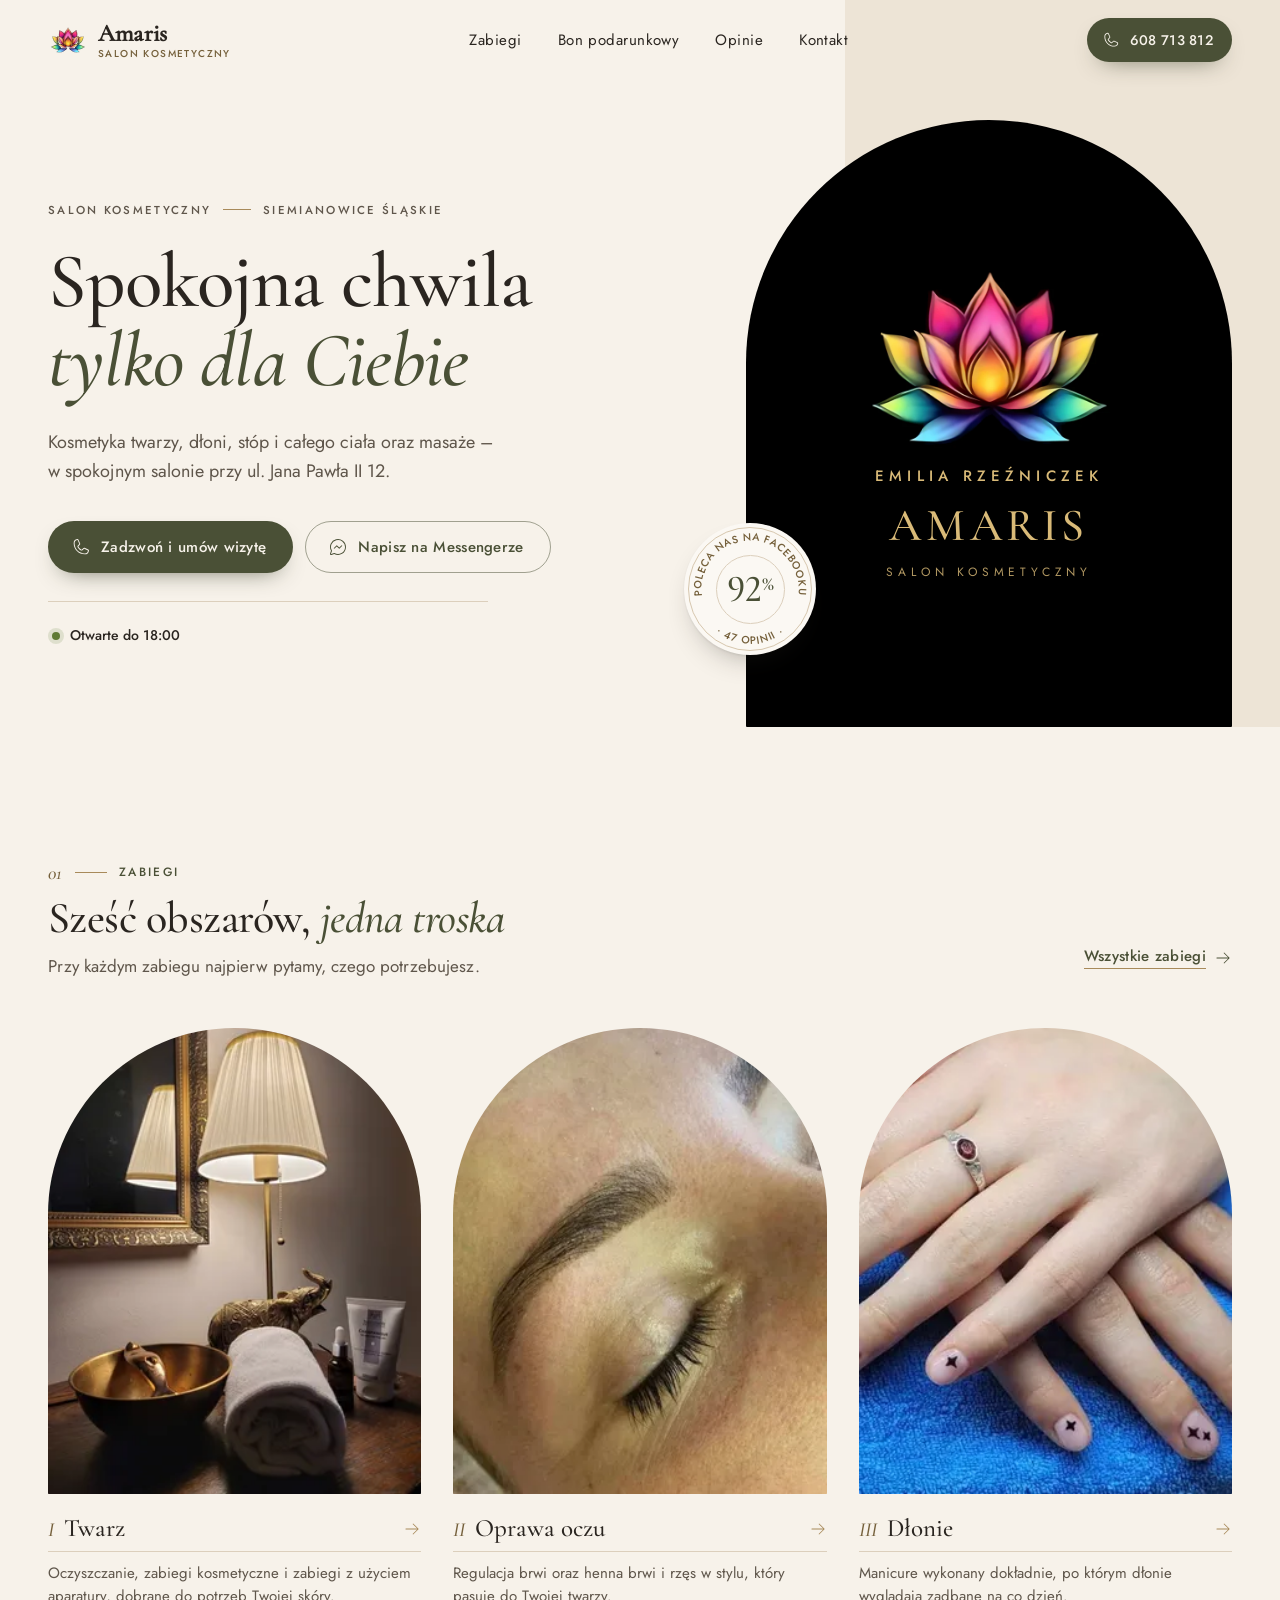
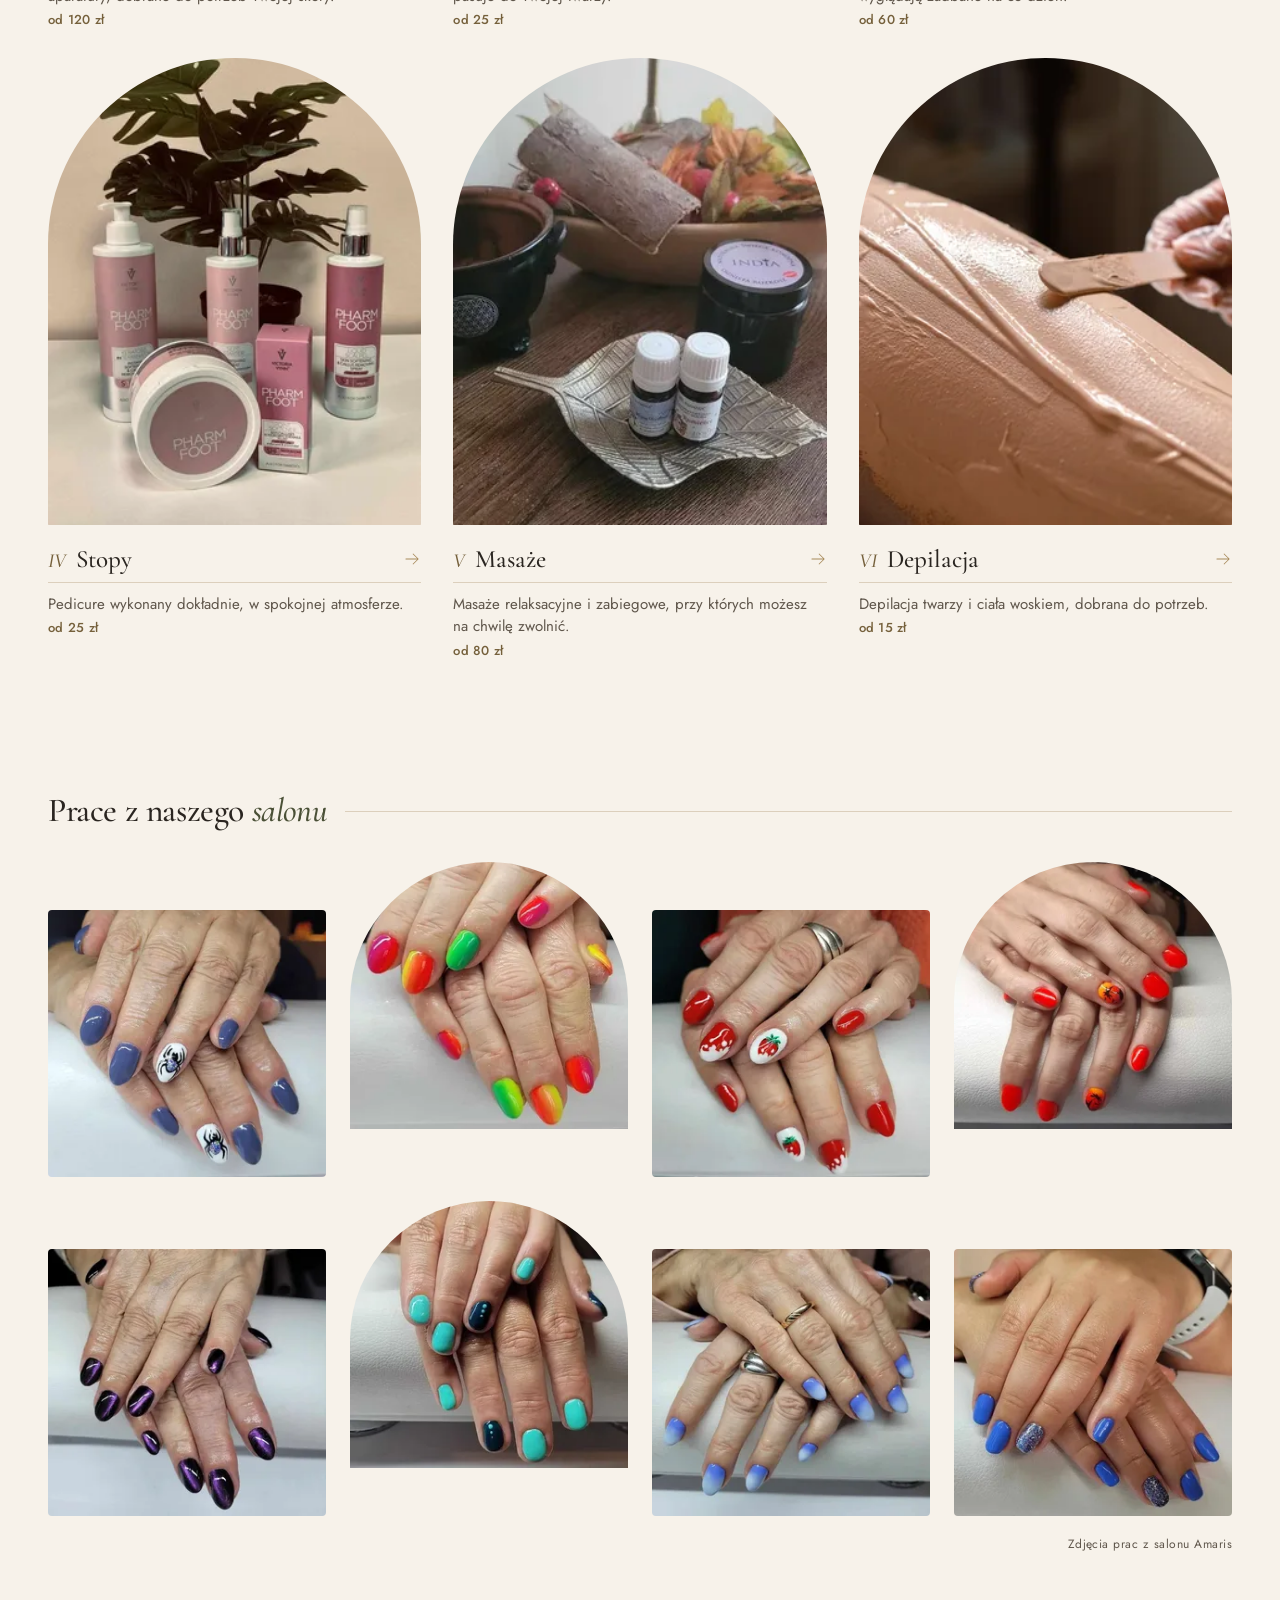
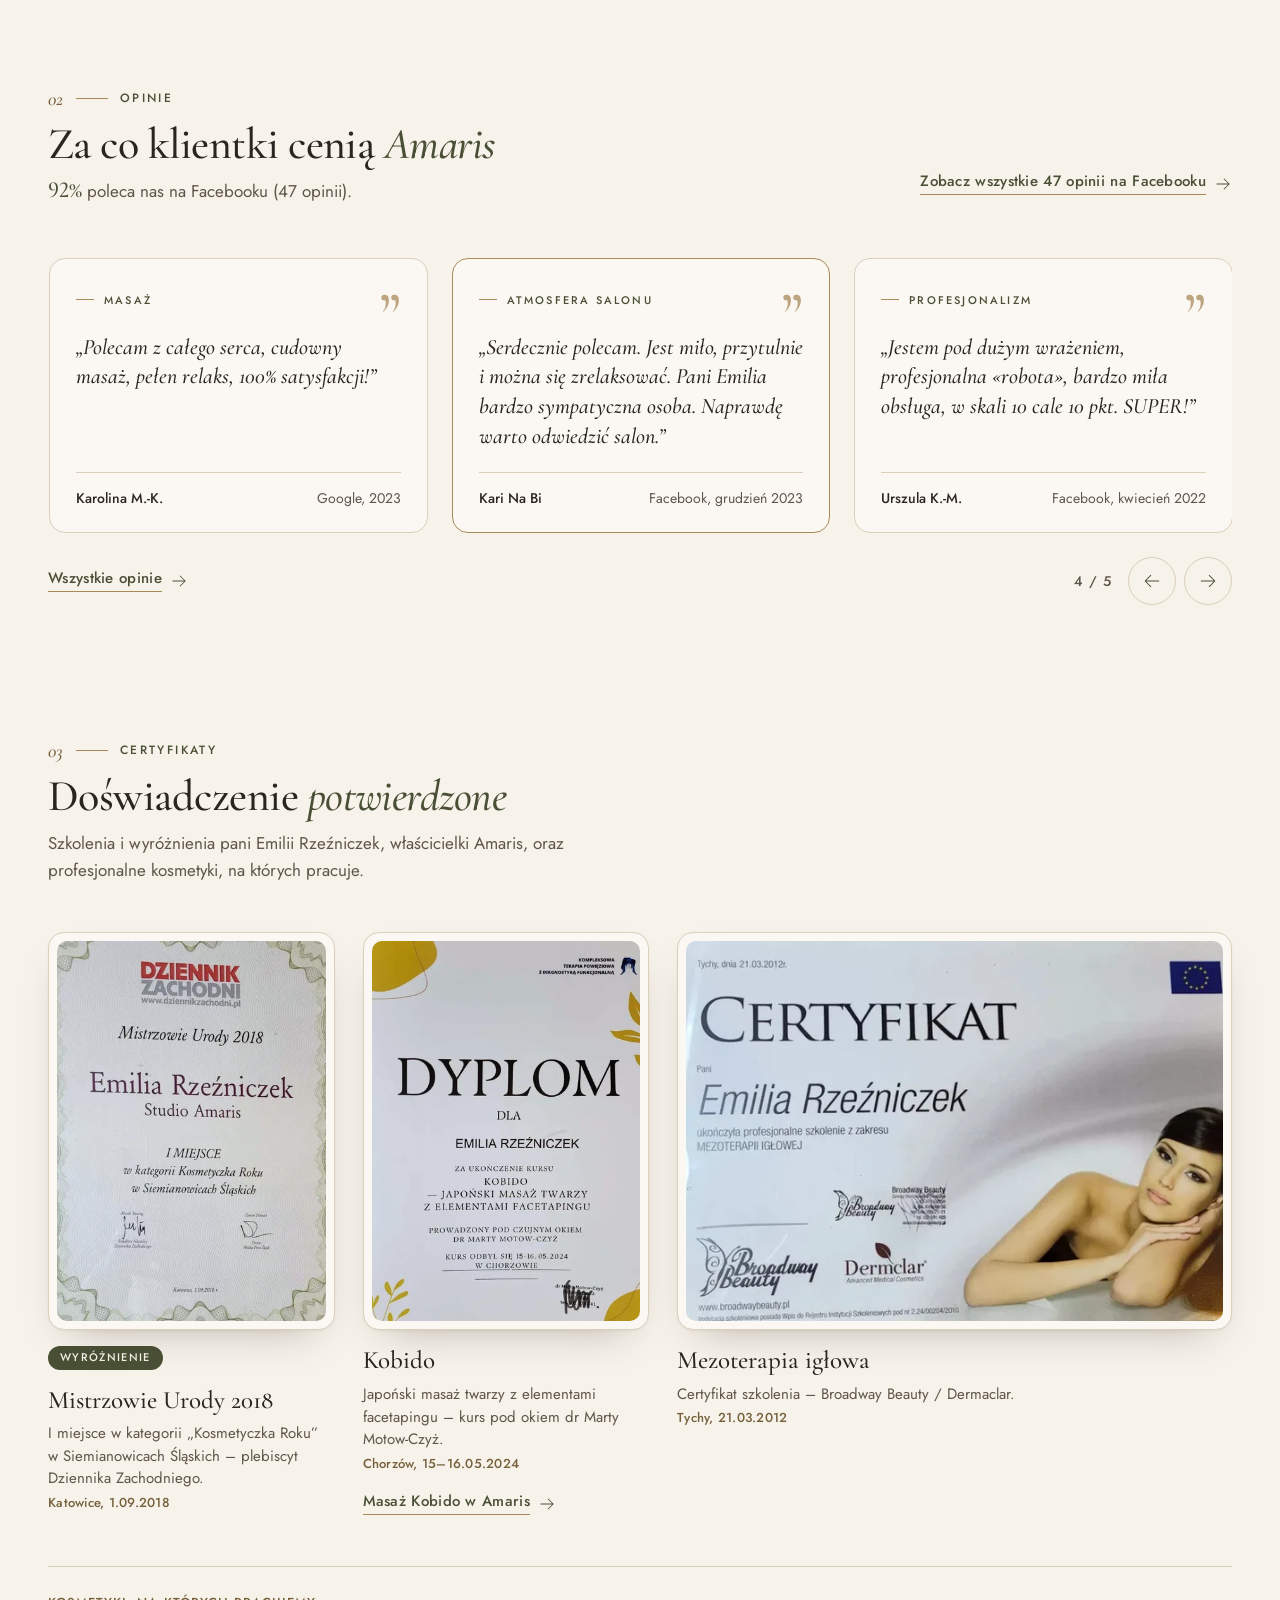
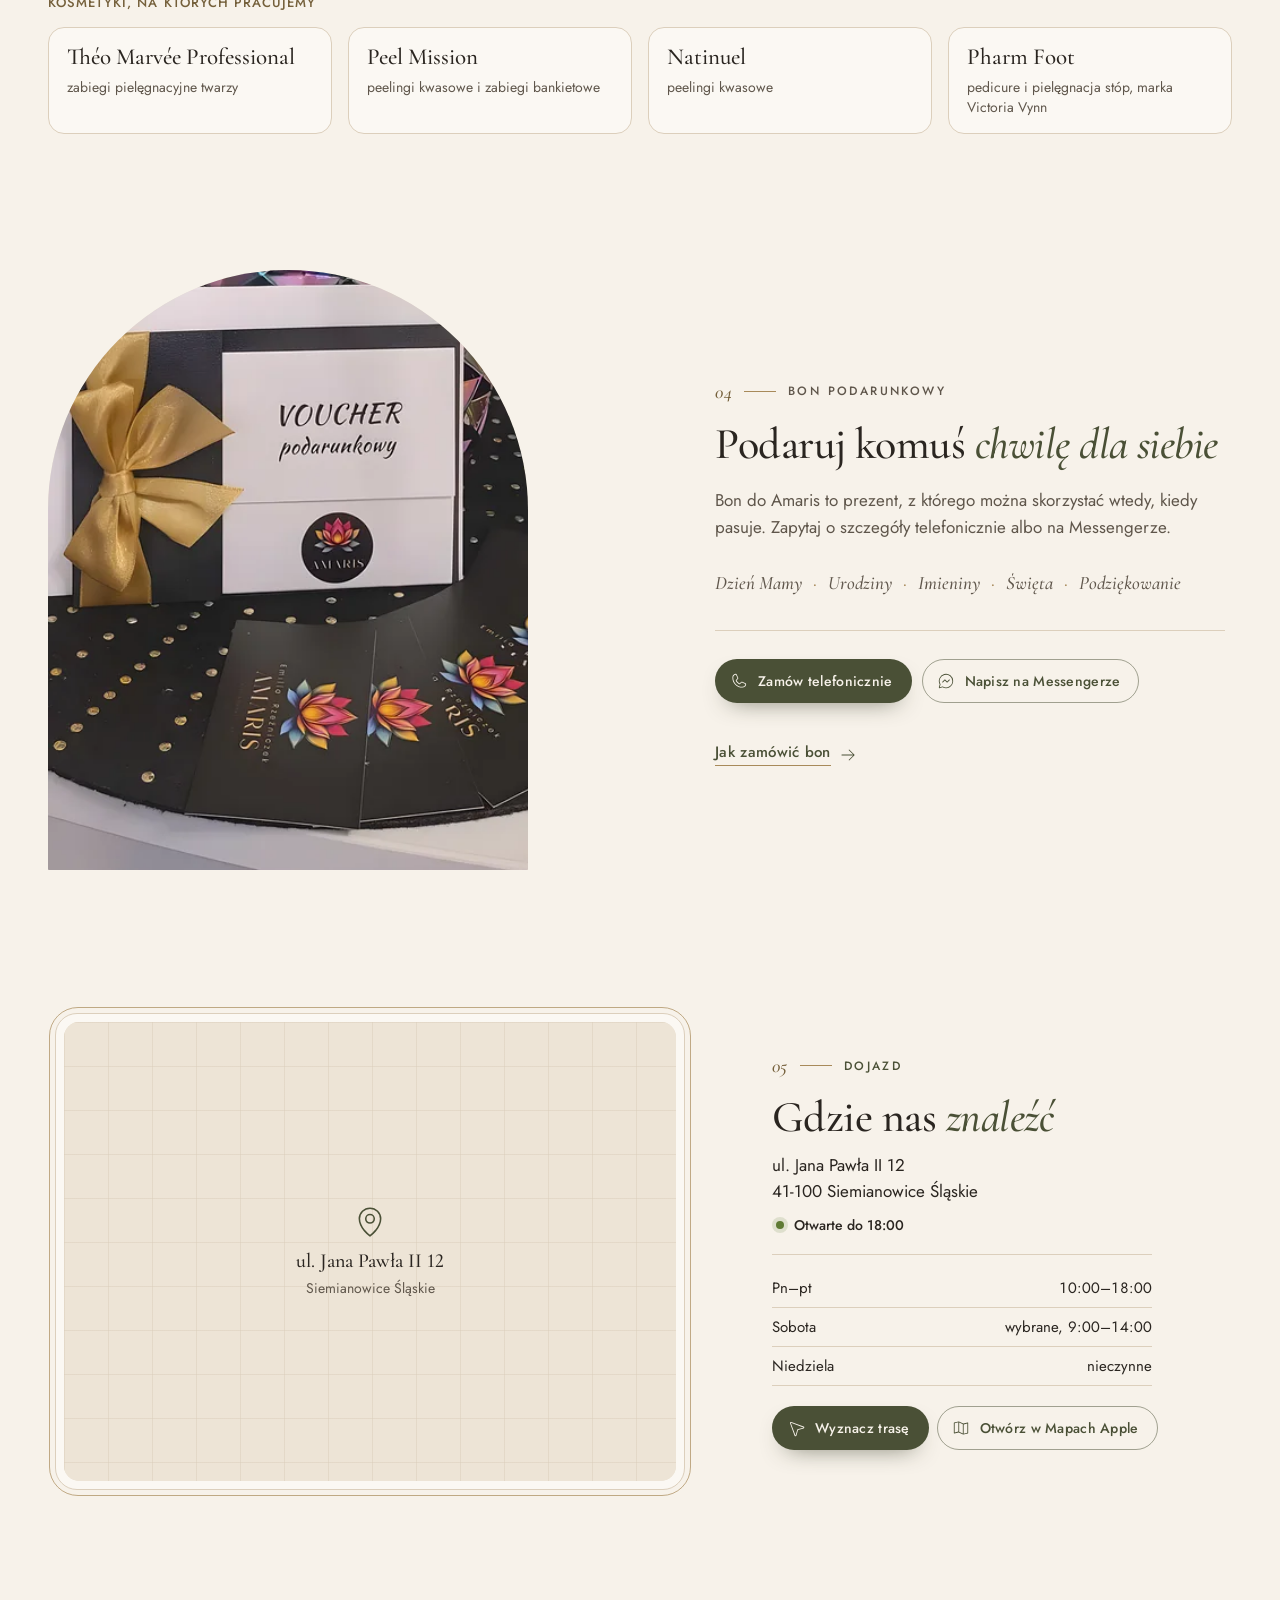
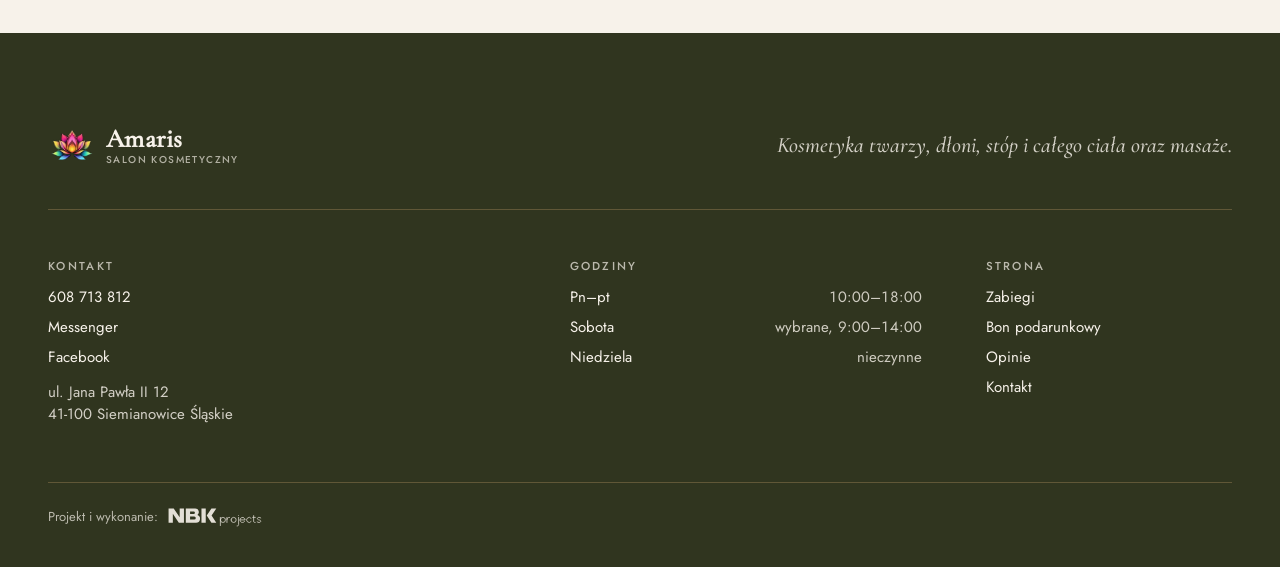
<file: index.html>
<!doctype html>
<html lang="pl">
<head>
<meta charset="utf-8">
<meta name="viewport" content="width=device-width, initial-scale=1, viewport-fit=cover">
<meta name="format-detection" content="telephone=no">
<title>Amaris – Salon kosmetyczny Siemianowice Śląskie</title>
<meta name="description" content="Amaris to salon kosmetyczny w centrum Siemianowic Śląskich, blisko Katowic i Chorzowa – zabiegi na twarz, henna brwi i rzęs, manicure, pedicure, masaże i depilacja. Umów się już dziś.">
<link rel="canonical" href="https://studioamaris.pl/">
<meta property="og:title" content="Amaris – Salon kosmetyczny Siemianowice Śląskie">
<meta property="og:description" content="Zabiegi na twarz, ciało, dłonie i stopy oraz masaże w salonie Amaris w Siemianowicach Śląskich i okolicy. Sprawdź zabiegi i umów wizytę.">
<meta property="og:type" content="website">
<meta property="og:locale" content="pl_PL">
<meta property="og:url" content="https://studioamaris.pl/">
<meta property="og:image" content="https://studioamaris.pl/og.jpg">
<meta property="og:image:width" content="1200">
<meta property="og:image:height" content="630">
<meta name="twitter:card" content="summary_large_image">
<meta name="theme-color" content="#4A5036">
<meta name="robots" content="index, follow, max-image-preview:large">
<link rel="icon" href="favicon.svg?v=2" type="image/svg+xml">
<link rel="icon" href="assets/logo/favicon-32.png?v=2" sizes="32x32" type="image/png">
<link rel="apple-touch-icon" href="assets/logo/apple-touch-icon.png?v=2">
<link rel="preload" href="assets/fonts/cormorant-garamond-latin-500-normal.woff2" as="font" type="font/woff2" crossorigin>
<link rel="preload" href="assets/fonts/jost-latin-400-normal.woff2" as="font" type="font/woff2" crossorigin>
<link rel="preload" as="image" href="assets/img/lotos-600.webp" imagesrcset="assets/img/lotos-600.webp 600w, assets/img/lotos-1000.webp 1000w" imagesizes="(min-width: 900px) 320px, 60vw">
<link rel="stylesheet" href="assets/css/amaris.css">
<script>document.documentElement.classList.add('js')</script>
<script type="application/ld+json">{"@context": "https://schema.org", "@type": "BeautySalon", "@id": "https://studioamaris.pl/#salon", "name": "Amaris – Salon kosmetyczny", "alternateName": "Studio Amaris", "url": "https://studioamaris.pl/", "logo": "https://studioamaris.pl/assets/logo/lotos-160.png", "image": "https://studioamaris.pl/og.jpg", "telephone": "+48608713812", "priceRange": "15–400 zł", "address": {"@type": "PostalAddress", "streetAddress": "ul. Jana Pawła II 12", "addressLocality": "Siemianowice Śląskie", "postalCode": "41-100", "addressCountry": "PL"}, "geo": {"@type": "GeoCoordinates", "latitude": 50.3056195, "longitude": 19.0266191}, "areaServed": ["Siemianowice Śląskie", "Katowice", "Chorzów", "Czeladź", "Będzin"], "sameAs": ["https://www.facebook.com/profile.php?id=100036847705995", "https://www.facebook.com/AmarisSalon"], "openingHoursSpecification": [{"@type": "OpeningHoursSpecification", "dayOfWeek": "Monday", "opens": "10:00", "closes": "18:00"}, {"@type": "OpeningHoursSpecification", "dayOfWeek": "Tuesday", "opens": "10:00", "closes": "18:00"}, {"@type": "OpeningHoursSpecification", "dayOfWeek": "Wednesday", "opens": "10:00", "closes": "18:00"}, {"@type": "OpeningHoursSpecification", "dayOfWeek": "Thursday", "opens": "10:00", "closes": "18:00"}, {"@type": "OpeningHoursSpecification", "dayOfWeek": "Friday", "opens": "10:00", "closes": "18:00"}], "hasOfferCatalog": {"@type": "OfferCatalog", "name": "Zabiegi Amaris", "itemListElement": [{"@type": "OfferCatalog", "name": "Twarz", "itemListElement": [{"@type": "Offer", "price": 150, "priceCurrency": "PLN", "itemOffered": {"@type": "Service", "name": "Oczyszczanie manualne podstawowe"}}, {"@type": "Offer", "price": 200, "priceCurrency": "PLN", "itemOffered": {"@type": "Service", "name": "Oczyszczanie manualne rozszerzone (kwasy, kawitacja)"}}, {"@type": "Offer", "price": 200, "priceCurrency": "PLN", "itemOffered": {"@type": "Service", "name": "Oczyszczanie wodorowe"}}, {"@type": "Offer", "price": 160, "priceCurrency": "PLN", "itemOffered": {"@type": "Service", "name": "Zabieg kosmetyczny z masażem"}}, {"@type": "Offer", "price": 120, "priceCurrency": "PLN", "itemOffered": {"@type": "Service", "name": "Podstawowy zabieg kosmetyczny – twarz i szyja"}}, {"@type": "Offer", "price": 170, "priceCurrency": "PLN", "itemOffered": {"@type": "Service", "name": "Podstawowy zabieg kosmetyczny – twarz, szyja i dekolt"}}, {"@type": "Offer", "price": 220, "priceCurrency": "PLN", "itemOffered": {"@type": "Service", "name": "Zabieg bankietowy Nana Gaba"}}, {"@type": "Offer", "price": 280, "priceCurrency": "PLN", "itemOffered": {"@type": "Service", "name": "Zabieg bankietowy Peel Mission"}}, {"@type": "Offer", "price": 160, "priceCurrency": "PLN", "itemOffered": {"@type": "Service", "name": "Monokwasy Peel Mission – jeden kwas"}}, {"@type": "Offer", "price": 300, "priceCurrency": "PLN", "itemOffered": {"@type": "Service", "name": "Zabieg biostymulujący – twarz i szyja"}}, {"@type": "Offer", "price": 180, "priceCurrency": "PLN", "itemOffered": {"@type": "Service", "name": "Zabieg z użyciem aparatury – twarz, szyja"}}]}, {"@type": "OfferCatalog", "name": "Oprawa oczu i brwi", "itemListElement": [{"@type": "Offer", "price": 25, "priceCurrency": "PLN", "itemOffered": {"@type": "Service", "name": "Regulacja brwi"}}, {"@type": "Offer", "price": 30, "priceCurrency": "PLN", "itemOffered": {"@type": "Service", "name": "Henna rzęs"}}, {"@type": "Offer", "price": 50, "priceCurrency": "PLN", "itemOffered": {"@type": "Service", "name": "Henna z regulacją"}}, {"@type": "Offer", "price": 60, "priceCurrency": "PLN", "itemOffered": {"@type": "Service", "name": "Henna z regulacją brwi i rzęs"}}]}, {"@type": "OfferCatalog", "name": "Dłonie", "itemListElement": [{"@type": "Offer", "price": 70, "priceCurrency": "PLN", "itemOffered": {"@type": "Service", "name": "Manicure klasyczny"}}, {"@type": "Offer", "price": 80, "priceCurrency": "PLN", "itemOffered": {"@type": "Service", "name": "Manicure japoński"}}, {"@type": "Offer", "price": 60, "priceCurrency": "PLN", "itemOffered": {"@type": "Service", "name": "Pielęgnacja dłoni"}}, {"@type": "Offer", "price": 110, "priceCurrency": "PLN", "itemOffered": {"@type": "Service", "name": "Manicure hybrydowy"}}, {"@type": "Offer", "price": 130, "priceCurrency": "PLN", "itemOffered": {"@type": "Service", "name": "Manicure żelowy"}}]}, {"@type": "OfferCatalog", "name": "Stopy", "itemListElement": [{"@type": "Offer", "price": 130, "priceCurrency": "PLN", "itemOffered": {"@type": "Service", "name": "Pedicure kosmetyczny"}}, {"@type": "Offer", "price": 150, "priceCurrency": "PLN", "itemOffered": {"@type": "Service", "name": "Pedicure podologiczny"}}, {"@type": "Offer", "price": 160, "priceCurrency": "PLN", "itemOffered": {"@type": "Service", "name": "Pedicure hybrydowy"}}]}, {"@type": "OfferCatalog", "name": "Masaże", "itemListElement": [{"@type": "Offer", "price": 100, "priceCurrency": "PLN", "itemOffered": {"@type": "Service", "name": "Masaż klasyczny – 30 min"}}, {"@type": "Offer", "price": 100, "priceCurrency": "PLN", "itemOffered": {"@type": "Service", "name": "Masaż relaksacyjny – 30 min"}}, {"@type": "Offer", "price": 220, "priceCurrency": "PLN", "itemOffered": {"@type": "Service", "name": "Masaż z gorącymi kamieniami"}}, {"@type": "Offer", "price": 80, "priceCurrency": "PLN", "itemOffered": {"@type": "Service", "name": "Masaż twarzy, szyi i dekoltu"}}, {"@type": "Offer", "price": 180, "priceCurrency": "PLN", "itemOffered": {"@type": "Service", "name": "Masaż Kobido"}}, {"@type": "Offer", "price": 360, "priceCurrency": "PLN", "itemOffered": {"@type": "Service", "name": "Masaż dla par"}}]}, {"@type": "OfferCatalog", "name": "Depilacja", "itemListElement": [{"@type": "Offer", "price": 15, "priceCurrency": "PLN", "itemOffered": {"@type": "Service", "name": "Wąsik"}}, {"@type": "Offer", "price": 60, "priceCurrency": "PLN", "itemOffered": {"@type": "Service", "name": "Depilacja twarzy"}}, {"@type": "Offer", "price": 50, "priceCurrency": "PLN", "itemOffered": {"@type": "Service", "name": "Depilacja pach"}}, {"@type": "Offer", "price": 60, "priceCurrency": "PLN", "itemOffered": {"@type": "Service", "name": "Depilacja ud"}}, {"@type": "Offer", "price": 80, "priceCurrency": "PLN", "itemOffered": {"@type": "Service", "name": "Depilacja łydek"}}, {"@type": "Offer", "price": 120, "priceCurrency": "PLN", "itemOffered": {"@type": "Service", "name": "Depilacja nóg"}}, {"@type": "Offer", "price": 120, "priceCurrency": "PLN", "itemOffered": {"@type": "Service", "name": "Depilacja pleców"}}]}, {"@type": "OfferCatalog", "name": "Pakiety", "itemListElement": [{"@type": "Offer", "price": 220, "priceCurrency": "PLN", "itemOffered": {"@type": "Service", "name": "Kobido z pielęgnacją"}}, {"@type": "Offer", "price": 360, "priceCurrency": "PLN", "itemOffered": {"@type": "Service", "name": "Kosmetyka twarzy i godzinny masaż ciała"}}]}]}, "founder": {"@type": "Person", "name": "Emilia Rzeźniczek", "award": "I miejsce – Kosmetyczka Roku w Siemianowicach Śląskich, Mistrzowie Urody 2018 (Dziennik Zachodni)", "hasCredential": [{"@type": "EducationalOccupationalCredential", "credentialCategory": "certificate", "name": "Kobido – japoński masaż twarzy z elementami facetapingu", "dateCreated": "2024-05-16", "recognizedBy": {"@type": "Person", "name": "Marta Motow-Czyż"}}, {"@type": "EducationalOccupationalCredential", "credentialCategory": "certificate", "name": "Mezoterapia igłowa", "dateCreated": "2012-03-21", "recognizedBy": {"@type": "Organization", "name": "Broadway Beauty / Dermaclar"}}]}}</script>
</head>
<body class="s-index">
<a class="przeskocz" href="#tresc">Przejdź do&nbsp;treści</a>
<header class="naglowek">
  <div class="wrap naglowek__wnetrze">
    <a class="logo" href="index.html"><span class="logo__znak"><img src="assets/logo/lotos-80.png" alt="" width="40" height="40" loading="eager"></span><span class="logo__tekst"><span class="logo__nazwa">Amaris</span><span class="logo__podpis">Salon kosmetyczny</span></span></a>
    <nav class="nawigacja" aria-label="Główna"><ul><li><a href="zabiegi.html">Zabiegi</a></li><li><a href="bon.html">Bon podarunkowy</a></li><li><a href="opinie.html">Opinie</a></li><li><a href="kontakt.html">Kontakt</a></li></ul></nav>
    <a class="btn btn--glowny btn--maly naglowek__tel" href="tel:+48608713812"><svg class="ikona" aria-hidden="true" focusable="false" xmlns="http://www.w3.org/2000/svg" viewBox="0 0 256 256" fill="currentColor"><path d="M221.59,160.3l-47.24-21.17a14,14,0,0,0-13.28,1.22,4.81,4.81,0,0,0-.56.42l-24.69,21a1.88,1.88,0,0,1-1.68.06c-15.87-7.66-32.31-24-40-39.65a1.91,1.91,0,0,1,0-1.68l21.07-25a6.13,6.13,0,0,0,.42-.58,14,14,0,0,0,1.12-13.27L95.73,34.49a14,14,0,0,0-14.56-8.38A54.24,54.24,0,0,0,34,80c0,78.3,63.7,142,142,142a54.25,54.25,0,0,0,53.89-47.17A14,14,0,0,0,221.59,160.3ZM176,210C104.32,210,46,151.68,46,80A42.23,42.23,0,0,1,82.67,38h.23a2,2,0,0,1,1.84,1.31l21.1,47.11a2,2,0,0,1,0,1.67L84.73,113.15a4.73,4.73,0,0,0-.43.57,14,14,0,0,0-.91,13.73c8.87,18.16,27.17,36.32,45.53,45.19a14,14,0,0,0,13.77-1c.19-.13.38-.27.56-.42l24.68-21a1.92,1.92,0,0,1,1.6-.1l47.25,21.17a2,2,0,0,1,1.21,2A42.24,42.24,0,0,1,176,210Z"/></svg>608&nbsp;713&nbsp;812</a>
    <button class="menu-przycisk" type="button" aria-expanded="false" aria-controls="menu" data-menu-otworz><svg class="ikona" aria-hidden="true" focusable="false" xmlns="http://www.w3.org/2000/svg" viewBox="0 0 256 256" fill="currentColor"><path d="M222,128a6,6,0,0,1-6,6H40a6,6,0,0,1,0-12H216A6,6,0,0,1,222,128ZM40,70H216a6,6,0,0,0,0-12H40a6,6,0,0,0,0,12ZM216,186H40a6,6,0,0,0,0,12H216a6,6,0,0,0,0-12Z"/></svg><span class="sr">Otwórz menu</span></button>
  </div>
</header>
<div class="menu" id="menu" role="dialog" aria-modal="true" aria-label="Menu" aria-hidden="true">
  <div class="wrap menu__gora">
    <a class="logo" href="index.html"><span class="logo__znak"><img src="assets/logo/lotos-80.png" alt="" width="40" height="40" loading="eager"></span><span class="logo__tekst"><span class="logo__nazwa">Amaris</span><span class="logo__podpis">Salon kosmetyczny</span></span></a>
    <button class="menu-przycisk" type="button" data-menu-zamknij><svg class="ikona" aria-hidden="true" focusable="false" xmlns="http://www.w3.org/2000/svg" viewBox="0 0 256 256" fill="currentColor"><path d="M204.24,195.76a6,6,0,1,1-8.48,8.48L128,136.49,60.24,204.24a6,6,0,0,1-8.48-8.48L119.51,128,51.76,60.24a6,6,0,0,1,8.48-8.48L128,119.51l67.76-67.75a6,6,0,0,1,8.48,8.48L136.49,128Z"/></svg><span class="sr">Zamknij menu</span></button>
  </div>
  <nav class="wrap" aria-label="Menu"><ul class="menu__lista"><li><a href="zabiegi.html"><span class="menu__nr" aria-hidden="true">01</span>Zabiegi<svg class="ikona" aria-hidden="true" focusable="false" xmlns="http://www.w3.org/2000/svg" viewBox="0 0 256 256" fill="currentColor"><path d="M220.24,132.24l-72,72a6,6,0,0,1-8.48-8.48L201.51,134H40a6,6,0,0,1,0-12H201.51L139.76,60.24a6,6,0,0,1,8.48-8.48l72,72A6,6,0,0,1,220.24,132.24Z"/></svg></a></li><li><a href="bon.html"><span class="menu__nr" aria-hidden="true">02</span>Bon podarunkowy<svg class="ikona" aria-hidden="true" focusable="false" xmlns="http://www.w3.org/2000/svg" viewBox="0 0 256 256" fill="currentColor"><path d="M220.24,132.24l-72,72a6,6,0,0,1-8.48-8.48L201.51,134H40a6,6,0,0,1,0-12H201.51L139.76,60.24a6,6,0,0,1,8.48-8.48l72,72A6,6,0,0,1,220.24,132.24Z"/></svg></a></li><li><a href="opinie.html"><span class="menu__nr" aria-hidden="true">03</span>Opinie<svg class="ikona" aria-hidden="true" focusable="false" xmlns="http://www.w3.org/2000/svg" viewBox="0 0 256 256" fill="currentColor"><path d="M220.24,132.24l-72,72a6,6,0,0,1-8.48-8.48L201.51,134H40a6,6,0,0,1,0-12H201.51L139.76,60.24a6,6,0,0,1,8.48-8.48l72,72A6,6,0,0,1,220.24,132.24Z"/></svg></a></li><li><a href="kontakt.html"><span class="menu__nr" aria-hidden="true">04</span>Kontakt<svg class="ikona" aria-hidden="true" focusable="false" xmlns="http://www.w3.org/2000/svg" viewBox="0 0 256 256" fill="currentColor"><path d="M220.24,132.24l-72,72a6,6,0,0,1-8.48-8.48L201.51,134H40a6,6,0,0,1,0-12H201.51L139.76,60.24a6,6,0,0,1,8.48-8.48l72,72A6,6,0,0,1,220.24,132.24Z"/></svg></a></li></ul></nav>
  <div class="wrap menu__dol">
    <p class="status" data-status data-stan="nieznany"><span class="status__kropka" aria-hidden="true"></span><span class="status__tekst">Pn–pt 10:00–18:00, wybrane soboty 9:00–14:00</span></p>
    <a class="btn btn--glowny" href="tel:+48608713812"><svg class="ikona" aria-hidden="true" focusable="false" xmlns="http://www.w3.org/2000/svg" viewBox="0 0 256 256" fill="currentColor"><path d="M221.59,160.3l-47.24-21.17a14,14,0,0,0-13.28,1.22,4.81,4.81,0,0,0-.56.42l-24.69,21a1.88,1.88,0,0,1-1.68.06c-15.87-7.66-32.31-24-40-39.65a1.91,1.91,0,0,1,0-1.68l21.07-25a6.13,6.13,0,0,0,.42-.58,14,14,0,0,0,1.12-13.27L95.73,34.49a14,14,0,0,0-14.56-8.38A54.24,54.24,0,0,0,34,80c0,78.3,63.7,142,142,142a54.25,54.25,0,0,0,53.89-47.17A14,14,0,0,0,221.59,160.3ZM176,210C104.32,210,46,151.68,46,80A42.23,42.23,0,0,1,82.67,38h.23a2,2,0,0,1,1.84,1.31l21.1,47.11a2,2,0,0,1,0,1.67L84.73,113.15a4.73,4.73,0,0,0-.43.57,14,14,0,0,0-.91,13.73c8.87,18.16,27.17,36.32,45.53,45.19a14,14,0,0,0,13.77-1c.19-.13.38-.27.56-.42l24.68-21a1.92,1.92,0,0,1,1.6-.1l47.25,21.17a2,2,0,0,1,1.21,2A42.24,42.24,0,0,1,176,210Z"/></svg>Zadzwoń i&nbsp;umów wizytę</a>
    <a class="btn btn--obrys" href="https://m.me/AmarisSalon" target="_blank" rel="noopener"><svg class="ikona" aria-hidden="true" focusable="false" xmlns="http://www.w3.org/2000/svg" viewBox="0 0 256 256" fill="currentColor"><path d="M180.24,107.76a6,6,0,0,1,0,8.48l-32,32a6,6,0,0,1-8.48,0L112,120.49,84.24,148.24a6,6,0,0,1-8.48-8.48l32-32a6,6,0,0,1,8.48,0L144,135.51l27.76-27.75A6,6,0,0,1,180.24,107.76ZM230,128A102,102,0,0,1,79.31,217.65L44.44,229.27a14,14,0,0,1-17.71-17.71l11.62-34.87A102,102,0,1,1,230,128Zm-12,0A90,90,0,1,0,50.08,173.06a6,6,0,0,1,.5,4.91L38.12,215.35a2,2,0,0,0,2.53,2.53L78,205.42a6.2,6.2,0,0,1,1.9-.31,6.09,6.09,0,0,1,3,.81A90,90,0,0,0,218,128Z"/></svg>Napisz na&nbsp;Messengerze<span class="sr"> (otwiera się w&nbsp;nowej karcie)</span></a>
    <p class="menu__adres">ul.&nbsp;Jana&nbsp;Pawła&nbsp;II&nbsp;12, <span class="nw">41-100</span>&nbsp;Siemianowice&nbsp;Śląskie</p>
  </div>
</div>
<main id="tresc">
<section class="hero" aria-labelledby="h-hero">
  <div class="wrap hero__siatka">
    <div class="hero__tekst">
      <p class="hero__nad"><span>Salon kosmetyczny</span><span class="hero__kreska" aria-hidden="true"></span><span>Siemianowice&nbsp;Śląskie</span></p>
      <h1 id="h-hero">Spokojna chwila <em>tylko dla Ciebie</em></h1>
      <p class="hero__lead">Kosmetyka twarzy, dłoni, stóp i&nbsp;całego ciała oraz masaże<span class="dl">&nbsp;– w&nbsp;spokojnym salonie przy ul.&nbsp;Jana&nbsp;Pawła&nbsp;II&nbsp;12</span>.</p>
      <div class="hero__cta" data-start-cta><a class="btn btn--glowny" href="tel:+48608713812"><svg class="ikona" aria-hidden="true" focusable="false" xmlns="http://www.w3.org/2000/svg" viewBox="0 0 256 256" fill="currentColor"><path d="M221.59,160.3l-47.24-21.17a14,14,0,0,0-13.28,1.22,4.81,4.81,0,0,0-.56.42l-24.69,21a1.88,1.88,0,0,1-1.68.06c-15.87-7.66-32.31-24-40-39.65a1.91,1.91,0,0,1,0-1.68l21.07-25a6.13,6.13,0,0,0,.42-.58,14,14,0,0,0,1.12-13.27L95.73,34.49a14,14,0,0,0-14.56-8.38A54.24,54.24,0,0,0,34,80c0,78.3,63.7,142,142,142a54.25,54.25,0,0,0,53.89-47.17A14,14,0,0,0,221.59,160.3ZM176,210C104.32,210,46,151.68,46,80A42.23,42.23,0,0,1,82.67,38h.23a2,2,0,0,1,1.84,1.31l21.1,47.11a2,2,0,0,1,0,1.67L84.73,113.15a4.73,4.73,0,0,0-.43.57,14,14,0,0,0-.91,13.73c8.87,18.16,27.17,36.32,45.53,45.19a14,14,0,0,0,13.77-1c.19-.13.38-.27.56-.42l24.68-21a1.92,1.92,0,0,1,1.6-.1l47.25,21.17a2,2,0,0,1,1.21,2A42.24,42.24,0,0,1,176,210Z"/></svg><span>Zadzwoń<span class="dl"> i&nbsp;umów wizytę</span></span></a><a class="btn btn--obrys" href="https://m.me/AmarisSalon" target="_blank" rel="noopener"><svg class="ikona" aria-hidden="true" focusable="false" xmlns="http://www.w3.org/2000/svg" viewBox="0 0 256 256" fill="currentColor"><path d="M180.24,107.76a6,6,0,0,1,0,8.48l-32,32a6,6,0,0,1-8.48,0L112,120.49,84.24,148.24a6,6,0,0,1-8.48-8.48l32-32a6,6,0,0,1,8.48,0L144,135.51l27.76-27.75A6,6,0,0,1,180.24,107.76ZM230,128A102,102,0,0,1,79.31,217.65L44.44,229.27a14,14,0,0,1-17.71-17.71l11.62-34.87A102,102,0,1,1,230,128Zm-12,0A90,90,0,1,0,50.08,173.06a6,6,0,0,1,.5,4.91L38.12,215.35a2,2,0,0,0,2.53,2.53L78,205.42a6.2,6.2,0,0,1,1.9-.31,6.09,6.09,0,0,1,3,.81A90,90,0,0,0,218,128Z"/></svg><span>Napisz<span class="dl"> na&nbsp;Messengerze</span></span><span class="sr"> (otwiera się w&nbsp;nowej karcie)</span></a></div>
      <p class="status hero__status" data-status data-stan="nieznany"><span class="status__kropka" aria-hidden="true"></span><span class="status__tekst">Pn–pt 10:00–18:00, wybrane soboty 9:00–14:00</span></p>
    </div>
    <div class="hero__foto">
      <div class="luk-rama"><div class="luk hero__wizytowka">
        <img src="assets/img/lotos-600.webp" srcset="assets/img/lotos-600.webp 600w, assets/img/lotos-1000.webp 1000w" sizes="(min-width: 900px) 320px, 60vw" width="491" height="345" alt="Logo salonu Amaris – kolorowy kwiat lotosu, Emilia Rzeźniczek" fetchpriority="high">
        <p class="hero__wiz-imie">Emilia&nbsp;Rzeźniczek</p>
        <p class="hero__wiz-marka">Amaris</p>
        <p class="hero__wiz-podpis">salon kosmetyczny</p>
      </div></div>
      <a class="pieczec" href="opinie.html">
        <svg class="pieczec__krag" viewBox="0 0 120 120" aria-hidden="true" focusable="false"><defs><path id="pieczec-gora" d="M18.65 75.05A44 44 0 1 1 101.35 75.05"/><path id="pieczec-dol" d="M13.02 77.1A50 50 0 0 0 106.98 77.1"/></defs><text text-anchor="middle"><textPath href="#pieczec-gora" startOffset="50%" textLength="150" lengthAdjust="spacing">POLECA NAS NA FACEBOOKU</textPath></text><text text-anchor="middle"><textPath href="#pieczec-dol" startOffset="50%">· 47&nbsp;OPINII ·</textPath></text></svg>
        <span class="pieczec__liczba">92<small>%</small></span>
        <span class="sr">92% poleca Amaris na&nbsp;Facebooku, 47&nbsp;opinii&nbsp;– zobacz opinie</span>
      </a>
    </div>
  </div>
</section>

<section class="sekcja reveal" aria-labelledby="h-zabiegi">
  <div class="wrap">
    <div class="glowa glowa--rzad">
      <p class="etykieta"><span class="etykieta__nr">01</span><span class="etykieta__kreska" aria-hidden="true"></span>Zabiegi</p>
      <h2 id="h-zabiegi">Sześć obszarów, <em>jedna troska</em></h2>
      <p class="glowa__opis">Przy każdym zabiegu najpierw pytamy, czego potrzebujesz.</p>
      <a class="link" href="zabiegi.html"><span>Wszystkie zabiegi</span><svg class="ikona" aria-hidden="true" focusable="false" xmlns="http://www.w3.org/2000/svg" viewBox="0 0 256 256" fill="currentColor"><path d="M220.24,132.24l-72,72a6,6,0,0,1-8.48-8.48L201.51,134H40a6,6,0,0,1,0-12H201.51L139.76,60.24a6,6,0,0,1,8.48-8.48l72,72A6,6,0,0,1,220.24,132.24Z"/></svg></a>
    </div>
    <ul class="kategorie">
      <li><a class="kategoria" href="zabiegi.html#twarz">
        <span class="kategoria__foto"><img src="assets/img/real-twarz-stanowisko-600.webp" srcset="assets/img/real-twarz-stanowisko-300.webp 300w, assets/img/real-twarz-stanowisko-600.webp 600w, assets/img/real-twarz-stanowisko-1000.webp 1000w" sizes="(min-width: 1000px) 280px, (min-width: 600px) 38vw, 52vw" width="600" height="750" alt="Stanowisko do&nbsp;zabiegu na&nbsp;twarz w&nbsp;salonie Amaris" loading="lazy" decoding="async"></span>
        <span class="kategoria__nr" aria-hidden="true">I</span>
        <span class="kategoria__tytul">Twarz<svg class="ikona" aria-hidden="true" focusable="false" xmlns="http://www.w3.org/2000/svg" viewBox="0 0 256 256" fill="currentColor"><path d="M220.24,132.24l-72,72a6,6,0,0,1-8.48-8.48L201.51,134H40a6,6,0,0,1,0-12H201.51L139.76,60.24a6,6,0,0,1,8.48-8.48l72,72A6,6,0,0,1,220.24,132.24Z"/></svg></span>
        <span class="kategoria__opis">Oczyszczanie, zabiegi kosmetyczne i&nbsp;zabiegi z&nbsp;użyciem aparatury, dobrane do&nbsp;potrzeb Twojej skóry.</span>
        <span class="kategoria__cena">od&nbsp;120&nbsp;zł</span>
      </a></li>
      <li><a class="kategoria" href="zabiegi.html#oko">
        <span class="kategoria__foto"><img src="assets/img/real-brwi-600.webp" srcset="assets/img/real-brwi-300.webp 300w, assets/img/real-brwi-600.webp 600w, assets/img/real-brwi-1000.webp 1000w" sizes="(min-width: 1000px) 280px, (min-width: 600px) 38vw, 52vw" width="600" height="750" alt="Brew po&nbsp;regulacji i&nbsp;hennie wykonana w&nbsp;salonie Amaris" loading="lazy" decoding="async"></span>
        <span class="kategoria__nr" aria-hidden="true">II</span>
        <span class="kategoria__tytul">Oprawa oczu<svg class="ikona" aria-hidden="true" focusable="false" xmlns="http://www.w3.org/2000/svg" viewBox="0 0 256 256" fill="currentColor"><path d="M220.24,132.24l-72,72a6,6,0,0,1-8.48-8.48L201.51,134H40a6,6,0,0,1,0-12H201.51L139.76,60.24a6,6,0,0,1,8.48-8.48l72,72A6,6,0,0,1,220.24,132.24Z"/></svg></span>
        <span class="kategoria__opis">Regulacja brwi oraz henna brwi i&nbsp;rzęs w&nbsp;stylu, który pasuje do&nbsp;Twojej twarzy.</span>
        <span class="kategoria__cena">od&nbsp;25&nbsp;zł</span>
      </a></li>
      <li><a class="kategoria" href="zabiegi.html#dlonie">
        <span class="kategoria__foto"><img src="assets/img/real-paznokcie-gwiazdki-600.webp" srcset="assets/img/real-paznokcie-gwiazdki-300.webp 300w, assets/img/real-paznokcie-gwiazdki-600.webp 600w, assets/img/real-paznokcie-gwiazdki-1000.webp 1000w" sizes="(min-width: 1000px) 280px, (min-width: 600px) 38vw, 52vw" width="600" height="750" alt="Manicure w&nbsp;odcieniu nude z&nbsp;czarnymi gwiazdkami, wykonany w&nbsp;salonie Amaris" loading="lazy" decoding="async"></span>
        <span class="kategoria__nr" aria-hidden="true">III</span>
        <span class="kategoria__tytul">Dłonie<svg class="ikona" aria-hidden="true" focusable="false" xmlns="http://www.w3.org/2000/svg" viewBox="0 0 256 256" fill="currentColor"><path d="M220.24,132.24l-72,72a6,6,0,0,1-8.48-8.48L201.51,134H40a6,6,0,0,1,0-12H201.51L139.76,60.24a6,6,0,0,1,8.48-8.48l72,72A6,6,0,0,1,220.24,132.24Z"/></svg></span>
        <span class="kategoria__opis">Manicure wykonany dokładnie, po&nbsp;którym dłonie wyglądają zadbane na&nbsp;co dzień.</span>
        <span class="kategoria__cena">od&nbsp;60&nbsp;zł</span>
      </a></li>
      <li><a class="kategoria" href="zabiegi.html#stopy">
        <span class="kategoria__foto"><img src="assets/img/real-pharm-foot-600.webp" srcset="assets/img/real-pharm-foot-300.webp 300w, assets/img/real-pharm-foot-600.webp 600w, assets/img/real-pharm-foot-1000.webp 1000w" sizes="(min-width: 1000px) 280px, (min-width: 600px) 38vw, 52vw" width="600" height="750" alt="Kosmetyki Pharm Foot marki Victoria Vynn do&nbsp;pielęgnacji stóp, używane w&nbsp;salonie Amaris" loading="lazy" decoding="async"></span>
        <span class="kategoria__nr" aria-hidden="true">IV</span>
        <span class="kategoria__tytul">Stopy<svg class="ikona" aria-hidden="true" focusable="false" xmlns="http://www.w3.org/2000/svg" viewBox="0 0 256 256" fill="currentColor"><path d="M220.24,132.24l-72,72a6,6,0,0,1-8.48-8.48L201.51,134H40a6,6,0,0,1,0-12H201.51L139.76,60.24a6,6,0,0,1,8.48-8.48l72,72A6,6,0,0,1,220.24,132.24Z"/></svg></span>
        <span class="kategoria__opis">Pedicure wykonany dokładnie, w&nbsp;spokojnej atmosferze.</span>
        <span class="kategoria__cena">od&nbsp;25&nbsp;zł</span>
      </a></li>
      <li><a class="kategoria" href="zabiegi.html#masaze">
        <span class="kategoria__foto"><img src="assets/img/real-aromaterapia-600.webp" srcset="assets/img/real-aromaterapia-300.webp 300w, assets/img/real-aromaterapia-600.webp 600w, assets/img/real-aromaterapia-1000.webp 1000w" sizes="(min-width: 1000px) 280px, (min-width: 600px) 38vw, 52vw" width="600" height="750" alt="Olejki do&nbsp;aromaterapii w&nbsp;gabinecie Amaris" loading="lazy" decoding="async"></span>
        <span class="kategoria__nr" aria-hidden="true">V</span>
        <span class="kategoria__tytul">Masaże<svg class="ikona" aria-hidden="true" focusable="false" xmlns="http://www.w3.org/2000/svg" viewBox="0 0 256 256" fill="currentColor"><path d="M220.24,132.24l-72,72a6,6,0,0,1-8.48-8.48L201.51,134H40a6,6,0,0,1,0-12H201.51L139.76,60.24a6,6,0,0,1,8.48-8.48l72,72A6,6,0,0,1,220.24,132.24Z"/></svg></span>
        <span class="kategoria__opis">Masaże relaksacyjne i&nbsp;zabiegowe, przy których możesz na&nbsp;chwilę zwolnić.</span>
        <span class="kategoria__cena">od&nbsp;80&nbsp;zł</span>
      </a></li>
      <li><a class="kategoria" href="zabiegi.html#depilacja">
        <span class="kategoria__foto"><img src="assets/img/stock-depilacja-wosk-600.webp" srcset="assets/img/stock-depilacja-wosk-300.webp 300w, assets/img/stock-depilacja-wosk-600.webp 600w, assets/img/stock-depilacja-wosk-1000.webp 1000w" sizes="(min-width: 1000px) 280px, (min-width: 600px) 38vw, 52vw" width="600" height="750" alt="Depilacja woskiem – nakładanie wosku szpatułką" loading="lazy" decoding="async"></span>
        <span class="kategoria__nr" aria-hidden="true">VI</span>
        <span class="kategoria__tytul">Depilacja<svg class="ikona" aria-hidden="true" focusable="false" xmlns="http://www.w3.org/2000/svg" viewBox="0 0 256 256" fill="currentColor"><path d="M220.24,132.24l-72,72a6,6,0,0,1-8.48-8.48L201.51,134H40a6,6,0,0,1,0-12H201.51L139.76,60.24a6,6,0,0,1,8.48-8.48l72,72A6,6,0,0,1,220.24,132.24Z"/></svg></span>
        <span class="kategoria__opis">Depilacja twarzy i&nbsp;ciała woskiem, dobrana do&nbsp;potrzeb.</span>
        <span class="kategoria__cena">od&nbsp;15&nbsp;zł</span>
      </a></li>
    </ul>
  </div>
</section>

<section class="nastroj reveal" aria-labelledby="h-nastroj">
  <div class="wrap">
    <h2 id="h-nastroj" class="nastroj__tytul"><span>Prace z&nbsp;naszego <em>salonu</em></span></h2>
    <ul class="nastroj__pas">
        <li class="nastroj__kadr nastroj__kadr--1"><img src="assets/img/real-paznokcie-granat-pajaczek-600.webp" srcset="assets/img/real-paznokcie-granat-pajaczek-300.webp 300w, assets/img/real-paznokcie-granat-pajaczek-600.webp 600w, assets/img/real-paznokcie-granat-pajaczek-1000.webp 1000w" sizes="(min-width: 1000px) 190px, (min-width: 700px) 24vw, 37vw" width="600" height="577" alt="Stylizacja paznokci – granat z&nbsp;pajączkiem" loading="lazy" decoding="async"></li>
        <li class="nastroj__kadr nastroj__kadr--0"><img src="assets/img/real-paznokcie-teczowe-600.webp" srcset="assets/img/real-paznokcie-teczowe-300.webp 300w, assets/img/real-paznokcie-teczowe-600.webp 600w, assets/img/real-paznokcie-teczowe-1000.webp 1000w" sizes="(min-width: 1000px) 190px, (min-width: 700px) 24vw, 37vw" width="600" height="577" alt="Stylizacja paznokci – tęczowe neony" loading="lazy" decoding="async"></li>
        <li class="nastroj__kadr nastroj__kadr--1"><img src="assets/img/real-paznokcie-czerwien-truskawka-600.webp" srcset="assets/img/real-paznokcie-czerwien-truskawka-300.webp 300w, assets/img/real-paznokcie-czerwien-truskawka-600.webp 600w, assets/img/real-paznokcie-czerwien-truskawka-1000.webp 1000w" sizes="(min-width: 1000px) 190px, (min-width: 700px) 24vw, 37vw" width="600" height="577" alt="Stylizacja paznokci – czerwień z&nbsp;truskawką" loading="lazy" decoding="async"></li>
        <li class="nastroj__kadr nastroj__kadr--0"><img src="assets/img/real-paznokcie-czerwien-palma-600.webp" srcset="assets/img/real-paznokcie-czerwien-palma-300.webp 300w, assets/img/real-paznokcie-czerwien-palma-600.webp 600w, assets/img/real-paznokcie-czerwien-palma-1000.webp 1000w" sizes="(min-width: 1000px) 190px, (min-width: 700px) 24vw, 37vw" width="600" height="577" alt="Stylizacja paznokci – czerwień z&nbsp;zachodem słońca" loading="lazy" decoding="async"></li>
        <li class="nastroj__kadr nastroj__kadr--1"><img src="assets/img/real-paznokcie-fiolet-kocie-oko-600.webp" srcset="assets/img/real-paznokcie-fiolet-kocie-oko-300.webp 300w, assets/img/real-paznokcie-fiolet-kocie-oko-600.webp 600w, assets/img/real-paznokcie-fiolet-kocie-oko-1000.webp 1000w" sizes="(min-width: 1000px) 190px, (min-width: 700px) 24vw, 37vw" width="600" height="577" alt="Stylizacja paznokci – fioletowe kocie oko" loading="lazy" decoding="async"></li>
        <li class="nastroj__kadr nastroj__kadr--0"><img src="assets/img/real-paznokcie-mieta-granat-600.webp" srcset="assets/img/real-paznokcie-mieta-granat-300.webp 300w, assets/img/real-paznokcie-mieta-granat-600.webp 600w, assets/img/real-paznokcie-mieta-granat-1000.webp 1000w" sizes="(min-width: 1000px) 190px, (min-width: 700px) 24vw, 37vw" width="600" height="577" alt="Stylizacja paznokci – mięta z&nbsp;granatowymi kropkami" loading="lazy" decoding="async"></li>
        <li class="nastroj__kadr nastroj__kadr--1"><img src="assets/img/real-paznokcie-blekit-ombre-600.webp" srcset="assets/img/real-paznokcie-blekit-ombre-300.webp 300w, assets/img/real-paznokcie-blekit-ombre-600.webp 600w, assets/img/real-paznokcie-blekit-ombre-1000.webp 1000w" sizes="(min-width: 1000px) 190px, (min-width: 700px) 24vw, 37vw" width="600" height="577" alt="Stylizacja paznokci – błękitne ombre" loading="lazy" decoding="async"></li>
        <li class="nastroj__kadr nastroj__kadr--1"><img src="assets/img/real-paznokcie-kobalt-brokat-600.webp" srcset="assets/img/real-paznokcie-kobalt-brokat-300.webp 300w, assets/img/real-paznokcie-kobalt-brokat-600.webp 600w, assets/img/real-paznokcie-kobalt-brokat-1000.webp 1000w" sizes="(min-width: 1000px) 190px, (min-width: 700px) 24vw, 37vw" width="600" height="577" alt="Stylizacja paznokci – kobalt z&nbsp;brokatowym akcentem" loading="lazy" decoding="async"></li>
    </ul>
    <p class="nastroj__podpis">Zdjęcia prac z&nbsp;salonu Amaris</p>
  </div>
</section>

<section class="sekcja reveal" aria-labelledby="h-opinie">
  <div class="wrap">
    <div class="glowa glowa--rzad">
      <p class="etykieta"><span class="etykieta__nr">02</span><span class="etykieta__kreska" aria-hidden="true"></span>Opinie</p>
      <h2 id="h-opinie">Za co klientki cenią <em>Amaris</em></h2>
      <p class="glowa__opis"><strong class="glowa__wynik">92%</strong> poleca nas na&nbsp;Facebooku (47&nbsp;opinii).</p>
      <a class="link" href="https://www.facebook.com/AmarisSalon/reviews" target="_blank" rel="noopener"><span>Zobacz wszystkie 47&nbsp;opinii na&nbsp;Facebooku</span><svg class="ikona" aria-hidden="true" focusable="false" xmlns="http://www.w3.org/2000/svg" viewBox="0 0 256 256" fill="currentColor"><path d="M220.24,132.24l-72,72a6,6,0,0,1-8.48-8.48L201.51,134H40a6,6,0,0,1,0-12H201.51L139.76,60.24a6,6,0,0,1,8.48-8.48l72,72A6,6,0,0,1,220.24,132.24Z"/></svg><span class="sr"> (otwiera się w&nbsp;nowej karcie)</span></a>
    </div>
    <div class="slider" data-slider>
    <ul class="slider__tor" aria-label="Opinie klientek" tabindex="0">
      <li class="slider__wypelniacz" aria-hidden="true"></li>
      <li class="opinia">
        <div class="opinia__gora">
          <p class="opinia__temat">Pedicure</p>
          <span class="opinia__znak" aria-hidden="true">”</span>
        </div>
        <blockquote class="opinia__cytat"><p>„Polecam każdemu, pani Emilka mistrzyni jak dla mnie. Pedicure wykonany z&nbsp;dokładnością i&nbsp;profesjonalnie, czułam się odprężona.”</p></blockquote>
        <p class="opinia__autor"><strong>Kasia T.</strong><span>Facebook, grudzień 2024</span></p>
      </li>
      <li class="opinia">
        <div class="opinia__gora">
          <p class="opinia__temat">Masaż Kobido</p>
          <span class="opinia__znak" aria-hidden="true">”</span>
        </div>
        <blockquote class="opinia__cytat"><p>„Wspaniały masaż kobido. Uwielbiam to miejsce i&nbsp;każdemu polecam z&nbsp;całego serca!”</p></blockquote>
        <p class="opinia__autor"><strong>Emi G.</strong><span>Google, 2025</span></p>
      </li>
      <li class="opinia">
        <div class="opinia__gora">
          <p class="opinia__temat">Masaż</p>
          <span class="opinia__znak" aria-hidden="true">”</span>
        </div>
        <blockquote class="opinia__cytat"><p>„Polecam z&nbsp;całego serca, cudowny masaż, pełen relaks, 100% satysfakcji!”</p></blockquote>
        <p class="opinia__autor"><strong>Karolina M.-K.</strong><span>Google, 2023</span></p>
      </li>
      <li class="opinia">
        <div class="opinia__gora">
          <p class="opinia__temat">Atmosfera salonu</p>
          <span class="opinia__znak" aria-hidden="true">”</span>
        </div>
        <blockquote class="opinia__cytat"><p>„Serdecznie polecam. Jest miło, przytulnie i&nbsp;można się zrelaksować. Pani Emilia bardzo sympatyczna osoba. Naprawdę warto odwiedzić salon.”</p></blockquote>
        <p class="opinia__autor"><strong>Kari Na Bi</strong><span>Facebook, grudzień 2023</span></p>
      </li>
      <li class="opinia">
        <div class="opinia__gora">
          <p class="opinia__temat">Profesjonalizm</p>
          <span class="opinia__znak" aria-hidden="true">”</span>
        </div>
        <blockquote class="opinia__cytat"><p>„Jestem pod dużym wrażeniem, profesjonalna «robota», bardzo miła obsługa, w&nbsp;skali 10 cale 10 pkt. SUPER!”</p></blockquote>
        <p class="opinia__autor"><strong>Urszula K.-M.</strong><span>Facebook, kwiecień 2022</span></p>
      </li>
      <li class="slider__wypelniacz" aria-hidden="true"></li>
    </ul>
    <div class="slider__sterowanie">
      <a class="link" href="opinie.html"><span>Wszystkie opinie</span><svg class="ikona" aria-hidden="true" focusable="false" xmlns="http://www.w3.org/2000/svg" viewBox="0 0 256 256" fill="currentColor"><path d="M220.24,132.24l-72,72a6,6,0,0,1-8.48-8.48L201.51,134H40a6,6,0,0,1,0-12H201.51L139.76,60.24a6,6,0,0,1,8.48-8.48l72,72A6,6,0,0,1,220.24,132.24Z"/></svg></a>
      <div class="slider__nawig">
        <span class="slider__licznik" aria-hidden="true">1 / 5</span>
        <div class="slider__strzalki">
          <button type="button" data-wstecz><svg class="ikona" aria-hidden="true" focusable="false" xmlns="http://www.w3.org/2000/svg" viewBox="0 0 256 256" fill="currentColor"><path d="M222,128a6,6,0,0,1-6,6H54.49l61.75,61.76a6,6,0,1,1-8.48,8.48l-72-72a6,6,0,0,1,0-8.48l72-72a6,6,0,0,1,8.48,8.48L54.49,122H216A6,6,0,0,1,222,128Z"/></svg><span class="sr">Poprzednia opinia</span></button>
          <button type="button" data-dalej><svg class="ikona" aria-hidden="true" focusable="false" xmlns="http://www.w3.org/2000/svg" viewBox="0 0 256 256" fill="currentColor"><path d="M220.24,132.24l-72,72a6,6,0,0,1-8.48-8.48L201.51,134H40a6,6,0,0,1,0-12H201.51L139.76,60.24a6,6,0,0,1,8.48-8.48l72,72A6,6,0,0,1,220.24,132.24Z"/></svg><span class="sr">Następna opinia</span></button>
        </div>
      </div>
    </div>
  </div>
  </div>
</section>

<section class="sekcja reveal" aria-labelledby="h-certyfikaty">
  <div class="wrap">
    <div class="glowa glowa--rzad">
      <p class="etykieta"><span class="etykieta__nr">03</span><span class="etykieta__kreska" aria-hidden="true"></span>Certyfikaty</p>
      <h2 id="h-certyfikaty">Doświadczenie <em>potwierdzone</em></h2>
      <p class="glowa__opis">Szkolenia i&nbsp;wyróżnienia pani Emilii Rzeźniczek, właścicielki Amaris, oraz profesjonalne kosmetyki, na&nbsp;których pracuje.</p>
    </div>
    <ul class="certy">
      <li class="certy__karta">
        <a class="certy__foto" href="assets/img/cert-mistrzowie-2018-1200.webp" target="_blank" rel="noopener">
          <img src="assets/img/cert-mistrzowie-2018-600.webp" srcset="assets/img/cert-mistrzowie-2018-600.webp 600w, assets/img/cert-mistrzowie-2018-1200.webp 1200w" sizes="(min-width: 1000px) 28vw, 80vw" width="424" height="600" alt="Dyplom I&nbsp;miejsca w&nbsp;kategorii „Kosmetyczka Roku” w&nbsp;Siemianowicach Śląskich, plebiscyt Mistrzowie Urody 2018 Dziennika Zachodniego, Katowice, 1&nbsp;września 2018" loading="lazy" decoding="async">
          <span class="sr"> (otwiera powiększenie w&nbsp;nowej karcie)</span>
        </a>
        <p class="certy__plakietka">Wyróżnienie</p>
        <h3 class="certy__tytul">Mistrzowie Urody 2018</h3>
        <p class="certy__opis">I&nbsp;miejsce w&nbsp;kategorii „Kosmetyczka Roku” w&nbsp;Siemianowicach Śląskich – plebiscyt Dziennika Zachodniego.</p>
        <p class="certy__meta">Katowice, 1.09.2018</p>
      </li>
      <li class="certy__karta">
        <a class="certy__foto" href="assets/img/cert-kobido-1200.webp" target="_blank" rel="noopener">
          <img src="assets/img/cert-kobido-600.webp" srcset="assets/img/cert-kobido-600.webp 600w, assets/img/cert-kobido-1200.webp 1200w" sizes="(min-width: 1000px) 28vw, 80vw" width="424" height="600" alt="Dyplom ukończenia kursu Kobido – japoński masaż twarzy z&nbsp;elementami facetapingu, pod okiem dr&nbsp;Marty Motow-Czyż, Chorzów, 15–16&nbsp;maja 2024" loading="lazy" decoding="async">
          <span class="sr"> (otwiera powiększenie w&nbsp;nowej karcie)</span>
        </a>
        <h3 class="certy__tytul">Kobido</h3>
        <p class="certy__opis">Japoński masaż twarzy z&nbsp;elementami facetapingu – kurs pod okiem dr&nbsp;Marty Motow-Czyż.</p>
        <p class="certy__meta">Chorzów, 15–16.05.2024</p>
        <a class="link certy__link" href="zabiegi.html#masaze"><span>Masaż Kobido w&nbsp;Amaris</span><svg class="ikona" aria-hidden="true" focusable="false" xmlns="http://www.w3.org/2000/svg" viewBox="0 0 256 256" fill="currentColor"><path d="M220.24,132.24l-72,72a6,6,0,0,1-8.48-8.48L201.51,134H40a6,6,0,0,1,0-12H201.51L139.76,60.24a6,6,0,0,1,8.48-8.48l72,72A6,6,0,0,1,220.24,132.24Z"/></svg></a>
      </li>
      <li class="certy__karta">
        <a class="certy__foto certy__foto--poziom" href="assets/img/cert-mezoterapia-1200.webp" target="_blank" rel="noopener">
          <img src="assets/img/cert-mezoterapia-600.webp" srcset="assets/img/cert-mezoterapia-600.webp 600w, assets/img/cert-mezoterapia-1200.webp 1200w" sizes="(min-width: 1000px) 28vw, 80vw" width="600" height="424" alt="Certyfikat ukończenia szkolenia z&nbsp;mezoterapii igłowej, Broadway Beauty / Dermaclar, Tychy, 21&nbsp;marca 2012" loading="lazy" decoding="async">
          <span class="sr"> (otwiera powiększenie w&nbsp;nowej karcie)</span>
        </a>
        <h3 class="certy__tytul">Mezoterapia igłowa</h3>
        <p class="certy__opis">Certyfikat szkolenia – Broadway Beauty / Dermaclar.</p>
        <p class="certy__meta">Tychy, 21.03.2012</p>
      </li>
    </ul>
    <div class="marki">
      <p class="marki__tytul">Kosmetyki, na&nbsp;których pracujemy</p>
      <ul class="marki__lista">
        <li><span class="marki__nazwa">Théo Marvée Professional</span><span class="marki__do">zabiegi pielęgnacyjne twarzy</span></li>
        <li><span class="marki__nazwa">Peel Mission</span><span class="marki__do">peelingi kwasowe i&nbsp;zabiegi bankietowe</span></li>
        <li><span class="marki__nazwa">Natinuel</span><span class="marki__do">peelingi kwasowe</span></li>
        <li><span class="marki__nazwa">Pharm Foot</span><span class="marki__do">pedicure i&nbsp;pielęgnacja stóp, marka Victoria Vynn</span></li>
      </ul>
    </div>
  </div>
</section>

<section class="sekcja reveal" aria-labelledby="h-bon">
  <div class="wrap bon-blok">
    <div class="bon-blok__scena">
      <div class="bon-blok__foto luk"><img src="assets/img/voucher-blisko-600.webp" srcset="assets/img/voucher-blisko-300.webp 300w, assets/img/voucher-blisko-600.webp 600w, assets/img/voucher-blisko-1000.webp 1000w" sizes="(min-width: 900px) 480px, 92vw" width="860" height="760" alt="Voucher podarunkowy Amaris w&nbsp;kopercie ze złotą kokardą, obok wizytówek z&nbsp;logo lotosu" loading="lazy" decoding="async"></div>
    </div>
    <div class="bon-blok__tekst">
      <p class="etykieta"><span class="etykieta__nr">04</span><span class="etykieta__kreska" aria-hidden="true"></span>Bon podarunkowy</p>
      <h2 id="h-bon">Podaruj komuś <em>chwilę dla siebie</em></h2>
      <p>Bon do&nbsp;Amaris to prezent, z&nbsp;którego można skorzystać wtedy, kiedy pasuje. Zapytaj o&nbsp;szczegóły telefonicznie albo na&nbsp;Messengerze.</p>
      <ul class="okazje bon-blok__okazje" aria-label="Na jaką okazję">
        <li>Dzień Mamy</li><li>Urodziny</li><li>Imieniny</li><li>Święta</li><li>Podziękowanie</li>
      </ul>
      <div class="bon-blok__cta"><a class="btn btn--glowny btn--maly" href="tel:+48608713812"><svg class="ikona" aria-hidden="true" focusable="false" xmlns="http://www.w3.org/2000/svg" viewBox="0 0 256 256" fill="currentColor"><path d="M221.59,160.3l-47.24-21.17a14,14,0,0,0-13.28,1.22,4.81,4.81,0,0,0-.56.42l-24.69,21a1.88,1.88,0,0,1-1.68.06c-15.87-7.66-32.31-24-40-39.65a1.91,1.91,0,0,1,0-1.68l21.07-25a6.13,6.13,0,0,0,.42-.58,14,14,0,0,0,1.12-13.27L95.73,34.49a14,14,0,0,0-14.56-8.38A54.24,54.24,0,0,0,34,80c0,78.3,63.7,142,142,142a54.25,54.25,0,0,0,53.89-47.17A14,14,0,0,0,221.59,160.3ZM176,210C104.32,210,46,151.68,46,80A42.23,42.23,0,0,1,82.67,38h.23a2,2,0,0,1,1.84,1.31l21.1,47.11a2,2,0,0,1,0,1.67L84.73,113.15a4.73,4.73,0,0,0-.43.57,14,14,0,0,0-.91,13.73c8.87,18.16,27.17,36.32,45.53,45.19a14,14,0,0,0,13.77-1c.19-.13.38-.27.56-.42l24.68-21a1.92,1.92,0,0,1,1.6-.1l47.25,21.17a2,2,0,0,1,1.21,2A42.24,42.24,0,0,1,176,210Z"/></svg>Zamów telefonicznie</a><a class="btn btn--obrys btn--maly" href="https://m.me/AmarisSalon" target="_blank" rel="noopener"><svg class="ikona" aria-hidden="true" focusable="false" xmlns="http://www.w3.org/2000/svg" viewBox="0 0 256 256" fill="currentColor"><path d="M180.24,107.76a6,6,0,0,1,0,8.48l-32,32a6,6,0,0,1-8.48,0L112,120.49,84.24,148.24a6,6,0,0,1-8.48-8.48l32-32a6,6,0,0,1,8.48,0L144,135.51l27.76-27.75A6,6,0,0,1,180.24,107.76ZM230,128A102,102,0,0,1,79.31,217.65L44.44,229.27a14,14,0,0,1-17.71-17.71l11.62-34.87A102,102,0,1,1,230,128Zm-12,0A90,90,0,1,0,50.08,173.06a6,6,0,0,1,.5,4.91L38.12,215.35a2,2,0,0,0,2.53,2.53L78,205.42a6.2,6.2,0,0,1,1.9-.31,6.09,6.09,0,0,1,3,.81A90,90,0,0,0,218,128Z"/></svg><span>Napisz<span class="dl"> na&nbsp;Messengerze</span></span><span class="sr"> (otwiera się w&nbsp;nowej karcie)</span></a></div>
      <a class="link" href="bon.html"><span>Jak zamówić bon</span><svg class="ikona" aria-hidden="true" focusable="false" xmlns="http://www.w3.org/2000/svg" viewBox="0 0 256 256" fill="currentColor"><path d="M220.24,132.24l-72,72a6,6,0,0,1-8.48-8.48L201.51,134H40a6,6,0,0,1,0-12H201.51L139.76,60.24a6,6,0,0,1,8.48-8.48l72,72A6,6,0,0,1,220.24,132.24Z"/></svg></a>
    </div>
  </div>
</section>

<section class="sekcja reveal" aria-labelledby="h-gdzie">
  <div class="wrap gdzie">
    <div class="gdzie__mapa"><div class="mapa-rama ">
      <div class="mapa">
        <div class="mapa__zaslepka" aria-hidden="true"><svg class="ikona" aria-hidden="true" focusable="false" xmlns="http://www.w3.org/2000/svg" viewBox="0 0 256 256" fill="currentColor"><path d="M128,66a38,38,0,1,0,38,38A38,38,0,0,0,128,66Zm0,64a26,26,0,1,1,26-26A26,26,0,0,1,128,130Zm0-112a86.1,86.1,0,0,0-86,86c0,30.91,14.34,63.74,41.47,94.94a252.32,252.32,0,0,0,41.09,38,6,6,0,0,0,6.88,0,252.32,252.32,0,0,0,41.09-38c27.13-31.2,41.47-64,41.47-94.94A86.1,86.1,0,0,0,128,18Zm0,206.51C113,212.93,54,163.62,54,104a74,74,0,0,1,148,0C202,163.62,143,212.93,128,224.51Z"/></svg><span>ul.&nbsp;Jana&nbsp;Pawła&nbsp;II&nbsp;12</span><span class="mapa__miasto">Siemianowice&nbsp;Śląskie</span></div>
        <iframe src="https://www.google.com/maps?q=Jana+Paw%C5%82a+II+12,+41-100+Siemianowice+%C5%9Al%C4%85skie&amp;output=embed" title="Mapa dojazdu do salonu Amaris – ul. Jana Pawła II 12, Siemianowice Śląskie" loading="lazy" referrerpolicy="no-referrer-when-downgrade" allowfullscreen></iframe>
      </div>
    </div></div>
    <div class="gdzie__info">
      <p class="etykieta"><span class="etykieta__nr">05</span><span class="etykieta__kreska" aria-hidden="true"></span>Dojazd</p>
      <h2 id="h-gdzie">Gdzie nas <em>znaleźć</em></h2>
      <address class="gdzie__adres">ul.&nbsp;Jana&nbsp;Pawła&nbsp;II&nbsp;12<br><span class="nw">41-100</span>&nbsp;Siemianowice&nbsp;Śląskie</address>
      <p class="status gdzie__status" data-status data-stan="nieznany"><span class="status__kropka" aria-hidden="true"></span><span class="status__tekst">Pn–pt 10:00–18:00, wybrane soboty 9:00–14:00</span></p>
      <ul class="godz-mini" aria-label="Godziny otwarcia"><li><span>Pn–pt</span><span>10:00–18:00</span></li><li><span>Sobota</span><span>wybrane, 9:00–14:00</span></li><li><span>Niedziela</span><span>nieczynne</span></li></ul>
      <div class="gdzie__cta"><a class="btn btn--glowny btn--maly" href="https://www.google.com/maps/dir/?api=1&destination=Jana+Paw%C5%82a+II+12,+41-100+Siemianowice+%C5%9Al%C4%85skie" target="_blank" rel="noopener"><svg class="ikona" aria-hidden="true" focusable="false" xmlns="http://www.w3.org/2000/svg" viewBox="0 0 256 256" fill="currentColor"><path d="M236.65,108.1,60.72,42.83l-.13,0A14,14,0,0,0,42.78,60.59s0,.09,0,.13L108.1,236.65A13.77,13.77,0,0,0,121.28,246h.26a13.8,13.8,0,0,0,13.14-9.88l0-.15,22.14-79.1L236,134.73l.15,0a14,14,0,0,0,.53-26.58Zm-4,15.1-82.26,23a6,6,0,0,0-4.16,4.16l-23,82.26a1.85,1.85,0,0,1-1.86,1.36,1.82,1.82,0,0,1-1.92-1.35.61.61,0,0,0,0-.12L54.11,56.62a2,2,0,0,1,2.51-2.51l175.91,65.26.12,0a2,2,0,0,1,0,3.79Z"/></svg>Wyznacz trasę<span class="sr"> (otwiera się w&nbsp;nowej karcie)</span></a><a class="btn btn--obrys btn--maly" href="https://maps.apple.com/?daddr=Jana+Paw%C5%82a+II+12,+41-100+Siemianowice+%C5%9Al%C4%85skie" target="_blank" rel="noopener"><svg class="ikona" aria-hidden="true" focusable="false" xmlns="http://www.w3.org/2000/svg" viewBox="0 0 256 256" fill="currentColor"><path d="M227.69,51.27a6,6,0,0,0-5.15-1.09L160.7,65.64l-62-31a6,6,0,0,0-4.14-.45l-64,16A6,6,0,0,0,26,56V200a6,6,0,0,0,7.46,5.82L95.3,190.36l62,31a6,6,0,0,0,4.14.45l64-16A6,6,0,0,0,230,200V56A6,6,0,0,0,227.69,51.27ZM102,49.71l52,26V206.29l-52-26Zm-64,11,52-13V179.32l-52,13ZM218,195.32l-52,13V76.68l52-13Z"/></svg><span class="dl">Otwórz w&nbsp;Mapach Apple</span><span class="kr">Mapy Apple</span><span class="sr"> (otwiera się w&nbsp;nowej karcie)</span></a></div>
    </div>
  </div>
</section>
</main>
<footer class="stopka">
  <div class="wrap">
    <div class="stopka__gora">
      <span class="logo stopka__logo"><span class="logo__znak"><img src="assets/logo/lotos-80.png" alt="" width="44" height="44" loading="lazy"></span><span class="logo__tekst"><span class="logo__nazwa">Amaris</span><span class="logo__podpis">Salon kosmetyczny</span></span></span>
      <p class="stopka__motto">Kosmetyka twarzy, dłoni, stóp i&nbsp;całego ciała oraz masaże.</p>
    </div>
    <div class="stopka__siatka">
      <div>
        <h2>Kontakt</h2>
        <ul>
          <li><a href="tel:+48608713812">608&nbsp;713&nbsp;812</a></li>
          <li><a href="https://m.me/AmarisSalon" target="_blank" rel="noopener">Messenger<span class="sr"> (otwiera się w&nbsp;nowej karcie)</span></a></li>
          <li><a href="https://www.facebook.com/profile.php?id=100036847705995" target="_blank" rel="noopener">Facebook<span class="sr"> (otwiera się w&nbsp;nowej karcie)</span></a></li>
          <li><address>ul.&nbsp;Jana&nbsp;Pawła&nbsp;II&nbsp;12<br><span class="nw">41-100</span>&nbsp;Siemianowice&nbsp;Śląskie</address></li>
        </ul>
      </div>
      <div>
        <h2>Godziny</h2>
        <ul class="stopka__godziny"><li><span>Pn–pt</span><span>10:00–18:00</span></li><li><span>Sobota</span><span>wybrane, 9:00–14:00</span></li><li><span>Niedziela</span><span>nieczynne</span></li></ul>
      </div>
      <nav class="stopka__linki" aria-label="Stopka">
        <h2>Strona</h2>
        <ul><li><a href="zabiegi.html">Zabiegi</a></li><li><a href="bon.html">Bon podarunkowy</a></li><li><a href="opinie.html">Opinie</a></li><li><a href="kontakt.html">Kontakt</a></li></ul>
      </nav>
    </div>
    <div class="stopka__dol">
      <p class="nbk"><span>Projekt i&nbsp;wykonanie:</span><img src="_nbk/nbk-poziome.svg" alt="NBK Projects" width="94" height="20" loading="lazy"></p>
    </div>
  </div>
</footer>
<div class="pasek" role="region" aria-label="Szybki kontakt">
  <a class="btn btn--glowny" href="tel:+48608713812"><svg class="ikona" aria-hidden="true" focusable="false" xmlns="http://www.w3.org/2000/svg" viewBox="0 0 256 256" fill="currentColor"><path d="M221.59,160.3l-47.24-21.17a14,14,0,0,0-13.28,1.22,4.81,4.81,0,0,0-.56.42l-24.69,21a1.88,1.88,0,0,1-1.68.06c-15.87-7.66-32.31-24-40-39.65a1.91,1.91,0,0,1,0-1.68l21.07-25a6.13,6.13,0,0,0,.42-.58,14,14,0,0,0,1.12-13.27L95.73,34.49a14,14,0,0,0-14.56-8.38A54.24,54.24,0,0,0,34,80c0,78.3,63.7,142,142,142a54.25,54.25,0,0,0,53.89-47.17A14,14,0,0,0,221.59,160.3ZM176,210C104.32,210,46,151.68,46,80A42.23,42.23,0,0,1,82.67,38h.23a2,2,0,0,1,1.84,1.31l21.1,47.11a2,2,0,0,1,0,1.67L84.73,113.15a4.73,4.73,0,0,0-.43.57,14,14,0,0,0-.91,13.73c8.87,18.16,27.17,36.32,45.53,45.19a14,14,0,0,0,13.77-1c.19-.13.38-.27.56-.42l24.68-21a1.92,1.92,0,0,1,1.6-.1l47.25,21.17a2,2,0,0,1,1.21,2A42.24,42.24,0,0,1,176,210Z"/></svg>Zadzwoń</a>
  <a class="btn btn--obrys" href="https://m.me/AmarisSalon" target="_blank" rel="noopener"><svg class="ikona" aria-hidden="true" focusable="false" xmlns="http://www.w3.org/2000/svg" viewBox="0 0 256 256" fill="currentColor"><path d="M180.24,107.76a6,6,0,0,1,0,8.48l-32,32a6,6,0,0,1-8.48,0L112,120.49,84.24,148.24a6,6,0,0,1-8.48-8.48l32-32a6,6,0,0,1,8.48,0L144,135.51l27.76-27.75A6,6,0,0,1,180.24,107.76ZM230,128A102,102,0,0,1,79.31,217.65L44.44,229.27a14,14,0,0,1-17.71-17.71l11.62-34.87A102,102,0,1,1,230,128Zm-12,0A90,90,0,1,0,50.08,173.06a6,6,0,0,1,.5,4.91L38.12,215.35a2,2,0,0,0,2.53,2.53L78,205.42a6.2,6.2,0,0,1,1.9-.31,6.09,6.09,0,0,1,3,.81A90,90,0,0,0,218,128Z"/></svg>Messenger<span class="sr"> (otwiera się w&nbsp;nowej karcie)</span></a>
</div>
<script src="assets/js/amaris.js" defer></script>
<script src="_nbk/karuzele.js" defer></script>
</body>
</html>
</file>
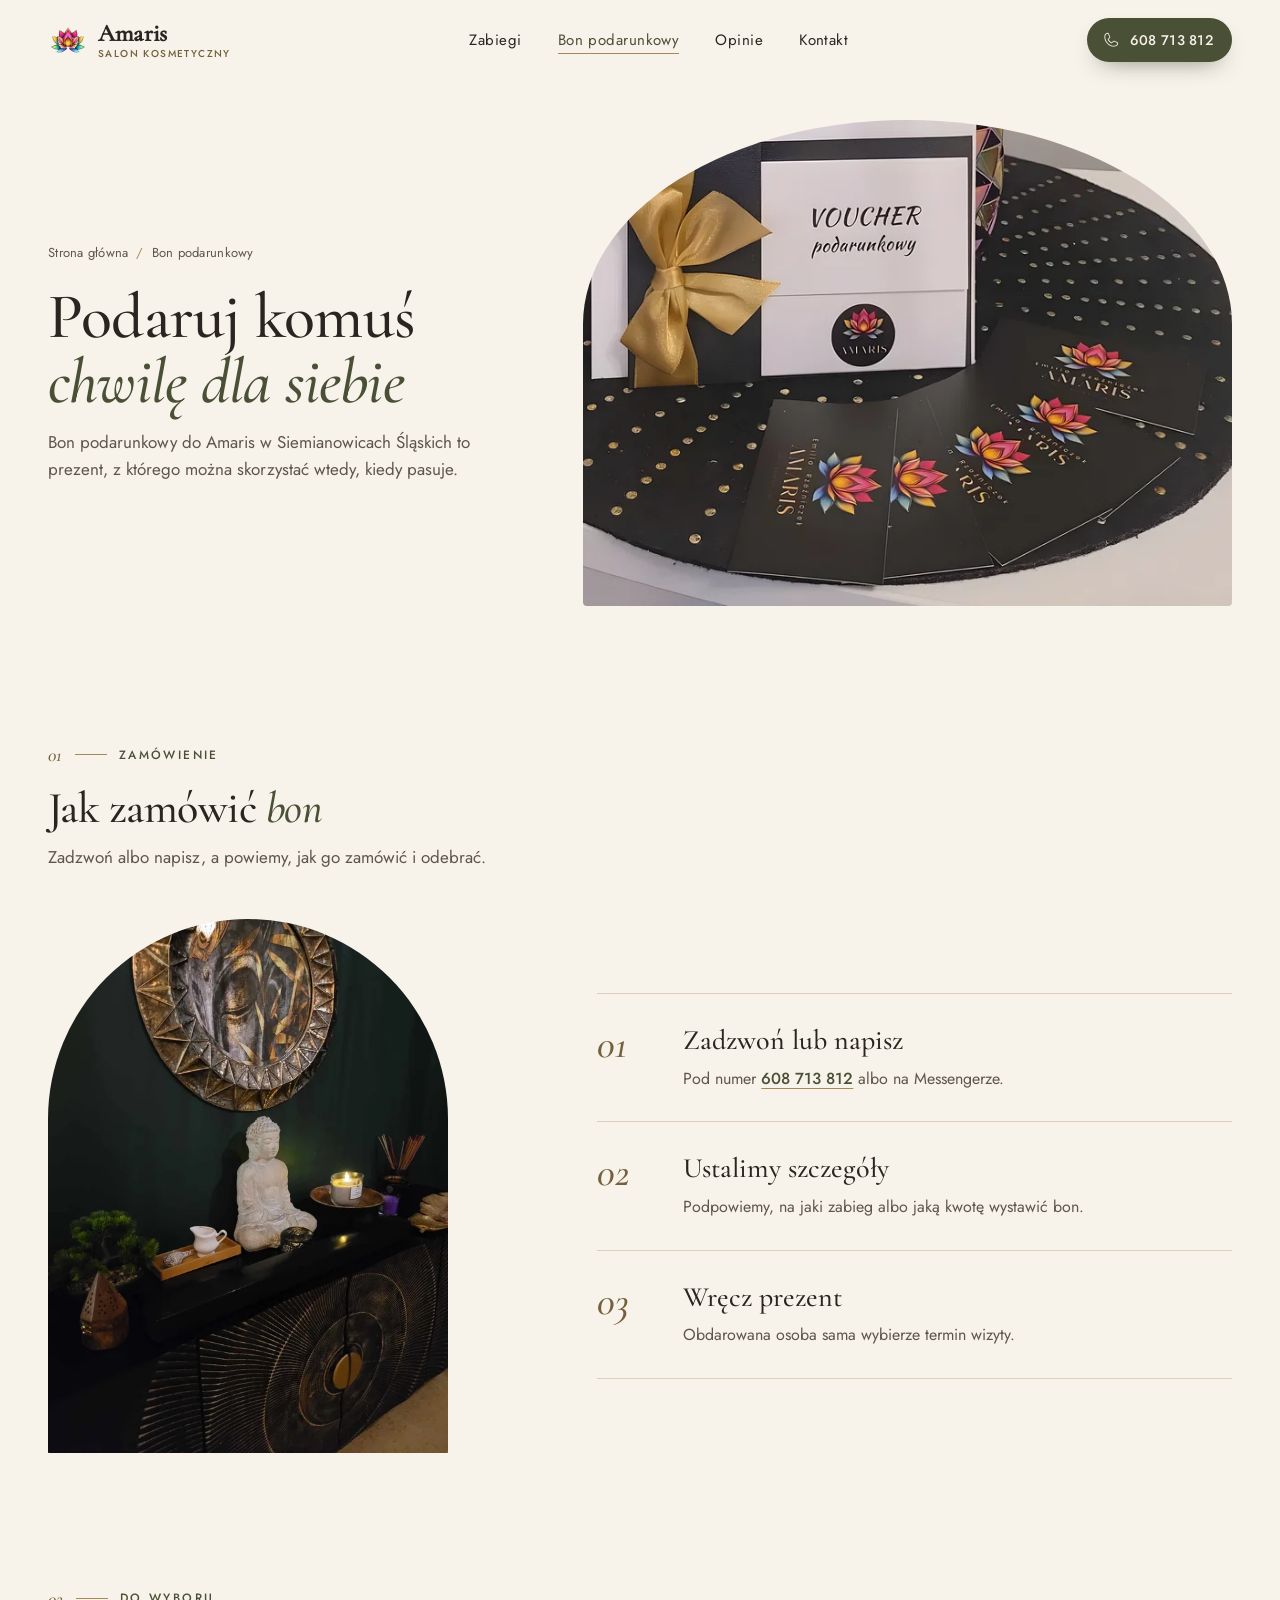
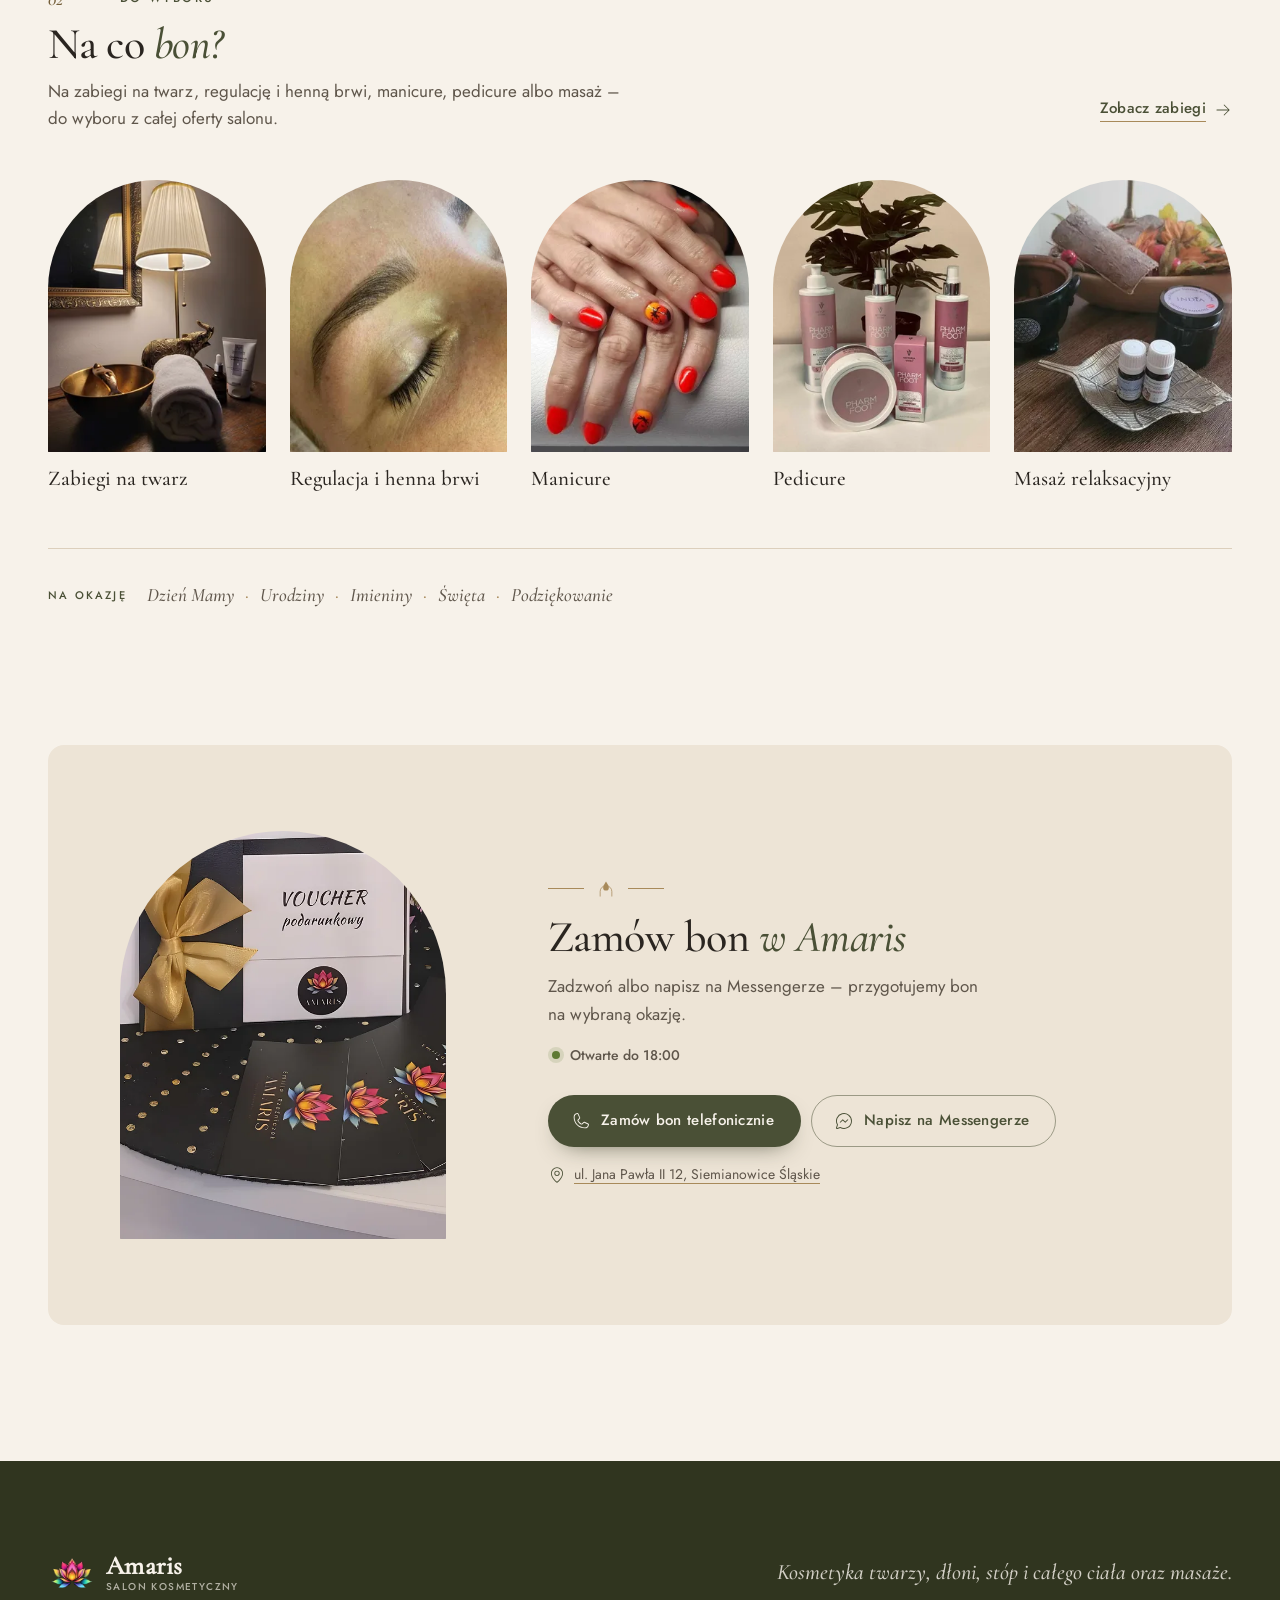
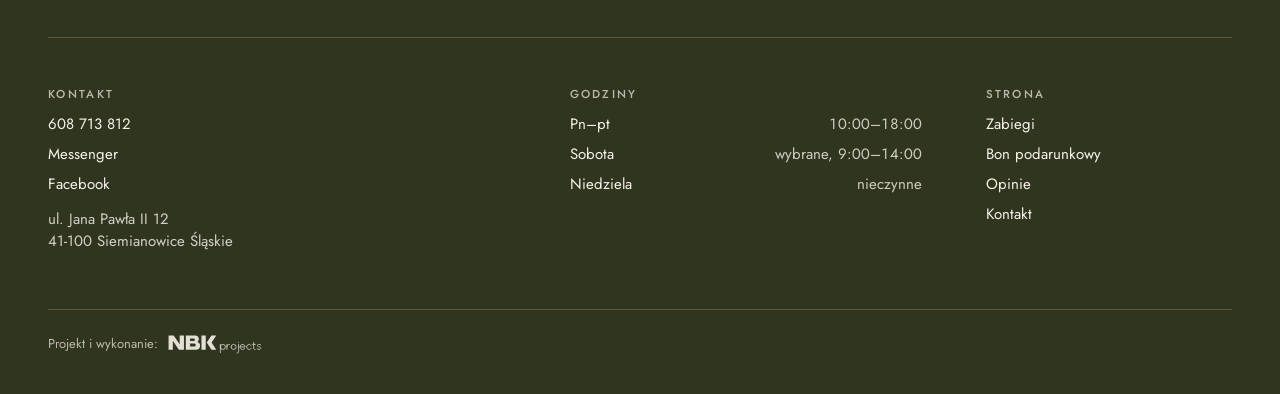
<file: bon.html>
<!doctype html>
<html lang="pl">
<head>
<meta charset="utf-8">
<meta name="viewport" content="width=device-width, initial-scale=1, viewport-fit=cover">
<meta name="format-detection" content="telephone=no">
<title>Bony podarunkowe – Amaris Siemianowice Śląskie</title>
<meta name="description" content="Podaruj bon na zabiegi w salonie Amaris w Siemianowicach Śląskich, blisko Katowic – idealny prezent na zabiegi kosmetyczne, masaż, manicure lub pedicure dla bliskiej osoby.">
<link rel="canonical" href="https://studioamaris.pl/bon.html">
<meta property="og:title" content="Bony podarunkowe – Amaris Siemianowice Śląskie">
<meta property="og:description" content="Bon na zabiegi kosmetyczne, masaż, manicure lub pedicure w salonie Amaris – prezent na każdą okazję.">
<meta property="og:type" content="website">
<meta property="og:locale" content="pl_PL">
<meta property="og:url" content="https://studioamaris.pl/bon.html">
<meta property="og:image" content="https://studioamaris.pl/og.jpg">
<meta property="og:image:width" content="1200">
<meta property="og:image:height" content="630">
<meta name="twitter:card" content="summary_large_image">
<meta name="theme-color" content="#4A5036">
<meta name="robots" content="index, follow, max-image-preview:large">
<link rel="icon" href="favicon.svg?v=2" type="image/svg+xml">
<link rel="icon" href="assets/logo/favicon-32.png?v=2" sizes="32x32" type="image/png">
<link rel="apple-touch-icon" href="assets/logo/apple-touch-icon.png?v=2">
<link rel="preload" href="assets/fonts/cormorant-garamond-latin-500-normal.woff2" as="font" type="font/woff2" crossorigin>
<link rel="preload" href="assets/fonts/jost-latin-400-normal.woff2" as="font" type="font/woff2" crossorigin>
<link rel="stylesheet" href="assets/css/amaris.css">
<script>document.documentElement.classList.add('js')</script>
<script type="application/ld+json">{"@context": "https://schema.org", "@type": "BreadcrumbList", "itemListElement": [{"@type": "ListItem", "position": 1, "name": "Strona główna", "item": "https://studioamaris.pl/"}, {"@type": "ListItem", "position": 2, "name": "Bon podarunkowy", "item": "https://studioamaris.pl/bon.html"}]}</script>
</head>
<body class="s-bon">
<a class="przeskocz" href="#tresc">Przejdź do&nbsp;treści</a>
<header class="naglowek">
  <div class="wrap naglowek__wnetrze">
    <a class="logo" href="index.html"><span class="logo__znak"><img src="assets/logo/lotos-80.png" alt="" width="40" height="40" loading="eager"></span><span class="logo__tekst"><span class="logo__nazwa">Amaris</span><span class="logo__podpis">Salon kosmetyczny</span></span></a>
    <nav class="nawigacja" aria-label="Główna"><ul><li><a href="zabiegi.html">Zabiegi</a></li><li><a href="bon.html" aria-current="page">Bon podarunkowy</a></li><li><a href="opinie.html">Opinie</a></li><li><a href="kontakt.html">Kontakt</a></li></ul></nav>
    <a class="btn btn--glowny btn--maly naglowek__tel" href="tel:+48608713812"><svg class="ikona" aria-hidden="true" focusable="false" xmlns="http://www.w3.org/2000/svg" viewBox="0 0 256 256" fill="currentColor"><path d="M221.59,160.3l-47.24-21.17a14,14,0,0,0-13.28,1.22,4.81,4.81,0,0,0-.56.42l-24.69,21a1.88,1.88,0,0,1-1.68.06c-15.87-7.66-32.31-24-40-39.65a1.91,1.91,0,0,1,0-1.68l21.07-25a6.13,6.13,0,0,0,.42-.58,14,14,0,0,0,1.12-13.27L95.73,34.49a14,14,0,0,0-14.56-8.38A54.24,54.24,0,0,0,34,80c0,78.3,63.7,142,142,142a54.25,54.25,0,0,0,53.89-47.17A14,14,0,0,0,221.59,160.3ZM176,210C104.32,210,46,151.68,46,80A42.23,42.23,0,0,1,82.67,38h.23a2,2,0,0,1,1.84,1.31l21.1,47.11a2,2,0,0,1,0,1.67L84.73,113.15a4.73,4.73,0,0,0-.43.57,14,14,0,0,0-.91,13.73c8.87,18.16,27.17,36.32,45.53,45.19a14,14,0,0,0,13.77-1c.19-.13.38-.27.56-.42l24.68-21a1.92,1.92,0,0,1,1.6-.1l47.25,21.17a2,2,0,0,1,1.21,2A42.24,42.24,0,0,1,176,210Z"/></svg>608&nbsp;713&nbsp;812</a>
    <button class="menu-przycisk" type="button" aria-expanded="false" aria-controls="menu" data-menu-otworz><svg class="ikona" aria-hidden="true" focusable="false" xmlns="http://www.w3.org/2000/svg" viewBox="0 0 256 256" fill="currentColor"><path d="M222,128a6,6,0,0,1-6,6H40a6,6,0,0,1,0-12H216A6,6,0,0,1,222,128ZM40,70H216a6,6,0,0,0,0-12H40a6,6,0,0,0,0,12ZM216,186H40a6,6,0,0,0,0,12H216a6,6,0,0,0,0-12Z"/></svg><span class="sr">Otwórz menu</span></button>
  </div>
</header>
<div class="menu" id="menu" role="dialog" aria-modal="true" aria-label="Menu" aria-hidden="true">
  <div class="wrap menu__gora">
    <a class="logo" href="index.html"><span class="logo__znak"><img src="assets/logo/lotos-80.png" alt="" width="40" height="40" loading="eager"></span><span class="logo__tekst"><span class="logo__nazwa">Amaris</span><span class="logo__podpis">Salon kosmetyczny</span></span></a>
    <button class="menu-przycisk" type="button" data-menu-zamknij><svg class="ikona" aria-hidden="true" focusable="false" xmlns="http://www.w3.org/2000/svg" viewBox="0 0 256 256" fill="currentColor"><path d="M204.24,195.76a6,6,0,1,1-8.48,8.48L128,136.49,60.24,204.24a6,6,0,0,1-8.48-8.48L119.51,128,51.76,60.24a6,6,0,0,1,8.48-8.48L128,119.51l67.76-67.75a6,6,0,0,1,8.48,8.48L136.49,128Z"/></svg><span class="sr">Zamknij menu</span></button>
  </div>
  <nav class="wrap" aria-label="Menu"><ul class="menu__lista"><li><a href="zabiegi.html"><span class="menu__nr" aria-hidden="true">01</span>Zabiegi<svg class="ikona" aria-hidden="true" focusable="false" xmlns="http://www.w3.org/2000/svg" viewBox="0 0 256 256" fill="currentColor"><path d="M220.24,132.24l-72,72a6,6,0,0,1-8.48-8.48L201.51,134H40a6,6,0,0,1,0-12H201.51L139.76,60.24a6,6,0,0,1,8.48-8.48l72,72A6,6,0,0,1,220.24,132.24Z"/></svg></a></li><li><a href="bon.html" aria-current="page"><span class="menu__nr" aria-hidden="true">02</span>Bon podarunkowy<svg class="ikona" aria-hidden="true" focusable="false" xmlns="http://www.w3.org/2000/svg" viewBox="0 0 256 256" fill="currentColor"><path d="M220.24,132.24l-72,72a6,6,0,0,1-8.48-8.48L201.51,134H40a6,6,0,0,1,0-12H201.51L139.76,60.24a6,6,0,0,1,8.48-8.48l72,72A6,6,0,0,1,220.24,132.24Z"/></svg></a></li><li><a href="opinie.html"><span class="menu__nr" aria-hidden="true">03</span>Opinie<svg class="ikona" aria-hidden="true" focusable="false" xmlns="http://www.w3.org/2000/svg" viewBox="0 0 256 256" fill="currentColor"><path d="M220.24,132.24l-72,72a6,6,0,0,1-8.48-8.48L201.51,134H40a6,6,0,0,1,0-12H201.51L139.76,60.24a6,6,0,0,1,8.48-8.48l72,72A6,6,0,0,1,220.24,132.24Z"/></svg></a></li><li><a href="kontakt.html"><span class="menu__nr" aria-hidden="true">04</span>Kontakt<svg class="ikona" aria-hidden="true" focusable="false" xmlns="http://www.w3.org/2000/svg" viewBox="0 0 256 256" fill="currentColor"><path d="M220.24,132.24l-72,72a6,6,0,0,1-8.48-8.48L201.51,134H40a6,6,0,0,1,0-12H201.51L139.76,60.24a6,6,0,0,1,8.48-8.48l72,72A6,6,0,0,1,220.24,132.24Z"/></svg></a></li></ul></nav>
  <div class="wrap menu__dol">
    <p class="status" data-status data-stan="nieznany"><span class="status__kropka" aria-hidden="true"></span><span class="status__tekst">Pn–pt 10:00–18:00, wybrane soboty 9:00–14:00</span></p>
    <a class="btn btn--glowny" href="tel:+48608713812"><svg class="ikona" aria-hidden="true" focusable="false" xmlns="http://www.w3.org/2000/svg" viewBox="0 0 256 256" fill="currentColor"><path d="M221.59,160.3l-47.24-21.17a14,14,0,0,0-13.28,1.22,4.81,4.81,0,0,0-.56.42l-24.69,21a1.88,1.88,0,0,1-1.68.06c-15.87-7.66-32.31-24-40-39.65a1.91,1.91,0,0,1,0-1.68l21.07-25a6.13,6.13,0,0,0,.42-.58,14,14,0,0,0,1.12-13.27L95.73,34.49a14,14,0,0,0-14.56-8.38A54.24,54.24,0,0,0,34,80c0,78.3,63.7,142,142,142a54.25,54.25,0,0,0,53.89-47.17A14,14,0,0,0,221.59,160.3ZM176,210C104.32,210,46,151.68,46,80A42.23,42.23,0,0,1,82.67,38h.23a2,2,0,0,1,1.84,1.31l21.1,47.11a2,2,0,0,1,0,1.67L84.73,113.15a4.73,4.73,0,0,0-.43.57,14,14,0,0,0-.91,13.73c8.87,18.16,27.17,36.32,45.53,45.19a14,14,0,0,0,13.77-1c.19-.13.38-.27.56-.42l24.68-21a1.92,1.92,0,0,1,1.6-.1l47.25,21.17a2,2,0,0,1,1.21,2A42.24,42.24,0,0,1,176,210Z"/></svg>Zadzwoń i&nbsp;umów wizytę</a>
    <a class="btn btn--obrys" href="https://m.me/AmarisSalon" target="_blank" rel="noopener"><svg class="ikona" aria-hidden="true" focusable="false" xmlns="http://www.w3.org/2000/svg" viewBox="0 0 256 256" fill="currentColor"><path d="M180.24,107.76a6,6,0,0,1,0,8.48l-32,32a6,6,0,0,1-8.48,0L112,120.49,84.24,148.24a6,6,0,0,1-8.48-8.48l32-32a6,6,0,0,1,8.48,0L144,135.51l27.76-27.75A6,6,0,0,1,180.24,107.76ZM230,128A102,102,0,0,1,79.31,217.65L44.44,229.27a14,14,0,0,1-17.71-17.71l11.62-34.87A102,102,0,1,1,230,128Zm-12,0A90,90,0,1,0,50.08,173.06a6,6,0,0,1,.5,4.91L38.12,215.35a2,2,0,0,0,2.53,2.53L78,205.42a6.2,6.2,0,0,1,1.9-.31,6.09,6.09,0,0,1,3,.81A90,90,0,0,0,218,128Z"/></svg>Napisz na&nbsp;Messengerze<span class="sr"> (otwiera się w&nbsp;nowej karcie)</span></a>
    <p class="menu__adres">ul.&nbsp;Jana&nbsp;Pawła&nbsp;II&nbsp;12, <span class="nw">41-100</span>&nbsp;Siemianowice&nbsp;Śląskie</p>
  </div>
</div>
<main id="tresc">
<section class="podhero" aria-labelledby="h-strona">
  <div class="wrap podhero__siatka">
    <div class="podhero__tekst">
      <nav class="okruszki" aria-label="Okruszki"><ol><li><a href="index.html">Strona główna</a></li><li aria-current="page">Bon podarunkowy</li></ol></nav>
      <h1 id="h-strona">Podaruj komuś <em>chwilę dla siebie</em></h1>
      <p class="wstep">Bon podarunkowy do&nbsp;Amaris w&nbsp;Siemianowicach&nbsp;Śląskich to prezent, z&nbsp;którego można skorzystać wtedy, kiedy pasuje.</p>
    </div>
    <div class="podhero__foto">
      <div class="luk-rama"><div class="luk luk--szer"><img src="assets/img/voucher-naglowek-800.webp" srcset="assets/img/voucher-naglowek-800.webp 800w, assets/img/voucher-naglowek-1126.webp 1126w" sizes="(min-width: 1240px) 640px, (min-width: 900px) 52vw, calc(100vw - 48px)" width="800" height="533" alt="Voucher podarunkowy Amaris w&nbsp;kopercie ze złotą kokardą, obok wizytówek z&nbsp;logo lotosu" fetchpriority="high"></div></div>
    </div>
  </div>
</section>

<section class="sekcja reveal" aria-labelledby="h-jak">
  <div class="wrap">
    <div class="jak-glowa">
      <p class="etykieta"><span class="etykieta__nr">01</span><span class="etykieta__kreska" aria-hidden="true"></span>Zamówienie</p>
      <h2 id="h-jak">Jak zamówić <em>bon</em></h2>
      <p class="wstep">Zadzwoń albo napisz, a&nbsp;powiemy, jak go zamówić i&nbsp;odebrać.</p>
    </div>
    <div class="jak-siatka">
      <div class="jak-siatka__foto luk-rama"><div class="luk"><img src="assets/img/real-wnetrze-budda-szeroko-600.webp" srcset="assets/img/real-wnetrze-budda-szeroko-300.webp 300w, assets/img/real-wnetrze-budda-szeroko-600.webp 600w, assets/img/real-wnetrze-budda-szeroko-1000.webp 1000w" sizes="(min-width: 900px) 400px, 92vw" width="600" height="800" alt="Wnętrze gabinetu Amaris z&nbsp;figurką Buddy, lustrem i&nbsp;komodą" loading="lazy" decoding="async"></div></div>
      <ol class="kroki jak-siatka__kroki">
        <li class="krok"><span class="krok__nr" aria-hidden="true">01</span><h3>Zadzwoń lub napisz</h3><p>Pod numer <a class="tekst-link" href="tel:+48608713812">608&nbsp;713&nbsp;812</a> albo na&nbsp;Messengerze.</p></li>
        <li class="krok"><span class="krok__nr" aria-hidden="true">02</span><h3>Ustalimy szczegóły</h3><p>Podpowiemy, na&nbsp;jaki zabieg albo jaką kwotę wystawić bon.</p></li>
        <li class="krok"><span class="krok__nr" aria-hidden="true">03</span><h3>Wręcz prezent</h3><p>Obdarowana osoba sama wybierze termin wizyty.</p></li>
      </ol>
    </div>
  </div>
</section>

<section class="sekcja reveal" aria-labelledby="h-na-co">
  <div class="wrap">
    <div class="glowa glowa--rzad">
      <p class="etykieta"><span class="etykieta__nr">02</span><span class="etykieta__kreska" aria-hidden="true"></span>Do wyboru</p>
      <h2 id="h-na-co">Na co <em>bon?</em></h2>
      <p class="glowa__opis">Na zabiegi na&nbsp;twarz, regulację i&nbsp;henną brwi, manicure, pedicure albo masaż&nbsp;– do&nbsp;wyboru z&nbsp;całej oferty salonu.</p>
      <a class="link" href="zabiegi.html"><span>Zobacz zabiegi</span><svg class="ikona" aria-hidden="true" focusable="false" xmlns="http://www.w3.org/2000/svg" viewBox="0 0 256 256" fill="currentColor"><path d="M220.24,132.24l-72,72a6,6,0,0,1-8.48-8.48L201.51,134H40a6,6,0,0,1,0-12H201.51L139.76,60.24a6,6,0,0,1,8.48-8.48l72,72A6,6,0,0,1,220.24,132.24Z"/></svg></a>
    </div>
    <ul class="na-co">
        <li class="na-co__kafel"><span class="na-co__foto luk"><img src="assets/img/real-twarz-stanowisko-600.webp" srcset="assets/img/real-twarz-stanowisko-300.webp 300w, assets/img/real-twarz-stanowisko-600.webp 600w, assets/img/real-twarz-stanowisko-1000.webp 1000w" sizes="(min-width: 1000px) 200px, 38vw" width="600" height="750" alt="Stanowisko do&nbsp;zabiegu na&nbsp;twarz w&nbsp;salonie Amaris" loading="lazy" decoding="async"></span><span class="na-co__nazwa">Zabiegi na&nbsp;twarz</span></li>
        <li class="na-co__kafel"><span class="na-co__foto luk"><img src="assets/img/real-brwi-600.webp" srcset="assets/img/real-brwi-300.webp 300w, assets/img/real-brwi-600.webp 600w, assets/img/real-brwi-1000.webp 1000w" sizes="(min-width: 1000px) 200px, 38vw" width="600" height="750" alt="Brew po&nbsp;regulacji i&nbsp;hennie wykonana w&nbsp;salonie Amaris" loading="lazy" decoding="async"></span><span class="na-co__nazwa">Regulacja i&nbsp;henna brwi</span></li>
        <li class="na-co__kafel"><span class="na-co__foto luk"><img src="assets/img/real-paznokcie-czerwien-palma-panel-600.webp" srcset="assets/img/real-paznokcie-czerwien-palma-panel-300.webp 300w, assets/img/real-paznokcie-czerwien-palma-panel-600.webp 600w, assets/img/real-paznokcie-czerwien-palma-panel-1000.webp 1000w" sizes="(min-width: 1000px) 200px, 38vw" width="600" height="750" alt="Manicure w&nbsp;czerwieni z&nbsp;zachodem słońca, wykonany w&nbsp;salonie Amaris" loading="lazy" decoding="async"></span><span class="na-co__nazwa">Manicure</span></li>
        <li class="na-co__kafel"><span class="na-co__foto luk"><img src="assets/img/real-pharm-foot-600.webp" srcset="assets/img/real-pharm-foot-300.webp 300w, assets/img/real-pharm-foot-600.webp 600w, assets/img/real-pharm-foot-1000.webp 1000w" sizes="(min-width: 1000px) 200px, 38vw" width="600" height="750" alt="Kosmetyki do&nbsp;pielęgnacji stóp używane w&nbsp;salonie Amaris" loading="lazy" decoding="async"></span><span class="na-co__nazwa">Pedicure</span></li>
        <li class="na-co__kafel"><span class="na-co__foto luk"><img src="assets/img/real-aromaterapia-600.webp" srcset="assets/img/real-aromaterapia-300.webp 300w, assets/img/real-aromaterapia-600.webp 600w, assets/img/real-aromaterapia-1000.webp 1000w" sizes="(min-width: 1000px) 200px, 38vw" width="600" height="750" alt="Olejki do&nbsp;aromaterapii w&nbsp;gabinecie Amaris" loading="lazy" decoding="async"></span><span class="na-co__nazwa">Masaż relaksacyjny</span></li>
    </ul>
    <div class="okazje-wiersz">
      <p class="okazje-wiersz__tytul" id="okazje-tytul">Na okazję</p>
      <ul class="okazje" aria-labelledby="okazje-tytul">
        <li>Dzień Mamy</li><li>Urodziny</li><li>Imieniny</li><li>Święta</li><li>Podziękowanie</li>
      </ul>
    </div>
  </div>
</section>

<section class="sekcja reveal" aria-labelledby="h-zaproszenie">
  <div class="wrap">
    <div class="zaproszenie">
      <div class="zaproszenie__foto luk-rama"><div class="luk"><img src="assets/img/voucher-karta-600.webp" srcset="assets/img/voucher-karta-300.webp 300w, assets/img/voucher-karta-600.webp 600w, assets/img/voucher-karta-1000.webp 1000w" sizes="(min-width: 900px) 340px, 148px" width="608" height="760" alt="Zbliżenie na&nbsp;voucher podarunkowy Amaris ze złotą kokardą i&nbsp;logo lotosu" loading="lazy" decoding="async"></div></div>
      <div class="zaproszenie__tekst">
        <div class="orn " aria-hidden="true"><span></span><svg class="orn__znak" viewBox="0 0 24 24" aria-hidden="true" focusable="false"><path d="M12 3c-2.2 3.4-3.4 5.6-3.4 7.4a3.4 3.4 0 0 0 6.8 0C15.4 8.6 14.2 6.4 12 3z" fill="currentColor"/><path d="M5 21v-6a7 7 0 0 1 14 0v6" fill="none" stroke="currentColor" stroke-width=".9"/></svg><span></span></div>
        <h2 id="h-zaproszenie">Zamów bon <em>w&nbsp;Amaris</em></h2>
        <p>Zadzwoń albo napisz na&nbsp;Messengerze&nbsp;– przygotujemy bon na&nbsp;wybraną okazję.</p>
        <p class="status" data-status data-stan="nieznany"><span class="status__kropka" aria-hidden="true"></span><span class="status__tekst">Pn–pt 10:00–18:00, wybrane soboty 9:00–14:00</span></p>
        <div class="zaproszenie__cta"><a class="btn btn--glowny" href="tel:+48608713812"><svg class="ikona" aria-hidden="true" focusable="false" xmlns="http://www.w3.org/2000/svg" viewBox="0 0 256 256" fill="currentColor"><path d="M221.59,160.3l-47.24-21.17a14,14,0,0,0-13.28,1.22,4.81,4.81,0,0,0-.56.42l-24.69,21a1.88,1.88,0,0,1-1.68.06c-15.87-7.66-32.31-24-40-39.65a1.91,1.91,0,0,1,0-1.68l21.07-25a6.13,6.13,0,0,0,.42-.58,14,14,0,0,0,1.12-13.27L95.73,34.49a14,14,0,0,0-14.56-8.38A54.24,54.24,0,0,0,34,80c0,78.3,63.7,142,142,142a54.25,54.25,0,0,0,53.89-47.17A14,14,0,0,0,221.59,160.3ZM176,210C104.32,210,46,151.68,46,80A42.23,42.23,0,0,1,82.67,38h.23a2,2,0,0,1,1.84,1.31l21.1,47.11a2,2,0,0,1,0,1.67L84.73,113.15a4.73,4.73,0,0,0-.43.57,14,14,0,0,0-.91,13.73c8.87,18.16,27.17,36.32,45.53,45.19a14,14,0,0,0,13.77-1c.19-.13.38-.27.56-.42l24.68-21a1.92,1.92,0,0,1,1.6-.1l47.25,21.17a2,2,0,0,1,1.21,2A42.24,42.24,0,0,1,176,210Z"/></svg><span>Zamów bon<span class="dl"> telefonicznie</span></span></a><a class="btn btn--obrys" href="https://m.me/AmarisSalon" target="_blank" rel="noopener"><svg class="ikona" aria-hidden="true" focusable="false" xmlns="http://www.w3.org/2000/svg" viewBox="0 0 256 256" fill="currentColor"><path d="M180.24,107.76a6,6,0,0,1,0,8.48l-32,32a6,6,0,0,1-8.48,0L112,120.49,84.24,148.24a6,6,0,0,1-8.48-8.48l32-32a6,6,0,0,1,8.48,0L144,135.51l27.76-27.75A6,6,0,0,1,180.24,107.76ZM230,128A102,102,0,0,1,79.31,217.65L44.44,229.27a14,14,0,0,1-17.71-17.71l11.62-34.87A102,102,0,1,1,230,128Zm-12,0A90,90,0,1,0,50.08,173.06a6,6,0,0,1,.5,4.91L38.12,215.35a2,2,0,0,0,2.53,2.53L78,205.42a6.2,6.2,0,0,1,1.9-.31,6.09,6.09,0,0,1,3,.81A90,90,0,0,0,218,128Z"/></svg><span>Napisz<span class="dl"> na&nbsp;Messengerze</span></span><span class="sr"> (otwiera się w&nbsp;nowej karcie)</span></a></div>
        <p class="zaproszenie__adres"><a href="kontakt.html"><svg class="ikona" aria-hidden="true" focusable="false" xmlns="http://www.w3.org/2000/svg" viewBox="0 0 256 256" fill="currentColor"><path d="M128,66a38,38,0,1,0,38,38A38,38,0,0,0,128,66Zm0,64a26,26,0,1,1,26-26A26,26,0,0,1,128,130Zm0-112a86.1,86.1,0,0,0-86,86c0,30.91,14.34,63.74,41.47,94.94a252.32,252.32,0,0,0,41.09,38,6,6,0,0,0,6.88,0,252.32,252.32,0,0,0,41.09-38c27.13-31.2,41.47-64,41.47-94.94A86.1,86.1,0,0,0,128,18Zm0,206.51C113,212.93,54,163.62,54,104a74,74,0,0,1,148,0C202,163.62,143,212.93,128,224.51Z"/></svg><span>ul.&nbsp;Jana&nbsp;Pawła&nbsp;II&nbsp;12, Siemianowice&nbsp;Śląskie</span></a></p>
      </div>
    </div>
  </div>
</section>
</main>
<footer class="stopka">
  <div class="wrap">
    <div class="stopka__gora">
      <span class="logo stopka__logo"><span class="logo__znak"><img src="assets/logo/lotos-80.png" alt="" width="44" height="44" loading="lazy"></span><span class="logo__tekst"><span class="logo__nazwa">Amaris</span><span class="logo__podpis">Salon kosmetyczny</span></span></span>
      <p class="stopka__motto">Kosmetyka twarzy, dłoni, stóp i&nbsp;całego ciała oraz masaże.</p>
    </div>
    <div class="stopka__siatka">
      <div>
        <h2>Kontakt</h2>
        <ul>
          <li><a href="tel:+48608713812">608&nbsp;713&nbsp;812</a></li>
          <li><a href="https://m.me/AmarisSalon" target="_blank" rel="noopener">Messenger<span class="sr"> (otwiera się w&nbsp;nowej karcie)</span></a></li>
          <li><a href="https://www.facebook.com/profile.php?id=100036847705995" target="_blank" rel="noopener">Facebook<span class="sr"> (otwiera się w&nbsp;nowej karcie)</span></a></li>
          <li><address>ul.&nbsp;Jana&nbsp;Pawła&nbsp;II&nbsp;12<br><span class="nw">41-100</span>&nbsp;Siemianowice&nbsp;Śląskie</address></li>
        </ul>
      </div>
      <div>
        <h2>Godziny</h2>
        <ul class="stopka__godziny"><li><span>Pn–pt</span><span>10:00–18:00</span></li><li><span>Sobota</span><span>wybrane, 9:00–14:00</span></li><li><span>Niedziela</span><span>nieczynne</span></li></ul>
      </div>
      <nav class="stopka__linki" aria-label="Stopka">
        <h2>Strona</h2>
        <ul><li><a href="zabiegi.html">Zabiegi</a></li><li><a href="bon.html">Bon podarunkowy</a></li><li><a href="opinie.html">Opinie</a></li><li><a href="kontakt.html">Kontakt</a></li></ul>
      </nav>
    </div>
    <div class="stopka__dol">
      <p class="nbk"><span>Projekt i&nbsp;wykonanie:</span><img src="_nbk/nbk-poziome.svg" alt="NBK Projects" width="94" height="20" loading="lazy"></p>
    </div>
  </div>
</footer>
<div class="pasek" role="region" aria-label="Szybki kontakt">
  <a class="btn btn--glowny" href="tel:+48608713812"><svg class="ikona" aria-hidden="true" focusable="false" xmlns="http://www.w3.org/2000/svg" viewBox="0 0 256 256" fill="currentColor"><path d="M221.59,160.3l-47.24-21.17a14,14,0,0,0-13.28,1.22,4.81,4.81,0,0,0-.56.42l-24.69,21a1.88,1.88,0,0,1-1.68.06c-15.87-7.66-32.31-24-40-39.65a1.91,1.91,0,0,1,0-1.68l21.07-25a6.13,6.13,0,0,0,.42-.58,14,14,0,0,0,1.12-13.27L95.73,34.49a14,14,0,0,0-14.56-8.38A54.24,54.24,0,0,0,34,80c0,78.3,63.7,142,142,142a54.25,54.25,0,0,0,53.89-47.17A14,14,0,0,0,221.59,160.3ZM176,210C104.32,210,46,151.68,46,80A42.23,42.23,0,0,1,82.67,38h.23a2,2,0,0,1,1.84,1.31l21.1,47.11a2,2,0,0,1,0,1.67L84.73,113.15a4.73,4.73,0,0,0-.43.57,14,14,0,0,0-.91,13.73c8.87,18.16,27.17,36.32,45.53,45.19a14,14,0,0,0,13.77-1c.19-.13.38-.27.56-.42l24.68-21a1.92,1.92,0,0,1,1.6-.1l47.25,21.17a2,2,0,0,1,1.21,2A42.24,42.24,0,0,1,176,210Z"/></svg>Zadzwoń</a>
  <a class="btn btn--obrys" href="https://m.me/AmarisSalon" target="_blank" rel="noopener"><svg class="ikona" aria-hidden="true" focusable="false" xmlns="http://www.w3.org/2000/svg" viewBox="0 0 256 256" fill="currentColor"><path d="M180.24,107.76a6,6,0,0,1,0,8.48l-32,32a6,6,0,0,1-8.48,0L112,120.49,84.24,148.24a6,6,0,0,1-8.48-8.48l32-32a6,6,0,0,1,8.48,0L144,135.51l27.76-27.75A6,6,0,0,1,180.24,107.76ZM230,128A102,102,0,0,1,79.31,217.65L44.44,229.27a14,14,0,0,1-17.71-17.71l11.62-34.87A102,102,0,1,1,230,128Zm-12,0A90,90,0,1,0,50.08,173.06a6,6,0,0,1,.5,4.91L38.12,215.35a2,2,0,0,0,2.53,2.53L78,205.42a6.2,6.2,0,0,1,1.9-.31,6.09,6.09,0,0,1,3,.81A90,90,0,0,0,218,128Z"/></svg>Messenger<span class="sr"> (otwiera się w&nbsp;nowej karcie)</span></a>
</div>
<script src="assets/js/amaris.js" defer></script>
<script src="_nbk/karuzele.js" defer></script>
</body>
</html>
</file>
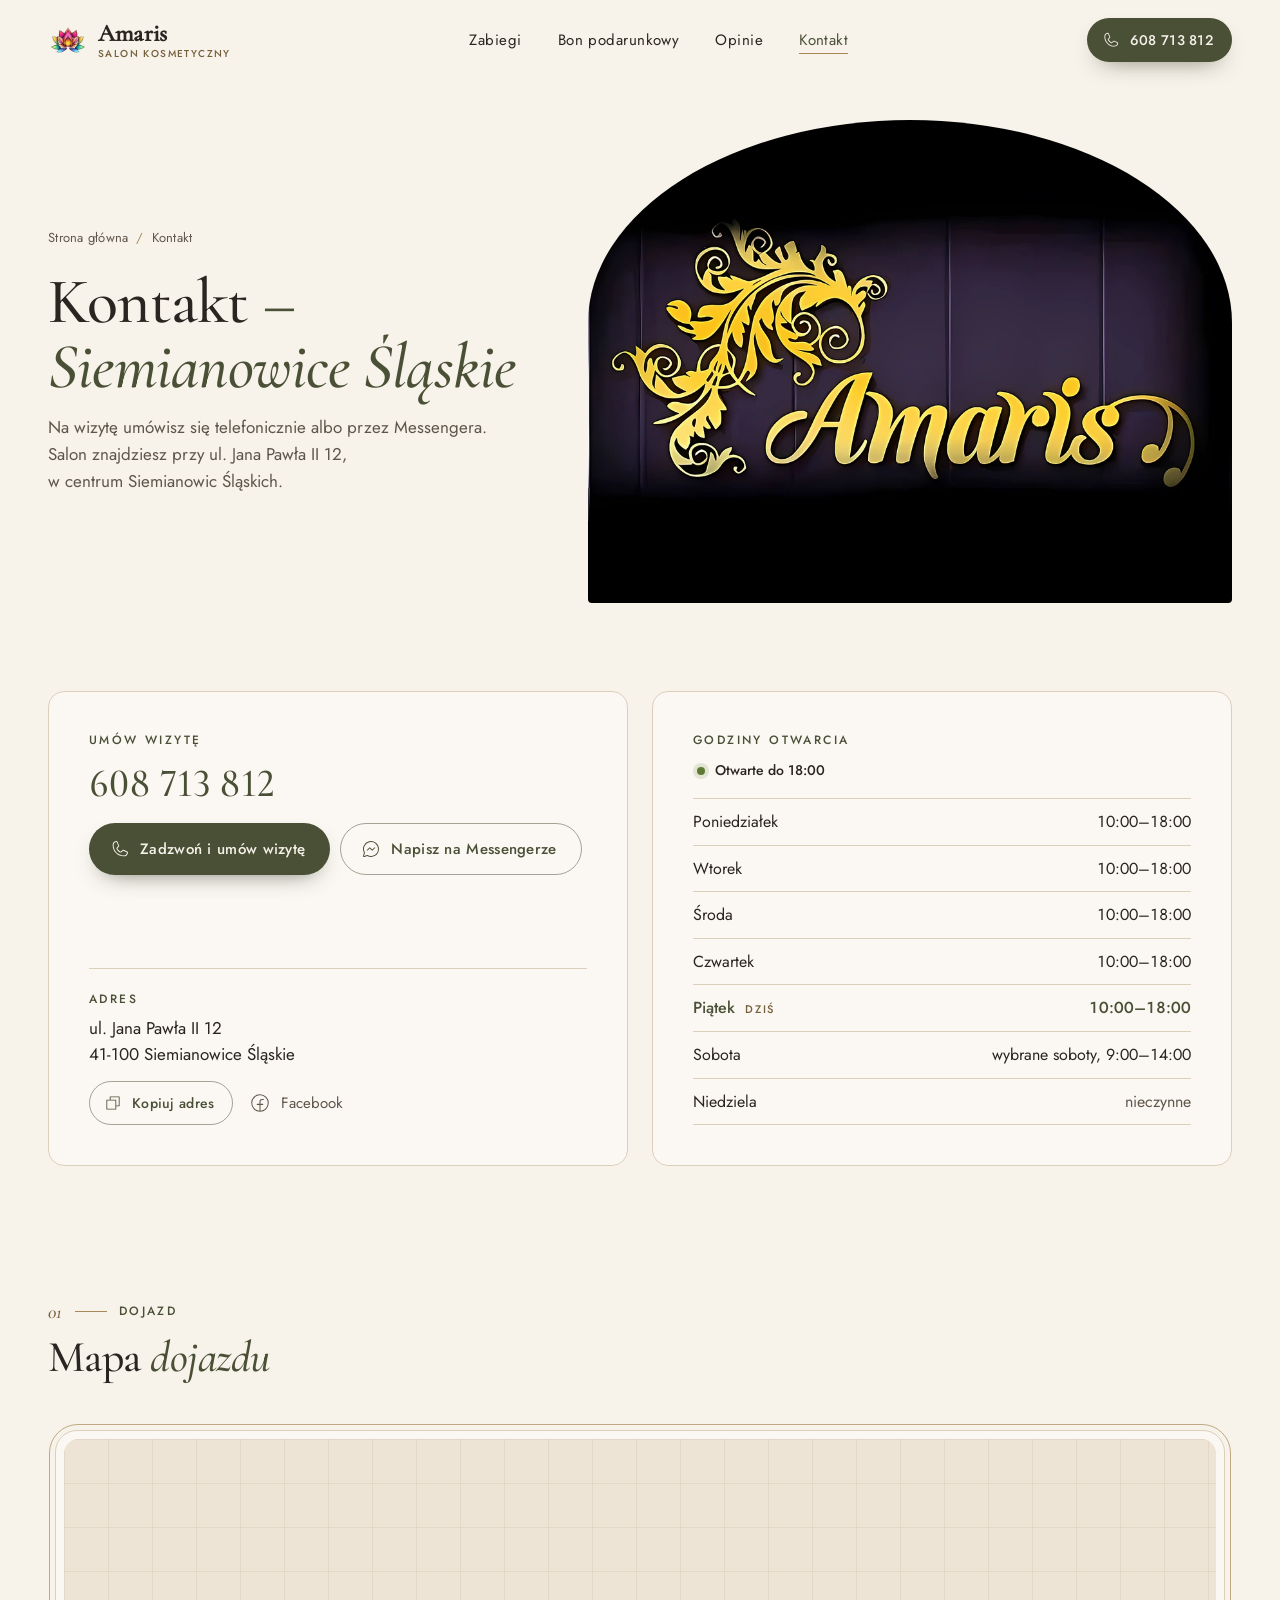
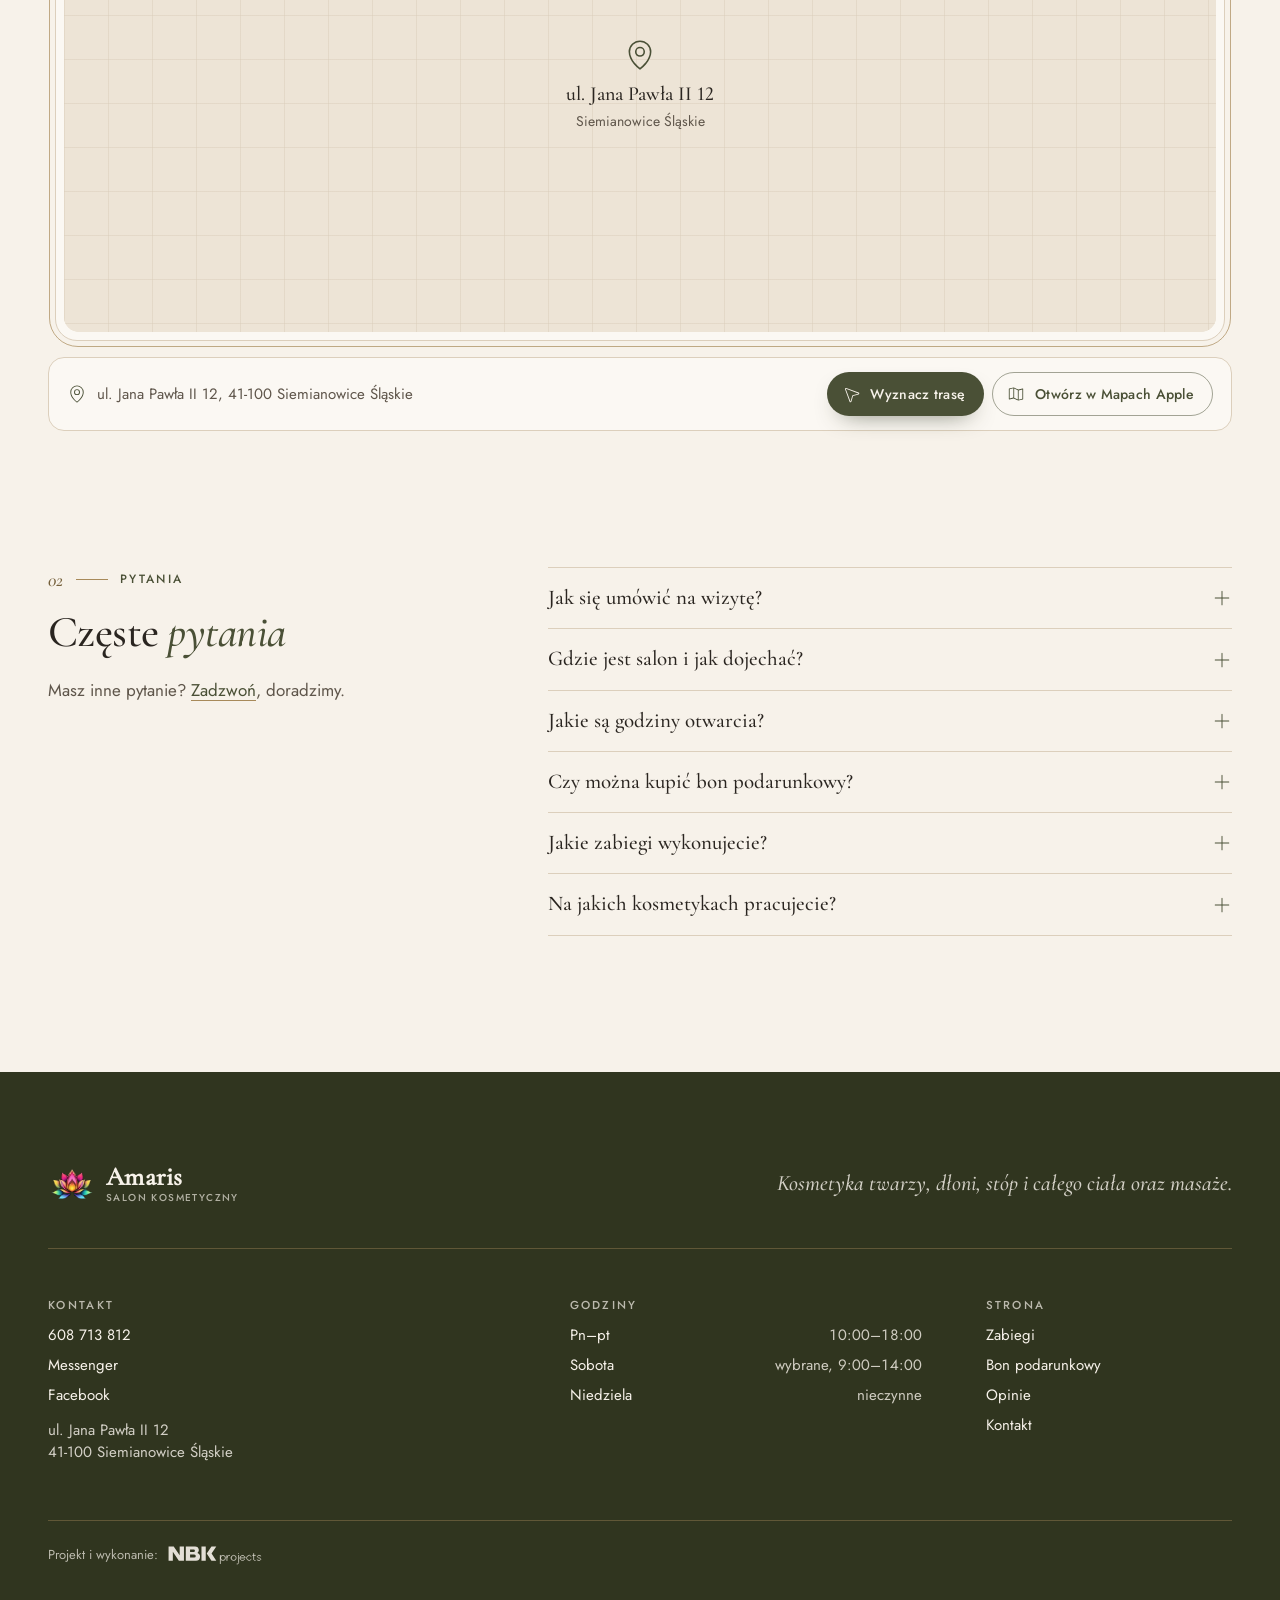
<file: kontakt.html>
<!doctype html>
<html lang="pl">
<head>
<meta charset="utf-8">
<meta name="viewport" content="width=device-width, initial-scale=1, viewport-fit=cover">
<meta name="format-detection" content="telephone=no">
<title>Kontakt – Amaris, salon kosmetyczny Siemianowice Śląskie</title>
<meta name="description" content="Skontaktuj się z salonem Amaris w centrum Siemianowic Śląskich, blisko Katowic i Chorzowa: adres, telefon, godziny otwarcia i mapa. Umów wizytę na zabiegi kosmetyczne, masaż lub inny zabieg.">
<link rel="canonical" href="https://studioamaris.pl/kontakt.html">
<meta property="og:title" content="Kontakt – Amaris Salon Kosmetyczny">
<meta property="og:description" content="Adres, telefon i godziny otwarcia salonu Amaris w Siemianowicach Śląskich. Umów wizytę na zabiegi lub masaż.">
<meta property="og:type" content="website">
<meta property="og:locale" content="pl_PL">
<meta property="og:url" content="https://studioamaris.pl/kontakt.html">
<meta property="og:image" content="https://studioamaris.pl/og.jpg">
<meta property="og:image:width" content="1200">
<meta property="og:image:height" content="630">
<meta name="twitter:card" content="summary_large_image">
<meta name="theme-color" content="#4A5036">
<meta name="robots" content="index, follow, max-image-preview:large">
<link rel="icon" href="favicon.svg?v=2" type="image/svg+xml">
<link rel="icon" href="assets/logo/favicon-32.png?v=2" sizes="32x32" type="image/png">
<link rel="apple-touch-icon" href="assets/logo/apple-touch-icon.png?v=2">
<link rel="preload" href="assets/fonts/cormorant-garamond-latin-500-normal.woff2" as="font" type="font/woff2" crossorigin>
<link rel="preload" href="assets/fonts/jost-latin-400-normal.woff2" as="font" type="font/woff2" crossorigin>
<link rel="stylesheet" href="assets/css/amaris.css">
<script>document.documentElement.classList.add('js')</script>
<script type="application/ld+json">{"@context": "https://schema.org", "@type": "BreadcrumbList", "itemListElement": [{"@type": "ListItem", "position": 1, "name": "Strona główna", "item": "https://studioamaris.pl/"}, {"@type": "ListItem", "position": 2, "name": "Kontakt", "item": "https://studioamaris.pl/kontakt.html"}]}</script>
<script type="application/ld+json">{"@context": "https://schema.org", "@type": "FAQPage", "mainEntity": [{"@type": "Question", "name": "Jak się umówić na wizytę?", "acceptedAnswer": {"@type": "Answer", "text": "Zadzwoń pod numer 608 713 812 albo napisz do nas na Messengerze. Dobierzemy termin i podpowiemy, który zabieg będzie dla Ciebie najlepszy."}}, {"@type": "Question", "name": "Gdzie jest salon i jak dojechać?", "acceptedAnswer": {"@type": "Answer", "text": "Jesteśmy przy ul. Jana Pawła II 12 w Siemianowicach Śląskich, blisko Katowic i Chorzowa. Trasę wyznaczysz w Mapach Google lub Mapach Apple."}}, {"@type": "Question", "name": "Jakie są godziny otwarcia?", "acceptedAnswer": {"@type": "Answer", "text": "Pracujemy od poniedziałku do piątku w godzinach 10:00–18:00 oraz w wybrane soboty 9:00–14:00. Dokładny termin najlepiej potwierdzić telefonicznie."}}, {"@type": "Question", "name": "Czy można kupić bon podarunkowy?", "acceptedAnswer": {"@type": "Answer", "text": "Tak. Zadzwoń albo napisz, a powiemy, jak go zamówić i odebrać."}}, {"@type": "Question", "name": "Jakie zabiegi wykonujecie?", "acceptedAnswer": {"@type": "Answer", "text": "Zabiegi na twarz, oprawę oczu i brwi, manicure, pedicure, masaże i depilację. Pełny cennik znajdziesz na stronie Zabiegi."}}, {"@type": "Question", "name": "Na jakich kosmetykach pracujecie?", "acceptedAnswer": {"@type": "Answer", "text": "Między innymi na kosmetykach Théo Marvée Professional, Peel Mission i Natinuel, dobranych do potrzeb Twojej skóry, a przy pedicure na kosmetykach Pharm Foot marki Victoria Vynn."}}]}</script>
</head>
<body class="s-kontakt">
<a class="przeskocz" href="#tresc">Przejdź do&nbsp;treści</a>
<header class="naglowek">
  <div class="wrap naglowek__wnetrze">
    <a class="logo" href="index.html"><span class="logo__znak"><img src="assets/logo/lotos-80.png" alt="" width="40" height="40" loading="eager"></span><span class="logo__tekst"><span class="logo__nazwa">Amaris</span><span class="logo__podpis">Salon kosmetyczny</span></span></a>
    <nav class="nawigacja" aria-label="Główna"><ul><li><a href="zabiegi.html">Zabiegi</a></li><li><a href="bon.html">Bon podarunkowy</a></li><li><a href="opinie.html">Opinie</a></li><li><a href="kontakt.html" aria-current="page">Kontakt</a></li></ul></nav>
    <a class="btn btn--glowny btn--maly naglowek__tel" href="tel:+48608713812"><svg class="ikona" aria-hidden="true" focusable="false" xmlns="http://www.w3.org/2000/svg" viewBox="0 0 256 256" fill="currentColor"><path d="M221.59,160.3l-47.24-21.17a14,14,0,0,0-13.28,1.22,4.81,4.81,0,0,0-.56.42l-24.69,21a1.88,1.88,0,0,1-1.68.06c-15.87-7.66-32.31-24-40-39.65a1.91,1.91,0,0,1,0-1.68l21.07-25a6.13,6.13,0,0,0,.42-.58,14,14,0,0,0,1.12-13.27L95.73,34.49a14,14,0,0,0-14.56-8.38A54.24,54.24,0,0,0,34,80c0,78.3,63.7,142,142,142a54.25,54.25,0,0,0,53.89-47.17A14,14,0,0,0,221.59,160.3ZM176,210C104.32,210,46,151.68,46,80A42.23,42.23,0,0,1,82.67,38h.23a2,2,0,0,1,1.84,1.31l21.1,47.11a2,2,0,0,1,0,1.67L84.73,113.15a4.73,4.73,0,0,0-.43.57,14,14,0,0,0-.91,13.73c8.87,18.16,27.17,36.32,45.53,45.19a14,14,0,0,0,13.77-1c.19-.13.38-.27.56-.42l24.68-21a1.92,1.92,0,0,1,1.6-.1l47.25,21.17a2,2,0,0,1,1.21,2A42.24,42.24,0,0,1,176,210Z"/></svg>608&nbsp;713&nbsp;812</a>
    <button class="menu-przycisk" type="button" aria-expanded="false" aria-controls="menu" data-menu-otworz><svg class="ikona" aria-hidden="true" focusable="false" xmlns="http://www.w3.org/2000/svg" viewBox="0 0 256 256" fill="currentColor"><path d="M222,128a6,6,0,0,1-6,6H40a6,6,0,0,1,0-12H216A6,6,0,0,1,222,128ZM40,70H216a6,6,0,0,0,0-12H40a6,6,0,0,0,0,12ZM216,186H40a6,6,0,0,0,0,12H216a6,6,0,0,0,0-12Z"/></svg><span class="sr">Otwórz menu</span></button>
  </div>
</header>
<div class="menu" id="menu" role="dialog" aria-modal="true" aria-label="Menu" aria-hidden="true">
  <div class="wrap menu__gora">
    <a class="logo" href="index.html"><span class="logo__znak"><img src="assets/logo/lotos-80.png" alt="" width="40" height="40" loading="eager"></span><span class="logo__tekst"><span class="logo__nazwa">Amaris</span><span class="logo__podpis">Salon kosmetyczny</span></span></a>
    <button class="menu-przycisk" type="button" data-menu-zamknij><svg class="ikona" aria-hidden="true" focusable="false" xmlns="http://www.w3.org/2000/svg" viewBox="0 0 256 256" fill="currentColor"><path d="M204.24,195.76a6,6,0,1,1-8.48,8.48L128,136.49,60.24,204.24a6,6,0,0,1-8.48-8.48L119.51,128,51.76,60.24a6,6,0,0,1,8.48-8.48L128,119.51l67.76-67.75a6,6,0,0,1,8.48,8.48L136.49,128Z"/></svg><span class="sr">Zamknij menu</span></button>
  </div>
  <nav class="wrap" aria-label="Menu"><ul class="menu__lista"><li><a href="zabiegi.html"><span class="menu__nr" aria-hidden="true">01</span>Zabiegi<svg class="ikona" aria-hidden="true" focusable="false" xmlns="http://www.w3.org/2000/svg" viewBox="0 0 256 256" fill="currentColor"><path d="M220.24,132.24l-72,72a6,6,0,0,1-8.48-8.48L201.51,134H40a6,6,0,0,1,0-12H201.51L139.76,60.24a6,6,0,0,1,8.48-8.48l72,72A6,6,0,0,1,220.24,132.24Z"/></svg></a></li><li><a href="bon.html"><span class="menu__nr" aria-hidden="true">02</span>Bon podarunkowy<svg class="ikona" aria-hidden="true" focusable="false" xmlns="http://www.w3.org/2000/svg" viewBox="0 0 256 256" fill="currentColor"><path d="M220.24,132.24l-72,72a6,6,0,0,1-8.48-8.48L201.51,134H40a6,6,0,0,1,0-12H201.51L139.76,60.24a6,6,0,0,1,8.48-8.48l72,72A6,6,0,0,1,220.24,132.24Z"/></svg></a></li><li><a href="opinie.html"><span class="menu__nr" aria-hidden="true">03</span>Opinie<svg class="ikona" aria-hidden="true" focusable="false" xmlns="http://www.w3.org/2000/svg" viewBox="0 0 256 256" fill="currentColor"><path d="M220.24,132.24l-72,72a6,6,0,0,1-8.48-8.48L201.51,134H40a6,6,0,0,1,0-12H201.51L139.76,60.24a6,6,0,0,1,8.48-8.48l72,72A6,6,0,0,1,220.24,132.24Z"/></svg></a></li><li><a href="kontakt.html" aria-current="page"><span class="menu__nr" aria-hidden="true">04</span>Kontakt<svg class="ikona" aria-hidden="true" focusable="false" xmlns="http://www.w3.org/2000/svg" viewBox="0 0 256 256" fill="currentColor"><path d="M220.24,132.24l-72,72a6,6,0,0,1-8.48-8.48L201.51,134H40a6,6,0,0,1,0-12H201.51L139.76,60.24a6,6,0,0,1,8.48-8.48l72,72A6,6,0,0,1,220.24,132.24Z"/></svg></a></li></ul></nav>
  <div class="wrap menu__dol">
    <p class="status" data-status data-stan="nieznany"><span class="status__kropka" aria-hidden="true"></span><span class="status__tekst">Pn–pt 10:00–18:00, wybrane soboty 9:00–14:00</span></p>
    <a class="btn btn--glowny" href="tel:+48608713812"><svg class="ikona" aria-hidden="true" focusable="false" xmlns="http://www.w3.org/2000/svg" viewBox="0 0 256 256" fill="currentColor"><path d="M221.59,160.3l-47.24-21.17a14,14,0,0,0-13.28,1.22,4.81,4.81,0,0,0-.56.42l-24.69,21a1.88,1.88,0,0,1-1.68.06c-15.87-7.66-32.31-24-40-39.65a1.91,1.91,0,0,1,0-1.68l21.07-25a6.13,6.13,0,0,0,.42-.58,14,14,0,0,0,1.12-13.27L95.73,34.49a14,14,0,0,0-14.56-8.38A54.24,54.24,0,0,0,34,80c0,78.3,63.7,142,142,142a54.25,54.25,0,0,0,53.89-47.17A14,14,0,0,0,221.59,160.3ZM176,210C104.32,210,46,151.68,46,80A42.23,42.23,0,0,1,82.67,38h.23a2,2,0,0,1,1.84,1.31l21.1,47.11a2,2,0,0,1,0,1.67L84.73,113.15a4.73,4.73,0,0,0-.43.57,14,14,0,0,0-.91,13.73c8.87,18.16,27.17,36.32,45.53,45.19a14,14,0,0,0,13.77-1c.19-.13.38-.27.56-.42l24.68-21a1.92,1.92,0,0,1,1.6-.1l47.25,21.17a2,2,0,0,1,1.21,2A42.24,42.24,0,0,1,176,210Z"/></svg>Zadzwoń i&nbsp;umów wizytę</a>
    <a class="btn btn--obrys" href="https://m.me/AmarisSalon" target="_blank" rel="noopener"><svg class="ikona" aria-hidden="true" focusable="false" xmlns="http://www.w3.org/2000/svg" viewBox="0 0 256 256" fill="currentColor"><path d="M180.24,107.76a6,6,0,0,1,0,8.48l-32,32a6,6,0,0,1-8.48,0L112,120.49,84.24,148.24a6,6,0,0,1-8.48-8.48l32-32a6,6,0,0,1,8.48,0L144,135.51l27.76-27.75A6,6,0,0,1,180.24,107.76ZM230,128A102,102,0,0,1,79.31,217.65L44.44,229.27a14,14,0,0,1-17.71-17.71l11.62-34.87A102,102,0,1,1,230,128Zm-12,0A90,90,0,1,0,50.08,173.06a6,6,0,0,1,.5,4.91L38.12,215.35a2,2,0,0,0,2.53,2.53L78,205.42a6.2,6.2,0,0,1,1.9-.31,6.09,6.09,0,0,1,3,.81A90,90,0,0,0,218,128Z"/></svg>Napisz na&nbsp;Messengerze<span class="sr"> (otwiera się w&nbsp;nowej karcie)</span></a>
    <p class="menu__adres">ul.&nbsp;Jana&nbsp;Pawła&nbsp;II&nbsp;12, <span class="nw">41-100</span>&nbsp;Siemianowice&nbsp;Śląskie</p>
  </div>
</div>
<main id="tresc">
<section class="podhero" aria-labelledby="h-strona">
  <div class="wrap podhero__siatka">
    <div class="podhero__tekst">
      <nav class="okruszki" aria-label="Okruszki"><ol><li><a href="index.html">Strona główna</a></li><li aria-current="page">Kontakt</li></ol></nav>
      <h1 id="h-strona">Kontakt <em>– Siemianowice&nbsp;Śląskie</em></h1>
      <p class="wstep">Na wizytę umówisz się telefonicznie albo przez Messengera. Salon znajdziesz przy ul.&nbsp;Jana&nbsp;Pawła&nbsp;II&nbsp;12, w&nbsp;centrum&nbsp;Siemianowic&nbsp;Śląskich.</p>
    </div>
    <div class="podhero__foto">
      <div class="luk-rama"><div class="luk luk--szer"><img src="assets/img/logo-amaris-1000.webp" srcset="assets/img/logo-amaris-1000.webp 1000w, assets/img/logo-amaris-1600.webp 1600w" sizes="(max-width: 900px) 92vw, 575px" width="575" height="575" alt="Logo salonu Amaris: złoty napis z ornamentem na fioletowym tle" fetchpriority="high"></div></div>
      
    </div>
  </div>
</section>

<section class="po-hero" aria-label="Dane kontaktowe">
  <div class="wrap kontakt-siatka">
    <div class="kafel">
      <p class="etykieta">Umów wizytę</p>
      <h2 class="sr">Umów wizytę</h2>
      <a class="kafel__tel" href="tel:+48608713812">608&nbsp;713&nbsp;812</a>
      <div class="kafel__cta"><a class="btn btn--glowny" href="tel:+48608713812"><svg class="ikona" aria-hidden="true" focusable="false" xmlns="http://www.w3.org/2000/svg" viewBox="0 0 256 256" fill="currentColor"><path d="M221.59,160.3l-47.24-21.17a14,14,0,0,0-13.28,1.22,4.81,4.81,0,0,0-.56.42l-24.69,21a1.88,1.88,0,0,1-1.68.06c-15.87-7.66-32.31-24-40-39.65a1.91,1.91,0,0,1,0-1.68l21.07-25a6.13,6.13,0,0,0,.42-.58,14,14,0,0,0,1.12-13.27L95.73,34.49a14,14,0,0,0-14.56-8.38A54.24,54.24,0,0,0,34,80c0,78.3,63.7,142,142,142a54.25,54.25,0,0,0,53.89-47.17A14,14,0,0,0,221.59,160.3ZM176,210C104.32,210,46,151.68,46,80A42.23,42.23,0,0,1,82.67,38h.23a2,2,0,0,1,1.84,1.31l21.1,47.11a2,2,0,0,1,0,1.67L84.73,113.15a4.73,4.73,0,0,0-.43.57,14,14,0,0,0-.91,13.73c8.87,18.16,27.17,36.32,45.53,45.19a14,14,0,0,0,13.77-1c.19-.13.38-.27.56-.42l24.68-21a1.92,1.92,0,0,1,1.6-.1l47.25,21.17a2,2,0,0,1,1.21,2A42.24,42.24,0,0,1,176,210Z"/></svg><span>Zadzwoń<span class="dl"> i&nbsp;umów wizytę</span></span></a><a class="btn btn--obrys" href="https://m.me/AmarisSalon" target="_blank" rel="noopener"><svg class="ikona" aria-hidden="true" focusable="false" xmlns="http://www.w3.org/2000/svg" viewBox="0 0 256 256" fill="currentColor"><path d="M180.24,107.76a6,6,0,0,1,0,8.48l-32,32a6,6,0,0,1-8.48,0L112,120.49,84.24,148.24a6,6,0,0,1-8.48-8.48l32-32a6,6,0,0,1,8.48,0L144,135.51l27.76-27.75A6,6,0,0,1,180.24,107.76ZM230,128A102,102,0,0,1,79.31,217.65L44.44,229.27a14,14,0,0,1-17.71-17.71l11.62-34.87A102,102,0,1,1,230,128Zm-12,0A90,90,0,1,0,50.08,173.06a6,6,0,0,1,.5,4.91L38.12,215.35a2,2,0,0,0,2.53,2.53L78,205.42a6.2,6.2,0,0,1,1.9-.31,6.09,6.09,0,0,1,3,.81A90,90,0,0,0,218,128Z"/></svg><span>Napisz<span class="dl"> na&nbsp;Messengerze</span></span><span class="sr"> (otwiera się w&nbsp;nowej karcie)</span></a></div>
      <div class="kafel__sekcja">
        <p class="etykieta">Adres</p>
        <address class="kafel__adres">ul.&nbsp;Jana&nbsp;Pawła&nbsp;II&nbsp;12<br><span class="nw">41-100</span>&nbsp;Siemianowice&nbsp;Śląskie</address>
        <div class="kafel__akcje">
          <button class="btn btn--obrys btn--maly" type="button" data-kopiuj="ul. Jana Pawła II 12, 41-100 Siemianowice Śląskie" aria-describedby="kopiuj-info"><svg class="ikona" aria-hidden="true" focusable="false" xmlns="http://www.w3.org/2000/svg" viewBox="0 0 256 256" fill="currentColor"><path d="M216,34H88a6,6,0,0,0-6,6V82H40a6,6,0,0,0-6,6V216a6,6,0,0,0,6,6H168a6,6,0,0,0,6-6V174h42a6,6,0,0,0,6-6V40A6,6,0,0,0,216,34ZM162,210H46V94H162Zm48-48H174V88a6,6,0,0,0-6-6H94V46H210Z"/></svg>Kopiuj adres</button>
          <a class="kafel__fb" href="https://www.facebook.com/profile.php?id=100036847705995" target="_blank" rel="noopener"><svg class="ikona" aria-hidden="true" focusable="false" xmlns="http://www.w3.org/2000/svg" viewBox="0 0 256 256" fill="currentColor"><path d="M128,26A102,102,0,1,0,230,128,102.12,102.12,0,0,0,128,26Zm6,191.8V150h26a6,6,0,0,0,0-12H134V112a18,18,0,0,1,18-18h16a6,6,0,0,0,0-12H152a30,30,0,0,0-30,30v26H96a6,6,0,0,0,0,12h26v67.8a90,90,0,1,1,12,0Z"/></svg>Facebook<span class="sr"> (otwiera się w&nbsp;nowej karcie)</span></a>
        </div>
        <p class="kopiuj-info" id="kopiuj-info" role="status" aria-live="polite"></p>
      </div>
    </div>
    <div class="kafel">
      <p class="etykieta">Godziny otwarcia</p>
      <h2 class="sr">Godziny otwarcia</h2>
      <p class="status kafel__status" data-status data-stan="nieznany"><span class="status__kropka" aria-hidden="true"></span><span class="status__tekst">Pn–pt 10:00–18:00, wybrane soboty 9:00–14:00</span></p>
      <table class="godziny"><caption class="sr">Godziny otwarcia salonu</caption><tbody><tr data-dzien="1"><th scope="row">Poniedziałek</th><td>10:00–18:00</td></tr><tr data-dzien="2"><th scope="row">Wtorek</th><td>10:00–18:00</td></tr><tr data-dzien="3"><th scope="row">Środa</th><td>10:00–18:00</td></tr><tr data-dzien="4"><th scope="row">Czwartek</th><td>10:00–18:00</td></tr><tr data-dzien="5"><th scope="row">Piątek</th><td>10:00–18:00</td></tr><tr data-dzien="6"><th scope="row">Sobota</th><td>wybrane soboty, 9:00–14:00</td></tr><tr data-dzien="0"><th scope="row">Niedziela</th><td class="zamk">nieczynne</td></tr></tbody></table>
    </div>
  </div>
</section>

<section class="sekcja reveal" aria-labelledby="h-mapa">
  <div class="wrap">
    <div class="glowa glowa--rzad">
      <p class="etykieta"><span class="etykieta__nr">01</span><span class="etykieta__kreska" aria-hidden="true"></span>Dojazd</p>
      <h2 id="h-mapa">Mapa <em>dojazdu</em></h2>
    </div>
    <div class="mapa-rama mapa-rama--szeroka">
      <div class="mapa">
        <div class="mapa__zaslepka" aria-hidden="true"><svg class="ikona" aria-hidden="true" focusable="false" xmlns="http://www.w3.org/2000/svg" viewBox="0 0 256 256" fill="currentColor"><path d="M128,66a38,38,0,1,0,38,38A38,38,0,0,0,128,66Zm0,64a26,26,0,1,1,26-26A26,26,0,0,1,128,130Zm0-112a86.1,86.1,0,0,0-86,86c0,30.91,14.34,63.74,41.47,94.94a252.32,252.32,0,0,0,41.09,38,6,6,0,0,0,6.88,0,252.32,252.32,0,0,0,41.09-38c27.13-31.2,41.47-64,41.47-94.94A86.1,86.1,0,0,0,128,18Zm0,206.51C113,212.93,54,163.62,54,104a74,74,0,0,1,148,0C202,163.62,143,212.93,128,224.51Z"/></svg><span>ul.&nbsp;Jana&nbsp;Pawła&nbsp;II&nbsp;12</span><span class="mapa__miasto">Siemianowice&nbsp;Śląskie</span></div>
        <iframe src="https://www.google.com/maps?q=Jana+Paw%C5%82a+II+12,+41-100+Siemianowice+%C5%9Al%C4%85skie&amp;output=embed" title="Mapa dojazdu do salonu Amaris – ul. Jana Pawła II 12, Siemianowice Śląskie" loading="lazy" referrerpolicy="no-referrer-when-downgrade" allowfullscreen></iframe>
      </div>
    </div>
    <div class="mapa-pasek">
      <p class="mapa-pasek__adres"><svg class="ikona" aria-hidden="true" focusable="false" xmlns="http://www.w3.org/2000/svg" viewBox="0 0 256 256" fill="currentColor"><path d="M128,66a38,38,0,1,0,38,38A38,38,0,0,0,128,66Zm0,64a26,26,0,1,1,26-26A26,26,0,0,1,128,130Zm0-112a86.1,86.1,0,0,0-86,86c0,30.91,14.34,63.74,41.47,94.94a252.32,252.32,0,0,0,41.09,38,6,6,0,0,0,6.88,0,252.32,252.32,0,0,0,41.09-38c27.13-31.2,41.47-64,41.47-94.94A86.1,86.1,0,0,0,128,18Zm0,206.51C113,212.93,54,163.62,54,104a74,74,0,0,1,148,0C202,163.62,143,212.93,128,224.51Z"/></svg><span>ul.&nbsp;Jana&nbsp;Pawła&nbsp;II&nbsp;12, <span class="nw">41-100</span>&nbsp;Siemianowice&nbsp;Śląskie</span></p>
      <div class="mapa-pasek__cta"><a class="btn btn--glowny btn--maly" href="https://www.google.com/maps/dir/?api=1&destination=Jana+Paw%C5%82a+II+12,+41-100+Siemianowice+%C5%9Al%C4%85skie" target="_blank" rel="noopener"><svg class="ikona" aria-hidden="true" focusable="false" xmlns="http://www.w3.org/2000/svg" viewBox="0 0 256 256" fill="currentColor"><path d="M236.65,108.1,60.72,42.83l-.13,0A14,14,0,0,0,42.78,60.59s0,.09,0,.13L108.1,236.65A13.77,13.77,0,0,0,121.28,246h.26a13.8,13.8,0,0,0,13.14-9.88l0-.15,22.14-79.1L236,134.73l.15,0a14,14,0,0,0,.53-26.58Zm-4,15.1-82.26,23a6,6,0,0,0-4.16,4.16l-23,82.26a1.85,1.85,0,0,1-1.86,1.36,1.82,1.82,0,0,1-1.92-1.35.61.61,0,0,0,0-.12L54.11,56.62a2,2,0,0,1,2.51-2.51l175.91,65.26.12,0a2,2,0,0,1,0,3.79Z"/></svg>Wyznacz trasę<span class="sr"> (otwiera się w&nbsp;nowej karcie)</span></a><a class="btn btn--obrys btn--maly" href="https://maps.apple.com/?daddr=Jana+Paw%C5%82a+II+12,+41-100+Siemianowice+%C5%9Al%C4%85skie" target="_blank" rel="noopener"><svg class="ikona" aria-hidden="true" focusable="false" xmlns="http://www.w3.org/2000/svg" viewBox="0 0 256 256" fill="currentColor"><path d="M227.69,51.27a6,6,0,0,0-5.15-1.09L160.7,65.64l-62-31a6,6,0,0,0-4.14-.45l-64,16A6,6,0,0,0,26,56V200a6,6,0,0,0,7.46,5.82L95.3,190.36l62,31a6,6,0,0,0,4.14.45l64-16A6,6,0,0,0,230,200V56A6,6,0,0,0,227.69,51.27ZM102,49.71l52,26V206.29l-52-26Zm-64,11,52-13V179.32l-52,13ZM218,195.32l-52,13V76.68l52-13Z"/></svg><span class="dl">Otwórz w&nbsp;Mapach Apple</span><span class="kr">Mapy Apple</span><span class="sr"> (otwiera się w&nbsp;nowej karcie)</span></a></div>
    </div>
  </div>
</section>

<section class="sekcja reveal" aria-labelledby="h-faq">
  <div class="wrap faq-siatka">
    <div class="faq-bok">
      <p class="etykieta"><span class="etykieta__nr">02</span><span class="etykieta__kreska" aria-hidden="true"></span>Pytania</p>
      <h2 id="h-faq">Częste <em>pytania</em></h2>
      <p class="faq-dopisek">Masz inne pytanie? <span class="nw"><a href="tel:+48608713812">Zadzwoń</a>,</span> doradzimy.</p>
    </div>
    <div class="faq"><details><summary>Jak się umówić na&nbsp;wizytę?<svg class="ikona" aria-hidden="true" focusable="false" xmlns="http://www.w3.org/2000/svg" viewBox="0 0 256 256" fill="currentColor"><path d="M222,128a6,6,0,0,1-6,6H134v82a6,6,0,0,1-12,0V134H40a6,6,0,0,1,0-12h82V40a6,6,0,0,1,12,0v82h82A6,6,0,0,1,222,128Z"/></svg></summary><p>Zadzwoń pod numer <a class="tekst-link" href="tel:+48608713812">608&nbsp;713&nbsp;812</a> albo napisz do&nbsp;nas na&nbsp;Messengerze. Dobierzemy termin i&nbsp;podpowiemy, który zabieg będzie dla Ciebie najlepszy.</p></details><details><summary>Gdzie jest salon i&nbsp;jak dojechać?<svg class="ikona" aria-hidden="true" focusable="false" xmlns="http://www.w3.org/2000/svg" viewBox="0 0 256 256" fill="currentColor"><path d="M222,128a6,6,0,0,1-6,6H134v82a6,6,0,0,1-12,0V134H40a6,6,0,0,1,0-12h82V40a6,6,0,0,1,12,0v82h82A6,6,0,0,1,222,128Z"/></svg></summary><p>Jesteśmy przy ul.&nbsp;Jana&nbsp;Pawła&nbsp;II&nbsp;12 w&nbsp;Siemianowicach&nbsp;Śląskich, blisko Katowic i&nbsp;Chorzowa. Trasę wyznaczysz w&nbsp;Mapach Google lub Mapach Apple&nbsp;– linki są wyżej, nad mapą.</p></details><details><summary>Jakie są godziny otwarcia?<svg class="ikona" aria-hidden="true" focusable="false" xmlns="http://www.w3.org/2000/svg" viewBox="0 0 256 256" fill="currentColor"><path d="M222,128a6,6,0,0,1-6,6H134v82a6,6,0,0,1-12,0V134H40a6,6,0,0,1,0-12h82V40a6,6,0,0,1,12,0v82h82A6,6,0,0,1,222,128Z"/></svg></summary><p>Pracujemy od&nbsp;poniedziałku do&nbsp;piątku w&nbsp;godzinach 10:00–18:00 oraz w&nbsp;wybrane soboty 9:00–14:00. Dokładny termin najlepiej potwierdzić telefonicznie.</p></details><details><summary>Czy można kupić bon podarunkowy?<svg class="ikona" aria-hidden="true" focusable="false" xmlns="http://www.w3.org/2000/svg" viewBox="0 0 256 256" fill="currentColor"><path d="M222,128a6,6,0,0,1-6,6H134v82a6,6,0,0,1-12,0V134H40a6,6,0,0,1,0-12h82V40a6,6,0,0,1,12,0v82h82A6,6,0,0,1,222,128Z"/></svg></summary><p>Tak. Zadzwoń albo napisz, a&nbsp;powiemy, jak go zamówić i&nbsp;odebrać.</p></details><details><summary>Jakie zabiegi wykonujecie?<svg class="ikona" aria-hidden="true" focusable="false" xmlns="http://www.w3.org/2000/svg" viewBox="0 0 256 256" fill="currentColor"><path d="M222,128a6,6,0,0,1-6,6H134v82a6,6,0,0,1-12,0V134H40a6,6,0,0,1,0-12h82V40a6,6,0,0,1,12,0v82h82A6,6,0,0,1,222,128Z"/></svg></summary><p>Zabiegi na&nbsp;twarz, oprawę oczu i&nbsp;brwi, manicure, pedicure, masaże i&nbsp;depilację. Pełny cennik znajdziesz na&nbsp;stronie <a class="tekst-link" href="zabiegi.html">Zabiegi</a>.</p></details><details><summary>Na&nbsp;jakich kosmetykach pracujecie?<svg class="ikona" aria-hidden="true" focusable="false" xmlns="http://www.w3.org/2000/svg" viewBox="0 0 256 256" fill="currentColor"><path d="M222,128a6,6,0,0,1-6,6H134v82a6,6,0,0,1-12,0V134H40a6,6,0,0,1,0-12h82V40a6,6,0,0,1,12,0v82h82A6,6,0,0,1,222,128Z"/></svg></summary><p>Między innymi na&nbsp;kosmetykach Théo Marvée Professional, Peel Mission i&nbsp;Natinuel, dobranych do&nbsp;potrzeb Twojej skóry, a&nbsp;przy pedicure na&nbsp;kosmetykach Pharm Foot marki Victoria Vynn.</p></details></div>
  </div>
</section>
</main>
<footer class="stopka">
  <div class="wrap">
    <div class="stopka__gora">
      <span class="logo stopka__logo"><span class="logo__znak"><img src="assets/logo/lotos-80.png" alt="" width="44" height="44" loading="lazy"></span><span class="logo__tekst"><span class="logo__nazwa">Amaris</span><span class="logo__podpis">Salon kosmetyczny</span></span></span>
      <p class="stopka__motto">Kosmetyka twarzy, dłoni, stóp i&nbsp;całego ciała oraz masaże.</p>
    </div>
    <div class="stopka__siatka">
      <div>
        <h2>Kontakt</h2>
        <ul>
          <li><a href="tel:+48608713812">608&nbsp;713&nbsp;812</a></li>
          <li><a href="https://m.me/AmarisSalon" target="_blank" rel="noopener">Messenger<span class="sr"> (otwiera się w&nbsp;nowej karcie)</span></a></li>
          <li><a href="https://www.facebook.com/profile.php?id=100036847705995" target="_blank" rel="noopener">Facebook<span class="sr"> (otwiera się w&nbsp;nowej karcie)</span></a></li>
          <li><address>ul.&nbsp;Jana&nbsp;Pawła&nbsp;II&nbsp;12<br><span class="nw">41-100</span>&nbsp;Siemianowice&nbsp;Śląskie</address></li>
        </ul>
      </div>
      <div>
        <h2>Godziny</h2>
        <ul class="stopka__godziny"><li><span>Pn–pt</span><span>10:00–18:00</span></li><li><span>Sobota</span><span>wybrane, 9:00–14:00</span></li><li><span>Niedziela</span><span>nieczynne</span></li></ul>
      </div>
      <nav class="stopka__linki" aria-label="Stopka">
        <h2>Strona</h2>
        <ul><li><a href="zabiegi.html">Zabiegi</a></li><li><a href="bon.html">Bon podarunkowy</a></li><li><a href="opinie.html">Opinie</a></li><li><a href="kontakt.html">Kontakt</a></li></ul>
      </nav>
    </div>
    <div class="stopka__dol">
      <p class="nbk"><span>Projekt i&nbsp;wykonanie:</span><img src="_nbk/nbk-poziome.svg" alt="NBK Projects" width="94" height="20" loading="lazy"></p>
    </div>
  </div>
</footer>
<div class="pasek" role="region" aria-label="Szybki kontakt">
  <a class="btn btn--glowny" href="tel:+48608713812"><svg class="ikona" aria-hidden="true" focusable="false" xmlns="http://www.w3.org/2000/svg" viewBox="0 0 256 256" fill="currentColor"><path d="M221.59,160.3l-47.24-21.17a14,14,0,0,0-13.28,1.22,4.81,4.81,0,0,0-.56.42l-24.69,21a1.88,1.88,0,0,1-1.68.06c-15.87-7.66-32.31-24-40-39.65a1.91,1.91,0,0,1,0-1.68l21.07-25a6.13,6.13,0,0,0,.42-.58,14,14,0,0,0,1.12-13.27L95.73,34.49a14,14,0,0,0-14.56-8.38A54.24,54.24,0,0,0,34,80c0,78.3,63.7,142,142,142a54.25,54.25,0,0,0,53.89-47.17A14,14,0,0,0,221.59,160.3ZM176,210C104.32,210,46,151.68,46,80A42.23,42.23,0,0,1,82.67,38h.23a2,2,0,0,1,1.84,1.31l21.1,47.11a2,2,0,0,1,0,1.67L84.73,113.15a4.73,4.73,0,0,0-.43.57,14,14,0,0,0-.91,13.73c8.87,18.16,27.17,36.32,45.53,45.19a14,14,0,0,0,13.77-1c.19-.13.38-.27.56-.42l24.68-21a1.92,1.92,0,0,1,1.6-.1l47.25,21.17a2,2,0,0,1,1.21,2A42.24,42.24,0,0,1,176,210Z"/></svg>Zadzwoń</a>
  <a class="btn btn--obrys" href="https://m.me/AmarisSalon" target="_blank" rel="noopener"><svg class="ikona" aria-hidden="true" focusable="false" xmlns="http://www.w3.org/2000/svg" viewBox="0 0 256 256" fill="currentColor"><path d="M180.24,107.76a6,6,0,0,1,0,8.48l-32,32a6,6,0,0,1-8.48,0L112,120.49,84.24,148.24a6,6,0,0,1-8.48-8.48l32-32a6,6,0,0,1,8.48,0L144,135.51l27.76-27.75A6,6,0,0,1,180.24,107.76ZM230,128A102,102,0,0,1,79.31,217.65L44.44,229.27a14,14,0,0,1-17.71-17.71l11.62-34.87A102,102,0,1,1,230,128Zm-12,0A90,90,0,1,0,50.08,173.06a6,6,0,0,1,.5,4.91L38.12,215.35a2,2,0,0,0,2.53,2.53L78,205.42a6.2,6.2,0,0,1,1.9-.31,6.09,6.09,0,0,1,3,.81A90,90,0,0,0,218,128Z"/></svg>Messenger<span class="sr"> (otwiera się w&nbsp;nowej karcie)</span></a>
</div>
<script src="assets/js/amaris.js" defer></script>
<script src="_nbk/karuzele.js" defer></script>
</body>
</html>
</file>
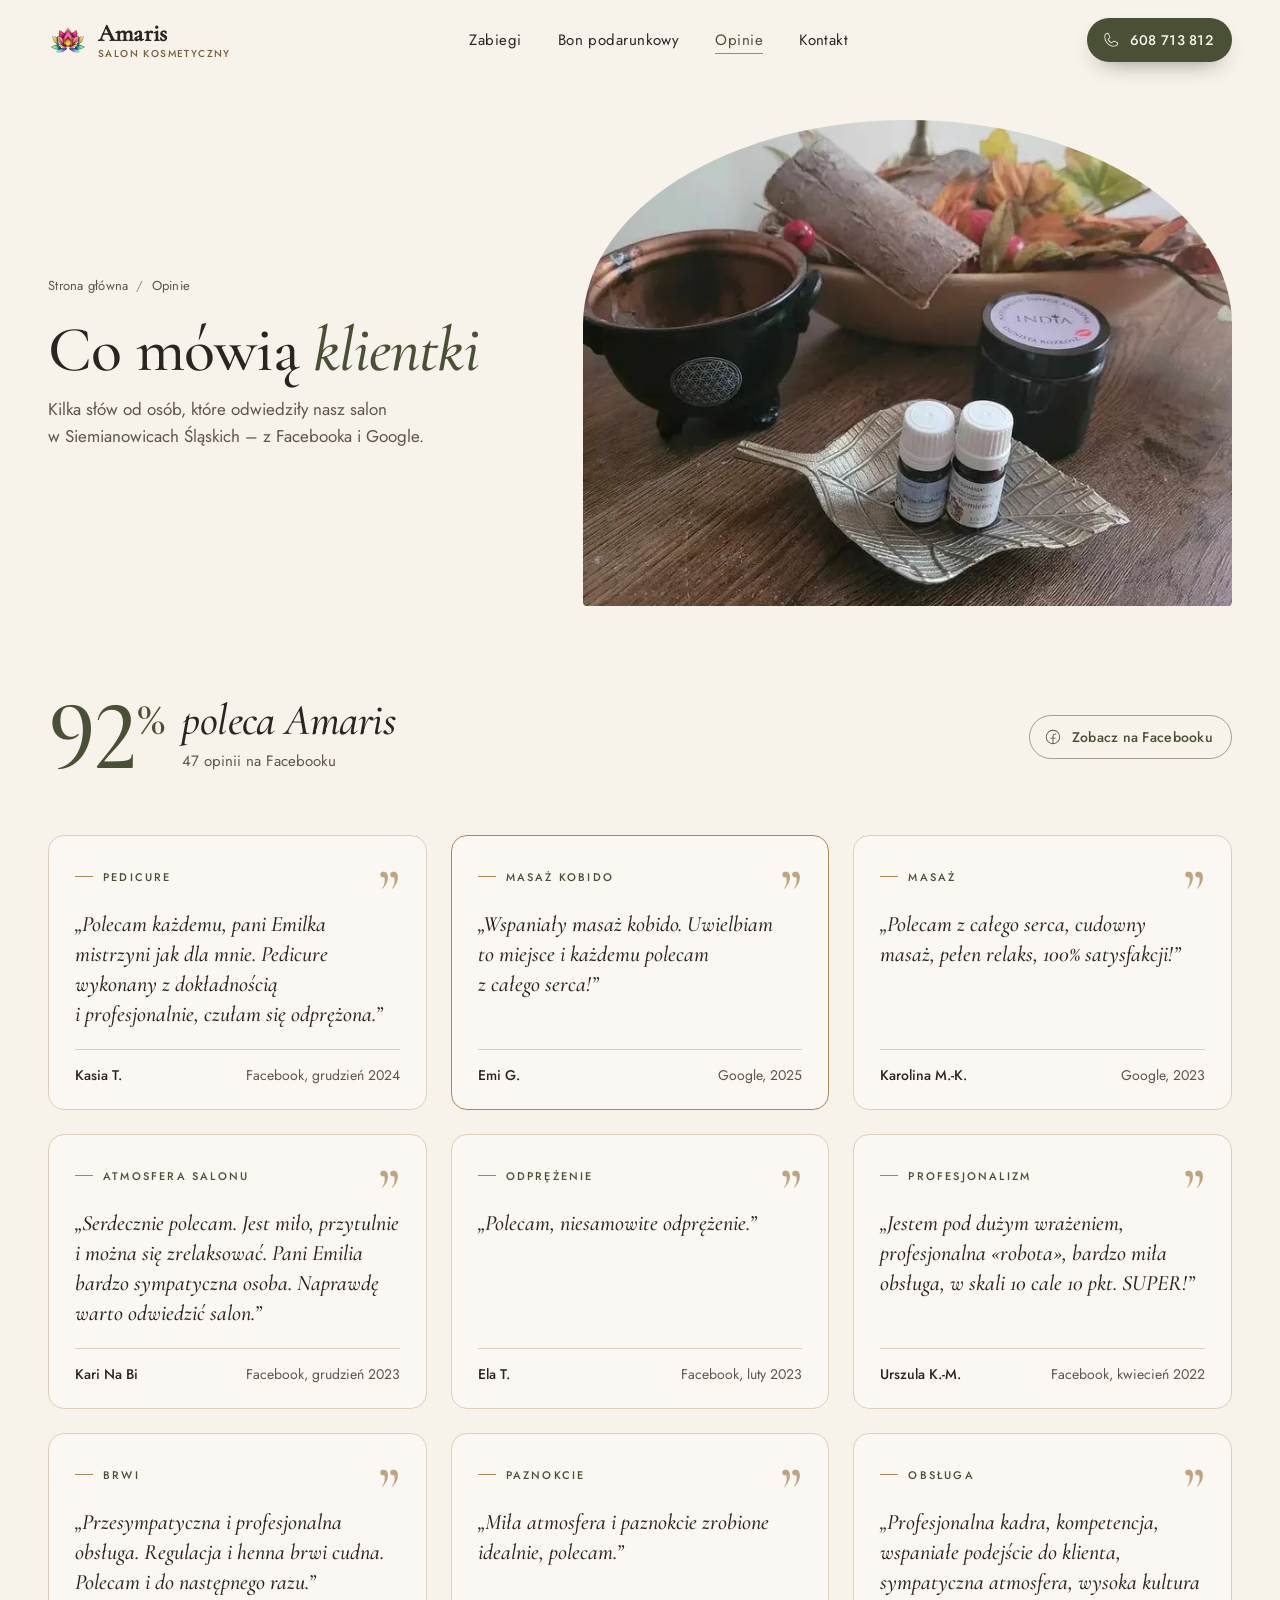
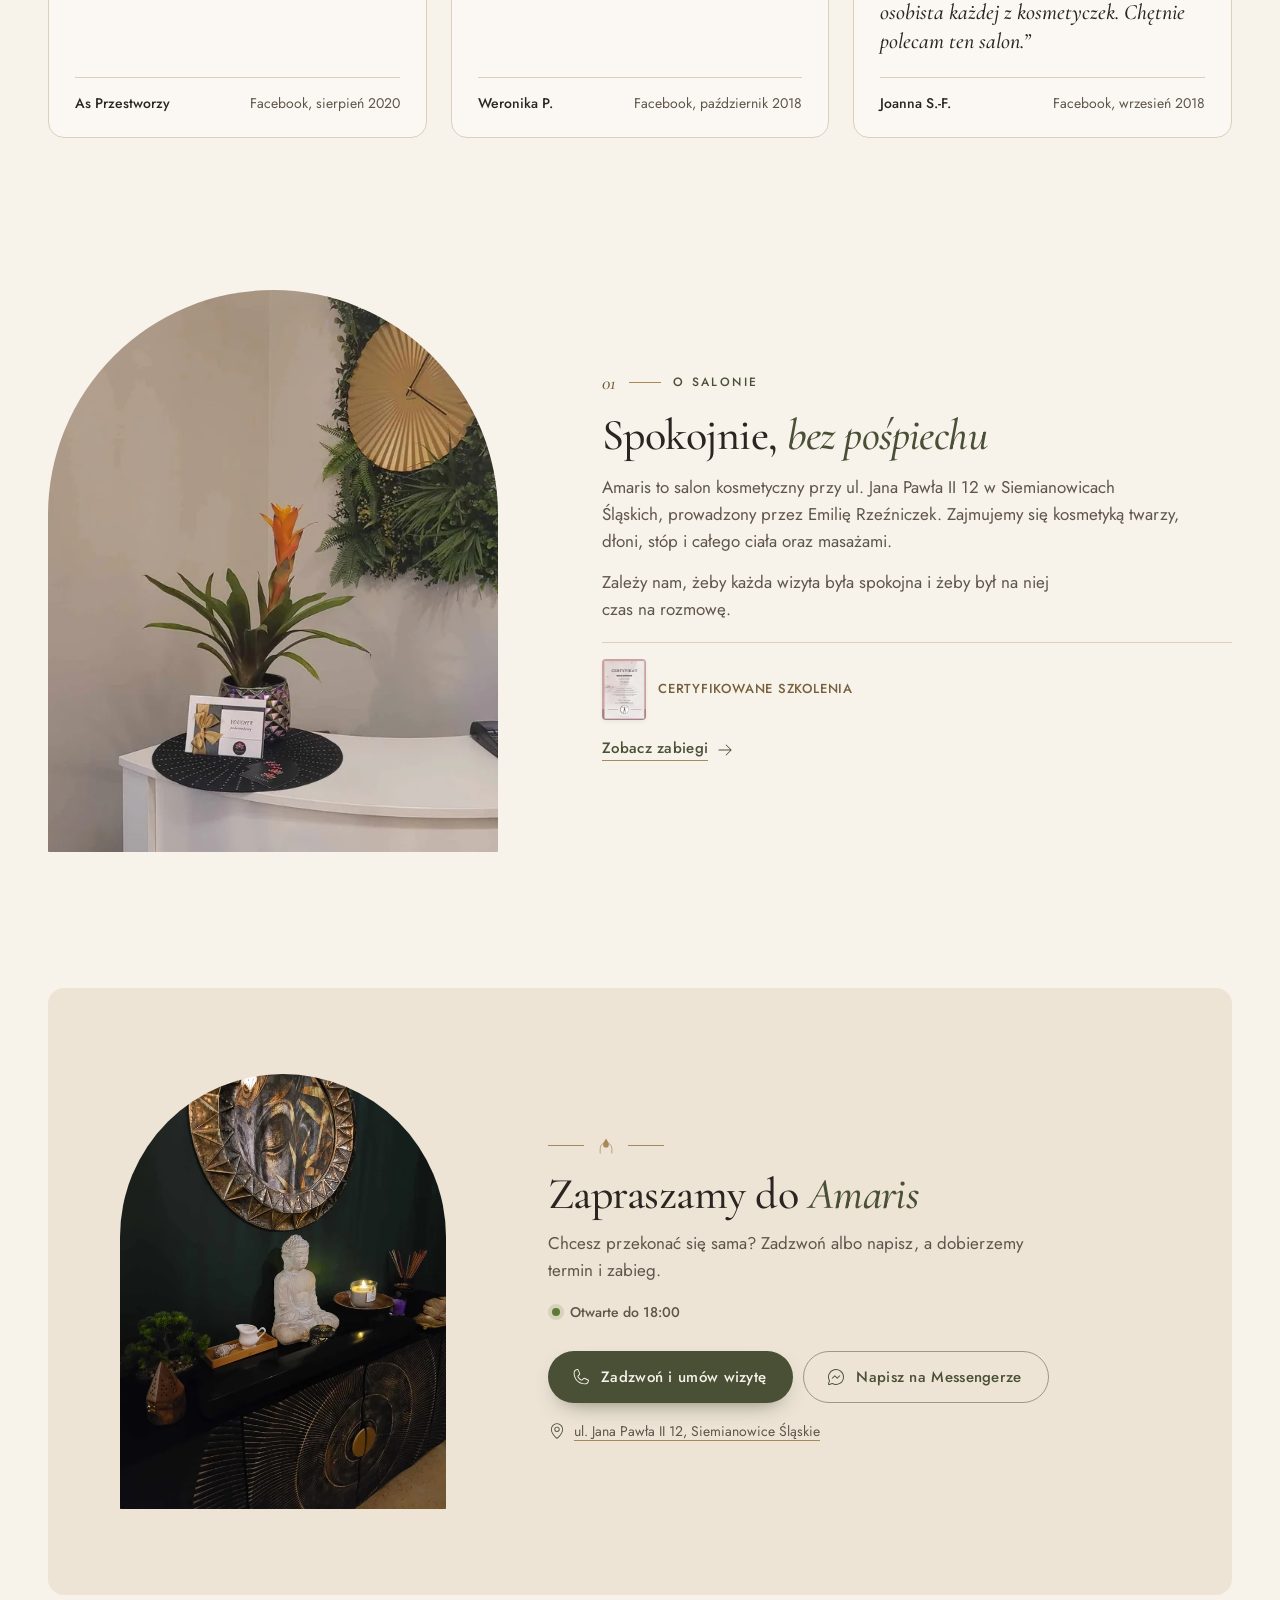
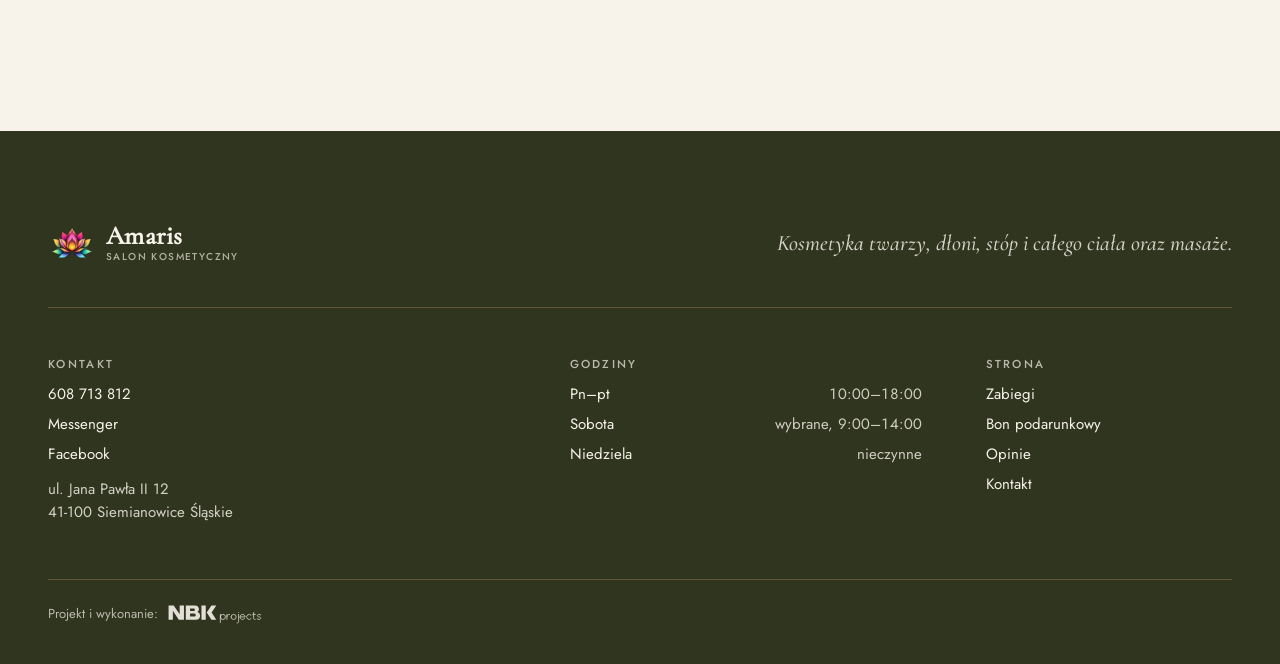
<file: opinie.html>
<!doctype html>
<html lang="pl">
<head>
<meta charset="utf-8">
<meta name="viewport" content="width=device-width, initial-scale=1, viewport-fit=cover">
<meta name="format-detection" content="telephone=no">
<title>Opinie o salonie Amaris – Siemianowice Śląskie</title>
<meta name="description" content="Zobacz opinie klientek salonu kosmetycznego Amaris w centrum Siemianowic Śląskich. Na Facebooku salon poleca 92% klientów na podstawie 47 opinii. Sprawdź, co mówią o zabiegach.">
<link rel="canonical" href="https://studioamaris.pl/opinie.html">
<meta property="og:title" content="Opinie o salonie Amaris – Siemianowice Śląskie">
<meta property="og:description" content="92% poleceń na Facebooku na podstawie 47 opinii. Zobacz, co klientki mówią o zabiegach w salonie Amaris.">
<meta property="og:type" content="website">
<meta property="og:locale" content="pl_PL">
<meta property="og:url" content="https://studioamaris.pl/opinie.html">
<meta property="og:image" content="https://studioamaris.pl/og.jpg">
<meta property="og:image:width" content="1200">
<meta property="og:image:height" content="630">
<meta name="twitter:card" content="summary_large_image">
<meta name="theme-color" content="#4A5036">
<meta name="robots" content="index, follow, max-image-preview:large">
<link rel="icon" href="favicon.svg?v=2" type="image/svg+xml">
<link rel="icon" href="assets/logo/favicon-32.png?v=2" sizes="32x32" type="image/png">
<link rel="apple-touch-icon" href="assets/logo/apple-touch-icon.png?v=2">
<link rel="preload" href="assets/fonts/cormorant-garamond-latin-500-normal.woff2" as="font" type="font/woff2" crossorigin>
<link rel="preload" href="assets/fonts/jost-latin-400-normal.woff2" as="font" type="font/woff2" crossorigin>
<link rel="stylesheet" href="assets/css/amaris.css">
<script>document.documentElement.classList.add('js')</script>
<script type="application/ld+json">{"@context": "https://schema.org", "@type": "BreadcrumbList", "itemListElement": [{"@type": "ListItem", "position": 1, "name": "Strona główna", "item": "https://studioamaris.pl/"}, {"@type": "ListItem", "position": 2, "name": "Opinie", "item": "https://studioamaris.pl/opinie.html"}]}</script>
</head>
<body class="s-opinie">
<a class="przeskocz" href="#tresc">Przejdź do&nbsp;treści</a>
<header class="naglowek">
  <div class="wrap naglowek__wnetrze">
    <a class="logo" href="index.html"><span class="logo__znak"><img src="assets/logo/lotos-80.png" alt="" width="40" height="40" loading="eager"></span><span class="logo__tekst"><span class="logo__nazwa">Amaris</span><span class="logo__podpis">Salon kosmetyczny</span></span></a>
    <nav class="nawigacja" aria-label="Główna"><ul><li><a href="zabiegi.html">Zabiegi</a></li><li><a href="bon.html">Bon podarunkowy</a></li><li><a href="opinie.html" aria-current="page">Opinie</a></li><li><a href="kontakt.html">Kontakt</a></li></ul></nav>
    <a class="btn btn--glowny btn--maly naglowek__tel" href="tel:+48608713812"><svg class="ikona" aria-hidden="true" focusable="false" xmlns="http://www.w3.org/2000/svg" viewBox="0 0 256 256" fill="currentColor"><path d="M221.59,160.3l-47.24-21.17a14,14,0,0,0-13.28,1.22,4.81,4.81,0,0,0-.56.42l-24.69,21a1.88,1.88,0,0,1-1.68.06c-15.87-7.66-32.31-24-40-39.65a1.91,1.91,0,0,1,0-1.68l21.07-25a6.13,6.13,0,0,0,.42-.58,14,14,0,0,0,1.12-13.27L95.73,34.49a14,14,0,0,0-14.56-8.38A54.24,54.24,0,0,0,34,80c0,78.3,63.7,142,142,142a54.25,54.25,0,0,0,53.89-47.17A14,14,0,0,0,221.59,160.3ZM176,210C104.32,210,46,151.68,46,80A42.23,42.23,0,0,1,82.67,38h.23a2,2,0,0,1,1.84,1.31l21.1,47.11a2,2,0,0,1,0,1.67L84.73,113.15a4.73,4.73,0,0,0-.43.57,14,14,0,0,0-.91,13.73c8.87,18.16,27.17,36.32,45.53,45.19a14,14,0,0,0,13.77-1c.19-.13.38-.27.56-.42l24.68-21a1.92,1.92,0,0,1,1.6-.1l47.25,21.17a2,2,0,0,1,1.21,2A42.24,42.24,0,0,1,176,210Z"/></svg>608&nbsp;713&nbsp;812</a>
    <button class="menu-przycisk" type="button" aria-expanded="false" aria-controls="menu" data-menu-otworz><svg class="ikona" aria-hidden="true" focusable="false" xmlns="http://www.w3.org/2000/svg" viewBox="0 0 256 256" fill="currentColor"><path d="M222,128a6,6,0,0,1-6,6H40a6,6,0,0,1,0-12H216A6,6,0,0,1,222,128ZM40,70H216a6,6,0,0,0,0-12H40a6,6,0,0,0,0,12ZM216,186H40a6,6,0,0,0,0,12H216a6,6,0,0,0,0-12Z"/></svg><span class="sr">Otwórz menu</span></button>
  </div>
</header>
<div class="menu" id="menu" role="dialog" aria-modal="true" aria-label="Menu" aria-hidden="true">
  <div class="wrap menu__gora">
    <a class="logo" href="index.html"><span class="logo__znak"><img src="assets/logo/lotos-80.png" alt="" width="40" height="40" loading="eager"></span><span class="logo__tekst"><span class="logo__nazwa">Amaris</span><span class="logo__podpis">Salon kosmetyczny</span></span></a>
    <button class="menu-przycisk" type="button" data-menu-zamknij><svg class="ikona" aria-hidden="true" focusable="false" xmlns="http://www.w3.org/2000/svg" viewBox="0 0 256 256" fill="currentColor"><path d="M204.24,195.76a6,6,0,1,1-8.48,8.48L128,136.49,60.24,204.24a6,6,0,0,1-8.48-8.48L119.51,128,51.76,60.24a6,6,0,0,1,8.48-8.48L128,119.51l67.76-67.75a6,6,0,0,1,8.48,8.48L136.49,128Z"/></svg><span class="sr">Zamknij menu</span></button>
  </div>
  <nav class="wrap" aria-label="Menu"><ul class="menu__lista"><li><a href="zabiegi.html"><span class="menu__nr" aria-hidden="true">01</span>Zabiegi<svg class="ikona" aria-hidden="true" focusable="false" xmlns="http://www.w3.org/2000/svg" viewBox="0 0 256 256" fill="currentColor"><path d="M220.24,132.24l-72,72a6,6,0,0,1-8.48-8.48L201.51,134H40a6,6,0,0,1,0-12H201.51L139.76,60.24a6,6,0,0,1,8.48-8.48l72,72A6,6,0,0,1,220.24,132.24Z"/></svg></a></li><li><a href="bon.html"><span class="menu__nr" aria-hidden="true">02</span>Bon podarunkowy<svg class="ikona" aria-hidden="true" focusable="false" xmlns="http://www.w3.org/2000/svg" viewBox="0 0 256 256" fill="currentColor"><path d="M220.24,132.24l-72,72a6,6,0,0,1-8.48-8.48L201.51,134H40a6,6,0,0,1,0-12H201.51L139.76,60.24a6,6,0,0,1,8.48-8.48l72,72A6,6,0,0,1,220.24,132.24Z"/></svg></a></li><li><a href="opinie.html" aria-current="page"><span class="menu__nr" aria-hidden="true">03</span>Opinie<svg class="ikona" aria-hidden="true" focusable="false" xmlns="http://www.w3.org/2000/svg" viewBox="0 0 256 256" fill="currentColor"><path d="M220.24,132.24l-72,72a6,6,0,0,1-8.48-8.48L201.51,134H40a6,6,0,0,1,0-12H201.51L139.76,60.24a6,6,0,0,1,8.48-8.48l72,72A6,6,0,0,1,220.24,132.24Z"/></svg></a></li><li><a href="kontakt.html"><span class="menu__nr" aria-hidden="true">04</span>Kontakt<svg class="ikona" aria-hidden="true" focusable="false" xmlns="http://www.w3.org/2000/svg" viewBox="0 0 256 256" fill="currentColor"><path d="M220.24,132.24l-72,72a6,6,0,0,1-8.48-8.48L201.51,134H40a6,6,0,0,1,0-12H201.51L139.76,60.24a6,6,0,0,1,8.48-8.48l72,72A6,6,0,0,1,220.24,132.24Z"/></svg></a></li></ul></nav>
  <div class="wrap menu__dol">
    <p class="status" data-status data-stan="nieznany"><span class="status__kropka" aria-hidden="true"></span><span class="status__tekst">Pn–pt 10:00–18:00, wybrane soboty 9:00–14:00</span></p>
    <a class="btn btn--glowny" href="tel:+48608713812"><svg class="ikona" aria-hidden="true" focusable="false" xmlns="http://www.w3.org/2000/svg" viewBox="0 0 256 256" fill="currentColor"><path d="M221.59,160.3l-47.24-21.17a14,14,0,0,0-13.28,1.22,4.81,4.81,0,0,0-.56.42l-24.69,21a1.88,1.88,0,0,1-1.68.06c-15.87-7.66-32.31-24-40-39.65a1.91,1.91,0,0,1,0-1.68l21.07-25a6.13,6.13,0,0,0,.42-.58,14,14,0,0,0,1.12-13.27L95.73,34.49a14,14,0,0,0-14.56-8.38A54.24,54.24,0,0,0,34,80c0,78.3,63.7,142,142,142a54.25,54.25,0,0,0,53.89-47.17A14,14,0,0,0,221.59,160.3ZM176,210C104.32,210,46,151.68,46,80A42.23,42.23,0,0,1,82.67,38h.23a2,2,0,0,1,1.84,1.31l21.1,47.11a2,2,0,0,1,0,1.67L84.73,113.15a4.73,4.73,0,0,0-.43.57,14,14,0,0,0-.91,13.73c8.87,18.16,27.17,36.32,45.53,45.19a14,14,0,0,0,13.77-1c.19-.13.38-.27.56-.42l24.68-21a1.92,1.92,0,0,1,1.6-.1l47.25,21.17a2,2,0,0,1,1.21,2A42.24,42.24,0,0,1,176,210Z"/></svg>Zadzwoń i&nbsp;umów wizytę</a>
    <a class="btn btn--obrys" href="https://m.me/AmarisSalon" target="_blank" rel="noopener"><svg class="ikona" aria-hidden="true" focusable="false" xmlns="http://www.w3.org/2000/svg" viewBox="0 0 256 256" fill="currentColor"><path d="M180.24,107.76a6,6,0,0,1,0,8.48l-32,32a6,6,0,0,1-8.48,0L112,120.49,84.24,148.24a6,6,0,0,1-8.48-8.48l32-32a6,6,0,0,1,8.48,0L144,135.51l27.76-27.75A6,6,0,0,1,180.24,107.76ZM230,128A102,102,0,0,1,79.31,217.65L44.44,229.27a14,14,0,0,1-17.71-17.71l11.62-34.87A102,102,0,1,1,230,128Zm-12,0A90,90,0,1,0,50.08,173.06a6,6,0,0,1,.5,4.91L38.12,215.35a2,2,0,0,0,2.53,2.53L78,205.42a6.2,6.2,0,0,1,1.9-.31,6.09,6.09,0,0,1,3,.81A90,90,0,0,0,218,128Z"/></svg>Napisz na&nbsp;Messengerze<span class="sr"> (otwiera się w&nbsp;nowej karcie)</span></a>
    <p class="menu__adres">ul.&nbsp;Jana&nbsp;Pawła&nbsp;II&nbsp;12, <span class="nw">41-100</span>&nbsp;Siemianowice&nbsp;Śląskie</p>
  </div>
</div>
<main id="tresc">
<section class="podhero" aria-labelledby="h-strona">
  <div class="wrap podhero__siatka">
    <div class="podhero__tekst">
      <nav class="okruszki" aria-label="Okruszki"><ol><li><a href="index.html">Strona główna</a></li><li aria-current="page">Opinie</li></ol></nav>
      <h1 id="h-strona">Co mówią <em>klientki</em></h1>
      <p class="wstep">Kilka słów od&nbsp;osób, które odwiedziły nasz salon w&nbsp;Siemianowicach&nbsp;Śląskich&nbsp;– z&nbsp;Facebooka i&nbsp;Google.</p>
    </div>
    <div class="podhero__foto">
      <div class="luk-rama"><div class="luk luk--szer"><img src="assets/img/naglowek-opinie-800.webp" srcset="assets/img/naglowek-opinie-800.webp 800w, assets/img/naglowek-opinie-1080.webp 1080w" sizes="(min-width: 1240px) 640px, (min-width: 900px) 52vw, calc(100vw - 48px)" width="800" height="533" alt="Gabinet aromaterapii Amaris – olejki eteryczne, kadzidło i&nbsp;jesienna kompozycja na&nbsp;drewnianym blacie" fetchpriority="high"></div></div>

    </div>
  </div>
</section>

<section class="po-hero" aria-labelledby="h-lista">
  <div class="wrap">
    <div class="polecenia">
      <p class="polecenia__liczba">92<span>%</span></p>
      <div class="polecenia__opis">
        <h2 id="h-lista">poleca Amaris</h2>
        <p>47&nbsp;opinii na&nbsp;Facebooku</p>
      </div>
      <a class="btn btn--obrys btn--maly polecenia__fb" href="https://www.facebook.com/AmarisSalon/reviews" target="_blank" rel="noopener"><svg class="ikona" aria-hidden="true" focusable="false" xmlns="http://www.w3.org/2000/svg" viewBox="0 0 256 256" fill="currentColor"><path d="M128,26A102,102,0,1,0,230,128,102.12,102.12,0,0,0,128,26Zm6,191.8V150h26a6,6,0,0,0,0-12H134V112a18,18,0,0,1,18-18h16a6,6,0,0,0,0-12H152a30,30,0,0,0-30,30v26H96a6,6,0,0,0,0,12h26v67.8a90,90,0,1,1,12,0Z"/></svg>Zobacz na&nbsp;Facebooku<span class="sr"> (otwiera się w&nbsp;nowej karcie)</span></a>
    </div>
    <div class="slider slider--siatka" data-slider>
    <ul class="slider__tor" aria-label="Opinie klientek" tabindex="0">
      <li class="slider__wypelniacz" aria-hidden="true"></li>
      <li class="opinia">
        <div class="opinia__gora">
          <p class="opinia__temat">Pedicure</p>
          <span class="opinia__znak" aria-hidden="true">”</span>
        </div>
        <blockquote class="opinia__cytat"><p>„Polecam każdemu, pani Emilka mistrzyni jak dla mnie. Pedicure wykonany z&nbsp;dokładnością i&nbsp;profesjonalnie, czułam się odprężona.”</p></blockquote>
        <p class="opinia__autor"><strong>Kasia T.</strong><span>Facebook, grudzień 2024</span></p>
      </li>
      <li class="opinia">
        <div class="opinia__gora">
          <p class="opinia__temat">Masaż Kobido</p>
          <span class="opinia__znak" aria-hidden="true">”</span>
        </div>
        <blockquote class="opinia__cytat"><p>„Wspaniały masaż kobido. Uwielbiam to miejsce i&nbsp;każdemu polecam z&nbsp;całego serca!”</p></blockquote>
        <p class="opinia__autor"><strong>Emi G.</strong><span>Google, 2025</span></p>
      </li>
      <li class="opinia">
        <div class="opinia__gora">
          <p class="opinia__temat">Masaż</p>
          <span class="opinia__znak" aria-hidden="true">”</span>
        </div>
        <blockquote class="opinia__cytat"><p>„Polecam z&nbsp;całego serca, cudowny masaż, pełen relaks, 100% satysfakcji!”</p></blockquote>
        <p class="opinia__autor"><strong>Karolina M.-K.</strong><span>Google, 2023</span></p>
      </li>
      <li class="opinia">
        <div class="opinia__gora">
          <p class="opinia__temat">Atmosfera salonu</p>
          <span class="opinia__znak" aria-hidden="true">”</span>
        </div>
        <blockquote class="opinia__cytat"><p>„Serdecznie polecam. Jest miło, przytulnie i&nbsp;można się zrelaksować. Pani Emilia bardzo sympatyczna osoba. Naprawdę warto odwiedzić salon.”</p></blockquote>
        <p class="opinia__autor"><strong>Kari Na Bi</strong><span>Facebook, grudzień 2023</span></p>
      </li>
      <li class="opinia">
        <div class="opinia__gora">
          <p class="opinia__temat">Odprężenie</p>
          <span class="opinia__znak" aria-hidden="true">”</span>
        </div>
        <blockquote class="opinia__cytat"><p>„Polecam, niesamowite odprężenie.”</p></blockquote>
        <p class="opinia__autor"><strong>Ela T.</strong><span>Facebook, luty 2023</span></p>
      </li>
      <li class="opinia">
        <div class="opinia__gora">
          <p class="opinia__temat">Profesjonalizm</p>
          <span class="opinia__znak" aria-hidden="true">”</span>
        </div>
        <blockquote class="opinia__cytat"><p>„Jestem pod dużym wrażeniem, profesjonalna «robota», bardzo miła obsługa, w&nbsp;skali 10 cale 10&nbsp;pkt. SUPER!”</p></blockquote>
        <p class="opinia__autor"><strong>Urszula K.-M.</strong><span>Facebook, kwiecień 2022</span></p>
      </li>
      <li class="opinia">
        <div class="opinia__gora">
          <p class="opinia__temat">Brwi</p>
          <span class="opinia__znak" aria-hidden="true">”</span>
        </div>
        <blockquote class="opinia__cytat"><p>„Przesympatyczna i&nbsp;profesjonalna obsługa. Regulacja i&nbsp;henna brwi cudna. Polecam i&nbsp;do&nbsp;następnego razu.”</p></blockquote>
        <p class="opinia__autor"><strong>As Przestworzy</strong><span>Facebook, sierpień 2020</span></p>
      </li>
      <li class="opinia">
        <div class="opinia__gora">
          <p class="opinia__temat">Paznokcie</p>
          <span class="opinia__znak" aria-hidden="true">”</span>
        </div>
        <blockquote class="opinia__cytat"><p>„Miła atmosfera i&nbsp;paznokcie zrobione idealnie, polecam.”</p></blockquote>
        <p class="opinia__autor"><strong>Weronika P.</strong><span>Facebook, październik 2018</span></p>
      </li>
      <li class="opinia">
        <div class="opinia__gora">
          <p class="opinia__temat">Obsługa</p>
          <span class="opinia__znak" aria-hidden="true">”</span>
        </div>
        <blockquote class="opinia__cytat"><p>„Profesjonalna kadra, kompetencja, wspaniałe podejście do&nbsp;klienta, sympatyczna atmosfera, wysoka kultura osobista każdej z&nbsp;kosmetyczek. Chętnie polecam ten salon.”</p></blockquote>
        <p class="opinia__autor"><strong>Joanna S.-F.</strong><span>Facebook, wrzesień 2018</span></p>
      </li>
      <li class="slider__wypelniacz" aria-hidden="true"></li>
    </ul>
    <div class="slider__sterowanie">
      <span></span>
      <div class="slider__nawig">
        <span class="slider__licznik" aria-hidden="true">1 / 9</span>
        <div class="slider__strzalki">
          <button type="button" data-wstecz><svg class="ikona" aria-hidden="true" focusable="false" xmlns="http://www.w3.org/2000/svg" viewBox="0 0 256 256" fill="currentColor"><path d="M222,128a6,6,0,0,1-6,6H54.49l61.75,61.76a6,6,0,1,1-8.48,8.48l-72-72a6,6,0,0,1,0-8.48l72-72a6,6,0,0,1,8.48,8.48L54.49,122H216A6,6,0,0,1,222,128Z"/></svg><span class="sr">Poprzednia opinia</span></button>
          <button type="button" data-dalej><svg class="ikona" aria-hidden="true" focusable="false" xmlns="http://www.w3.org/2000/svg" viewBox="0 0 256 256" fill="currentColor"><path d="M220.24,132.24l-72,72a6,6,0,0,1-8.48-8.48L201.51,134H40a6,6,0,0,1,0-12H201.51L139.76,60.24a6,6,0,0,1,8.48-8.48l72,72A6,6,0,0,1,220.24,132.24Z"/></svg><span class="sr">Następna opinia</span></button>
        </div>
      </div>
    </div>
  </div>
  </div>
</section>

<section class="sekcja reveal" aria-labelledby="h-o-salonie">
  <div class="wrap o-salonie">
    <div class="o-salonie__foto luk-rama"><div class="luk"><img src="assets/img/wnetrze-600.webp" srcset="assets/img/wnetrze-300.webp 300w, assets/img/wnetrze-600.webp 600w, assets/img/wnetrze-1000.webp 1000w" sizes="(min-width: 900px) 420px, 62vw" width="600" height="750" alt="Blat recepcji Amaris z&nbsp;kwiatem, voucherem podarunkowym i&nbsp;fragmentem zielonej ściany z&nbsp;zegarem" loading="lazy" decoding="async"></div></div>
    <div class="o-salonie__tekst">
      <p class="etykieta"><span class="etykieta__nr">01</span><span class="etykieta__kreska" aria-hidden="true"></span>O&nbsp;salonie</p>
      <h2 id="h-o-salonie">Spokojnie, <em>bez pośpiechu</em></h2>
      <p class="wstep">Amaris to salon kosmetyczny przy ul.&nbsp;Jana&nbsp;Pawła&nbsp;II&nbsp;12&nbsp;w&nbsp;Siemianowicach Śląskich, prowadzony przez Emilię Rzeźniczek. Zajmujemy się kosmetyką twarzy, dłoni, stóp i&nbsp;całego ciała oraz masażami.</p>
      <p class="wstep">Zależy nam, żeby każda wizyta była spokojna i&nbsp;żeby był na&nbsp;niej czas na&nbsp;rozmowę.</p>
      <p class="certyfikat"><img class="certyfikat__zdj" src="assets/img/real-certyfikat-240.webp" srcset="assets/img/real-certyfikat-240.webp 240w, assets/img/real-certyfikat-480.webp 480w" sizes="64px" width="240" height="335" alt="Certyfikat ukończenia szkolenia „Trądzik” przez Emilię Rzeźniczek" loading="lazy" decoding="async"><span class="certyfikat__tekst">Certyfikowane szkolenia</span></p>
      <a class="link" href="zabiegi.html"><span>Zobacz zabiegi</span><svg class="ikona" aria-hidden="true" focusable="false" xmlns="http://www.w3.org/2000/svg" viewBox="0 0 256 256" fill="currentColor"><path d="M220.24,132.24l-72,72a6,6,0,0,1-8.48-8.48L201.51,134H40a6,6,0,0,1,0-12H201.51L139.76,60.24a6,6,0,0,1,8.48-8.48l72,72A6,6,0,0,1,220.24,132.24Z"/></svg></a>
    </div>
  </div>
</section>

<section class="sekcja reveal" aria-labelledby="h-zaproszenie">
  <div class="wrap">
    <div class="zaproszenie">
      <div class="zaproszenie__foto luk-rama"><div class="luk"><img src="assets/img/real-wnetrze-budda-szeroko-600.webp" srcset="assets/img/real-wnetrze-budda-szeroko-300.webp 300w, assets/img/real-wnetrze-budda-szeroko-600.webp 600w, assets/img/real-wnetrze-budda-szeroko-1000.webp 1000w" sizes="(min-width: 900px) 340px, 148px" width="600" height="800" alt="Wnętrze gabinetu Amaris z&nbsp;figurką Buddy, lustrem i&nbsp;komodą" loading="lazy" decoding="async"></div></div>
      <div class="zaproszenie__tekst">
        <div class="orn " aria-hidden="true"><span></span><svg class="orn__znak" viewBox="0 0 24 24" aria-hidden="true" focusable="false"><path d="M12 3c-2.2 3.4-3.4 5.6-3.4 7.4a3.4 3.4 0 0 0 6.8 0C15.4 8.6 14.2 6.4 12 3z" fill="currentColor"/><path d="M5 21v-6a7 7 0 0 1 14 0v6" fill="none" stroke="currentColor" stroke-width=".9"/></svg><span></span></div>
        <h2 id="h-zaproszenie">Zapraszamy do&nbsp;<em>Amaris</em></h2>
        <p>Chcesz przekonać się sama? Zadzwoń albo napisz, a&nbsp;dobierzemy termin i&nbsp;zabieg.</p>
        <p class="status" data-status data-stan="nieznany"><span class="status__kropka" aria-hidden="true"></span><span class="status__tekst">Pn–pt 10:00–18:00, wybrane soboty 9:00–14:00</span></p>
        <div class="zaproszenie__cta"><a class="btn btn--glowny" href="tel:+48608713812"><svg class="ikona" aria-hidden="true" focusable="false" xmlns="http://www.w3.org/2000/svg" viewBox="0 0 256 256" fill="currentColor"><path d="M221.59,160.3l-47.24-21.17a14,14,0,0,0-13.28,1.22,4.81,4.81,0,0,0-.56.42l-24.69,21a1.88,1.88,0,0,1-1.68.06c-15.87-7.66-32.31-24-40-39.65a1.91,1.91,0,0,1,0-1.68l21.07-25a6.13,6.13,0,0,0,.42-.58,14,14,0,0,0,1.12-13.27L95.73,34.49a14,14,0,0,0-14.56-8.38A54.24,54.24,0,0,0,34,80c0,78.3,63.7,142,142,142a54.25,54.25,0,0,0,53.89-47.17A14,14,0,0,0,221.59,160.3ZM176,210C104.32,210,46,151.68,46,80A42.23,42.23,0,0,1,82.67,38h.23a2,2,0,0,1,1.84,1.31l21.1,47.11a2,2,0,0,1,0,1.67L84.73,113.15a4.73,4.73,0,0,0-.43.57,14,14,0,0,0-.91,13.73c8.87,18.16,27.17,36.32,45.53,45.19a14,14,0,0,0,13.77-1c.19-.13.38-.27.56-.42l24.68-21a1.92,1.92,0,0,1,1.6-.1l47.25,21.17a2,2,0,0,1,1.21,2A42.24,42.24,0,0,1,176,210Z"/></svg><span>Zadzwoń<span class="dl"> i&nbsp;umów wizytę</span></span></a><a class="btn btn--obrys" href="https://m.me/AmarisSalon" target="_blank" rel="noopener"><svg class="ikona" aria-hidden="true" focusable="false" xmlns="http://www.w3.org/2000/svg" viewBox="0 0 256 256" fill="currentColor"><path d="M180.24,107.76a6,6,0,0,1,0,8.48l-32,32a6,6,0,0,1-8.48,0L112,120.49,84.24,148.24a6,6,0,0,1-8.48-8.48l32-32a6,6,0,0,1,8.48,0L144,135.51l27.76-27.75A6,6,0,0,1,180.24,107.76ZM230,128A102,102,0,0,1,79.31,217.65L44.44,229.27a14,14,0,0,1-17.71-17.71l11.62-34.87A102,102,0,1,1,230,128Zm-12,0A90,90,0,1,0,50.08,173.06a6,6,0,0,1,.5,4.91L38.12,215.35a2,2,0,0,0,2.53,2.53L78,205.42a6.2,6.2,0,0,1,1.9-.31,6.09,6.09,0,0,1,3,.81A90,90,0,0,0,218,128Z"/></svg><span>Napisz<span class="dl"> na&nbsp;Messengerze</span></span><span class="sr"> (otwiera się w&nbsp;nowej karcie)</span></a></div>
        <p class="zaproszenie__adres"><a href="kontakt.html"><svg class="ikona" aria-hidden="true" focusable="false" xmlns="http://www.w3.org/2000/svg" viewBox="0 0 256 256" fill="currentColor"><path d="M128,66a38,38,0,1,0,38,38A38,38,0,0,0,128,66Zm0,64a26,26,0,1,1,26-26A26,26,0,0,1,128,130Zm0-112a86.1,86.1,0,0,0-86,86c0,30.91,14.34,63.74,41.47,94.94a252.32,252.32,0,0,0,41.09,38,6,6,0,0,0,6.88,0,252.32,252.32,0,0,0,41.09-38c27.13-31.2,41.47-64,41.47-94.94A86.1,86.1,0,0,0,128,18Zm0,206.51C113,212.93,54,163.62,54,104a74,74,0,0,1,148,0C202,163.62,143,212.93,128,224.51Z"/></svg><span>ul.&nbsp;Jana&nbsp;Pawła&nbsp;II&nbsp;12, Siemianowice&nbsp;Śląskie</span></a></p>
      </div>
    </div>
  </div>
</section>
</main>
<footer class="stopka">
  <div class="wrap">
    <div class="stopka__gora">
      <span class="logo stopka__logo"><span class="logo__znak"><img src="assets/logo/lotos-80.png" alt="" width="44" height="44" loading="lazy"></span><span class="logo__tekst"><span class="logo__nazwa">Amaris</span><span class="logo__podpis">Salon kosmetyczny</span></span></span>
      <p class="stopka__motto">Kosmetyka twarzy, dłoni, stóp i&nbsp;całego ciała oraz masaże.</p>
    </div>
    <div class="stopka__siatka">
      <div>
        <h2>Kontakt</h2>
        <ul>
          <li><a href="tel:+48608713812">608&nbsp;713&nbsp;812</a></li>
          <li><a href="https://m.me/AmarisSalon" target="_blank" rel="noopener">Messenger<span class="sr"> (otwiera się w&nbsp;nowej karcie)</span></a></li>
          <li><a href="https://www.facebook.com/profile.php?id=100036847705995" target="_blank" rel="noopener">Facebook<span class="sr"> (otwiera się w&nbsp;nowej karcie)</span></a></li>
          <li><address>ul.&nbsp;Jana&nbsp;Pawła&nbsp;II&nbsp;12<br><span class="nw">41-100</span>&nbsp;Siemianowice&nbsp;Śląskie</address></li>
        </ul>
      </div>
      <div>
        <h2>Godziny</h2>
        <ul class="stopka__godziny"><li><span>Pn–pt</span><span>10:00–18:00</span></li><li><span>Sobota</span><span>wybrane, 9:00–14:00</span></li><li><span>Niedziela</span><span>nieczynne</span></li></ul>
      </div>
      <nav class="stopka__linki" aria-label="Stopka">
        <h2>Strona</h2>
        <ul><li><a href="zabiegi.html">Zabiegi</a></li><li><a href="bon.html">Bon podarunkowy</a></li><li><a href="opinie.html">Opinie</a></li><li><a href="kontakt.html">Kontakt</a></li></ul>
      </nav>
    </div>
    <div class="stopka__dol">
      <p class="nbk"><span>Projekt i&nbsp;wykonanie:</span><img src="_nbk/nbk-poziome.svg" alt="NBK Projects" width="94" height="20" loading="lazy"></p>
    </div>
  </div>
</footer>
<div class="pasek" role="region" aria-label="Szybki kontakt">
  <a class="btn btn--glowny" href="tel:+48608713812"><svg class="ikona" aria-hidden="true" focusable="false" xmlns="http://www.w3.org/2000/svg" viewBox="0 0 256 256" fill="currentColor"><path d="M221.59,160.3l-47.24-21.17a14,14,0,0,0-13.28,1.22,4.81,4.81,0,0,0-.56.42l-24.69,21a1.88,1.88,0,0,1-1.68.06c-15.87-7.66-32.31-24-40-39.65a1.91,1.91,0,0,1,0-1.68l21.07-25a6.13,6.13,0,0,0,.42-.58,14,14,0,0,0,1.12-13.27L95.73,34.49a14,14,0,0,0-14.56-8.38A54.24,54.24,0,0,0,34,80c0,78.3,63.7,142,142,142a54.25,54.25,0,0,0,53.89-47.17A14,14,0,0,0,221.59,160.3ZM176,210C104.32,210,46,151.68,46,80A42.23,42.23,0,0,1,82.67,38h.23a2,2,0,0,1,1.84,1.31l21.1,47.11a2,2,0,0,1,0,1.67L84.73,113.15a4.73,4.73,0,0,0-.43.57,14,14,0,0,0-.91,13.73c8.87,18.16,27.17,36.32,45.53,45.19a14,14,0,0,0,13.77-1c.19-.13.38-.27.56-.42l24.68-21a1.92,1.92,0,0,1,1.6-.1l47.25,21.17a2,2,0,0,1,1.21,2A42.24,42.24,0,0,1,176,210Z"/></svg>Zadzwoń</a>
  <a class="btn btn--obrys" href="https://m.me/AmarisSalon" target="_blank" rel="noopener"><svg class="ikona" aria-hidden="true" focusable="false" xmlns="http://www.w3.org/2000/svg" viewBox="0 0 256 256" fill="currentColor"><path d="M180.24,107.76a6,6,0,0,1,0,8.48l-32,32a6,6,0,0,1-8.48,0L112,120.49,84.24,148.24a6,6,0,0,1-8.48-8.48l32-32a6,6,0,0,1,8.48,0L144,135.51l27.76-27.75A6,6,0,0,1,180.24,107.76ZM230,128A102,102,0,0,1,79.31,217.65L44.44,229.27a14,14,0,0,1-17.71-17.71l11.62-34.87A102,102,0,1,1,230,128Zm-12,0A90,90,0,1,0,50.08,173.06a6,6,0,0,1,.5,4.91L38.12,215.35a2,2,0,0,0,2.53,2.53L78,205.42a6.2,6.2,0,0,1,1.9-.31,6.09,6.09,0,0,1,3,.81A90,90,0,0,0,218,128Z"/></svg>Messenger<span class="sr"> (otwiera się w&nbsp;nowej karcie)</span></a>
</div>
<script src="assets/js/amaris.js" defer></script>
<script src="_nbk/karuzele.js" defer></script>
</body>
</html>
</file>
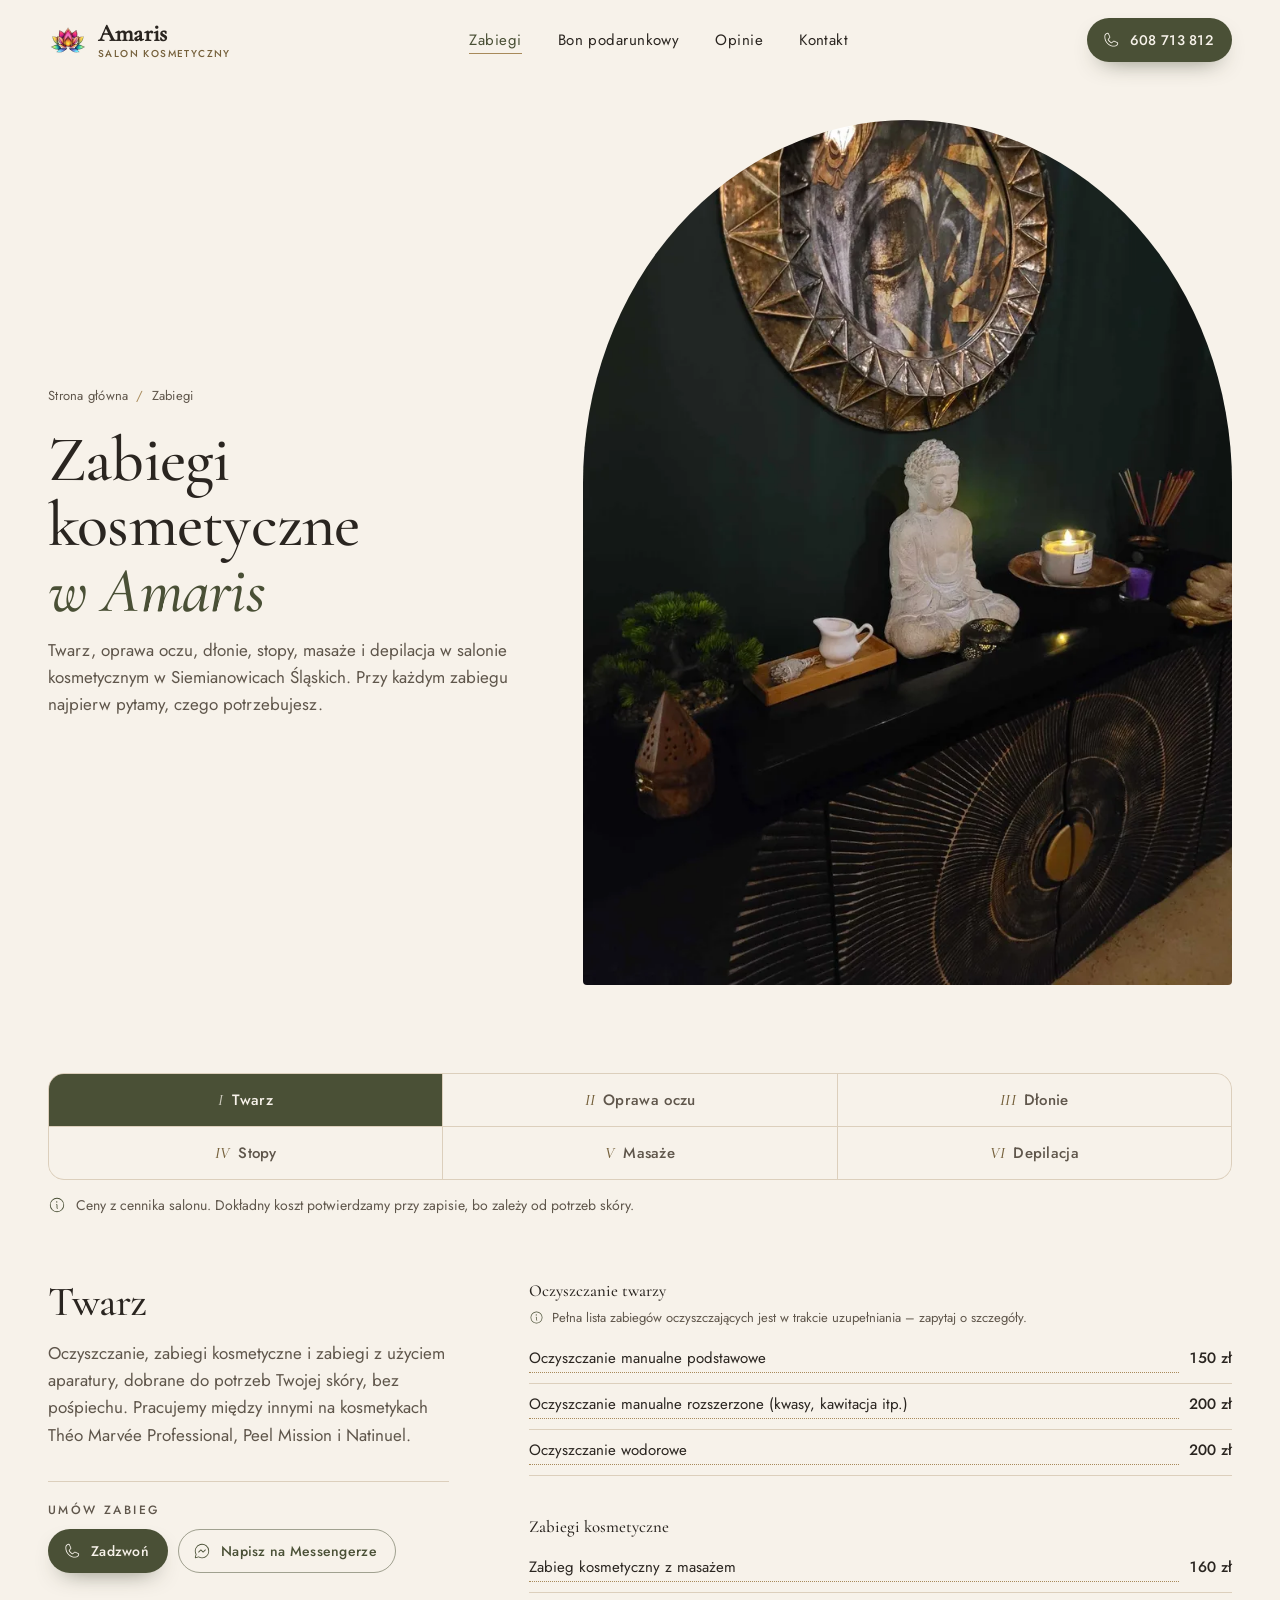
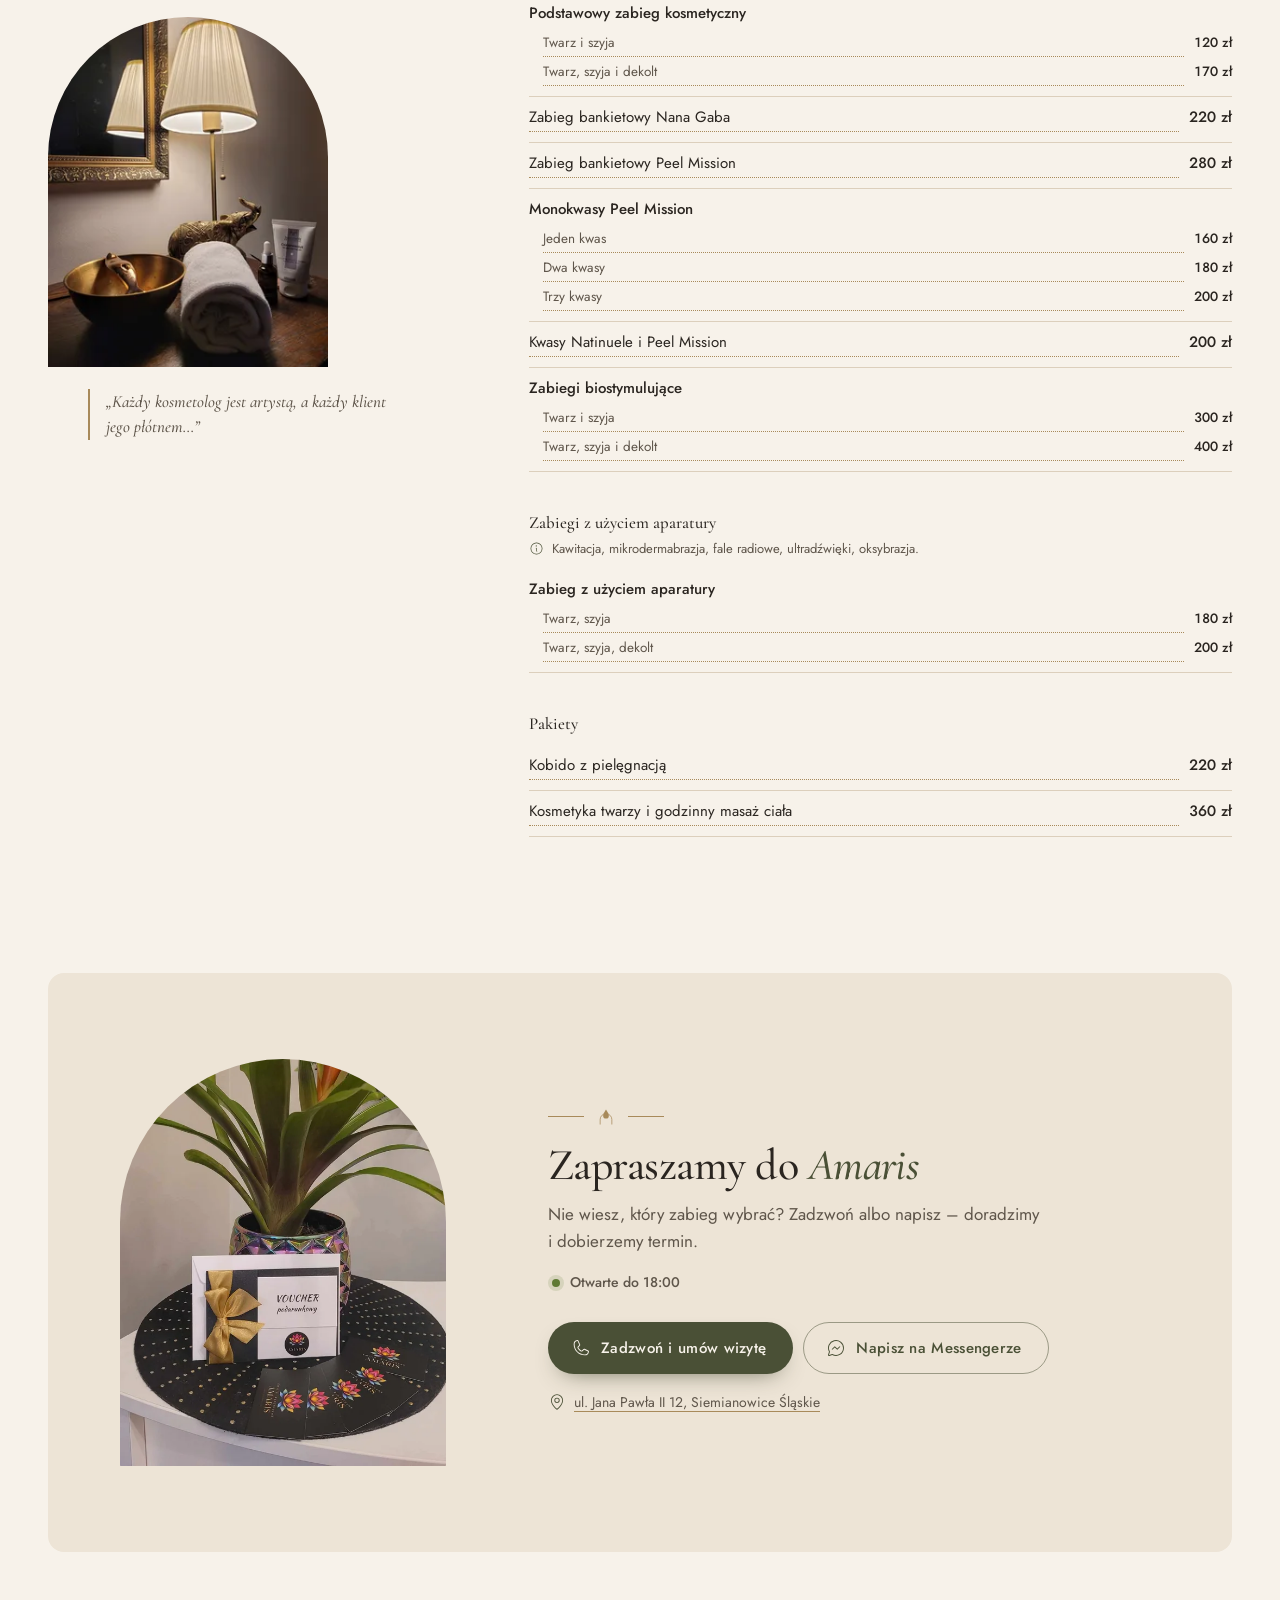
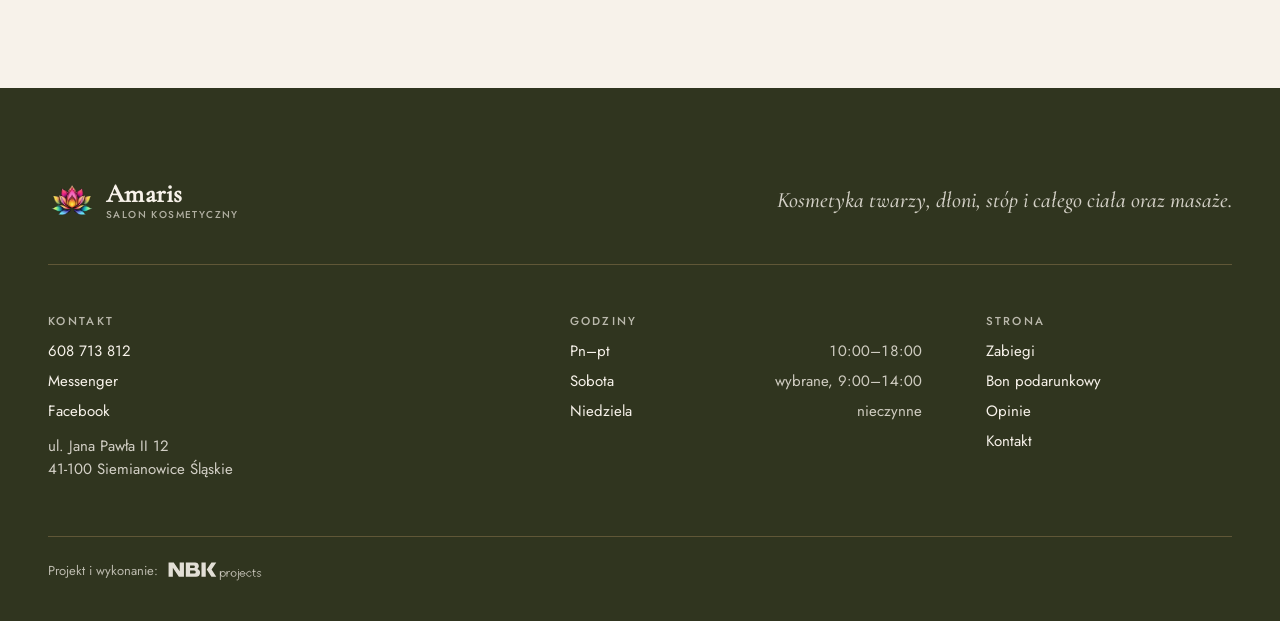
<file: zabiegi.html>
<!doctype html>
<html lang="pl">
<head>
<meta charset="utf-8">
<meta name="viewport" content="width=device-width, initial-scale=1, viewport-fit=cover">
<meta name="format-detection" content="telephone=no">
<title>Zabiegi kosmetyczne – Amaris Siemianowice Śląskie</title>
<meta name="description" content="Poznaj zabiegi salonu Amaris w centrum Siemianowic Śląskich, blisko Czeladzi i Będzina: zabiegi na twarz, masaż Kobido, henna brwi i rzęs, manicure, pedicure, masaże i depilacja.">
<link rel="canonical" href="https://studioamaris.pl/zabiegi.html">
<meta property="og:title" content="Zabiegi kosmetyczne – Amaris Siemianowice Śląskie">
<meta property="og:description" content="Zabiegi na twarz, masaż Kobido, henna brwi i rzęs, manicure, pedicure, masaże i depilacja – zabiegi salonu Amaris w Siemianowicach Śląskich.">
<meta property="og:type" content="website">
<meta property="og:locale" content="pl_PL">
<meta property="og:url" content="https://studioamaris.pl/zabiegi.html">
<meta property="og:image" content="https://studioamaris.pl/og.jpg">
<meta property="og:image:width" content="1200">
<meta property="og:image:height" content="630">
<meta name="twitter:card" content="summary_large_image">
<meta name="theme-color" content="#4A5036">
<meta name="robots" content="index, follow, max-image-preview:large">
<link rel="icon" href="favicon.svg?v=2" type="image/svg+xml">
<link rel="icon" href="assets/logo/favicon-32.png?v=2" sizes="32x32" type="image/png">
<link rel="apple-touch-icon" href="assets/logo/apple-touch-icon.png?v=2">
<link rel="preload" href="assets/fonts/cormorant-garamond-latin-500-normal.woff2" as="font" type="font/woff2" crossorigin>
<link rel="preload" href="assets/fonts/jost-latin-400-normal.woff2" as="font" type="font/woff2" crossorigin>
<link rel="stylesheet" href="assets/css/amaris.css">
<script>document.documentElement.classList.add('js')</script>
<script type="application/ld+json">{"@context": "https://schema.org", "@type": "BreadcrumbList", "itemListElement": [{"@type": "ListItem", "position": 1, "name": "Strona główna", "item": "https://studioamaris.pl/"}, {"@type": "ListItem", "position": 2, "name": "Zabiegi", "item": "https://studioamaris.pl/zabiegi.html"}]}</script>
</head>
<body class="s-zabiegi">
<a class="przeskocz" href="#tresc">Przejdź do&nbsp;treści</a>
<header class="naglowek">
  <div class="wrap naglowek__wnetrze">
    <a class="logo" href="index.html"><span class="logo__znak"><img src="assets/logo/lotos-80.png" alt="" width="40" height="40" loading="eager"></span><span class="logo__tekst"><span class="logo__nazwa">Amaris</span><span class="logo__podpis">Salon kosmetyczny</span></span></a>
    <nav class="nawigacja" aria-label="Główna"><ul><li><a href="zabiegi.html" aria-current="page">Zabiegi</a></li><li><a href="bon.html">Bon podarunkowy</a></li><li><a href="opinie.html">Opinie</a></li><li><a href="kontakt.html">Kontakt</a></li></ul></nav>
    <a class="btn btn--glowny btn--maly naglowek__tel" href="tel:+48608713812"><svg class="ikona" aria-hidden="true" focusable="false" xmlns="http://www.w3.org/2000/svg" viewBox="0 0 256 256" fill="currentColor"><path d="M221.59,160.3l-47.24-21.17a14,14,0,0,0-13.28,1.22,4.81,4.81,0,0,0-.56.42l-24.69,21a1.88,1.88,0,0,1-1.68.06c-15.87-7.66-32.31-24-40-39.65a1.91,1.91,0,0,1,0-1.68l21.07-25a6.13,6.13,0,0,0,.42-.58,14,14,0,0,0,1.12-13.27L95.73,34.49a14,14,0,0,0-14.56-8.38A54.24,54.24,0,0,0,34,80c0,78.3,63.7,142,142,142a54.25,54.25,0,0,0,53.89-47.17A14,14,0,0,0,221.59,160.3ZM176,210C104.32,210,46,151.68,46,80A42.23,42.23,0,0,1,82.67,38h.23a2,2,0,0,1,1.84,1.31l21.1,47.11a2,2,0,0,1,0,1.67L84.73,113.15a4.73,4.73,0,0,0-.43.57,14,14,0,0,0-.91,13.73c8.87,18.16,27.17,36.32,45.53,45.19a14,14,0,0,0,13.77-1c.19-.13.38-.27.56-.42l24.68-21a1.92,1.92,0,0,1,1.6-.1l47.25,21.17a2,2,0,0,1,1.21,2A42.24,42.24,0,0,1,176,210Z"/></svg>608&nbsp;713&nbsp;812</a>
    <button class="menu-przycisk" type="button" aria-expanded="false" aria-controls="menu" data-menu-otworz><svg class="ikona" aria-hidden="true" focusable="false" xmlns="http://www.w3.org/2000/svg" viewBox="0 0 256 256" fill="currentColor"><path d="M222,128a6,6,0,0,1-6,6H40a6,6,0,0,1,0-12H216A6,6,0,0,1,222,128ZM40,70H216a6,6,0,0,0,0-12H40a6,6,0,0,0,0,12ZM216,186H40a6,6,0,0,0,0,12H216a6,6,0,0,0,0-12Z"/></svg><span class="sr">Otwórz menu</span></button>
  </div>
</header>
<div class="menu" id="menu" role="dialog" aria-modal="true" aria-label="Menu" aria-hidden="true">
  <div class="wrap menu__gora">
    <a class="logo" href="index.html"><span class="logo__znak"><img src="assets/logo/lotos-80.png" alt="" width="40" height="40" loading="eager"></span><span class="logo__tekst"><span class="logo__nazwa">Amaris</span><span class="logo__podpis">Salon kosmetyczny</span></span></a>
    <button class="menu-przycisk" type="button" data-menu-zamknij><svg class="ikona" aria-hidden="true" focusable="false" xmlns="http://www.w3.org/2000/svg" viewBox="0 0 256 256" fill="currentColor"><path d="M204.24,195.76a6,6,0,1,1-8.48,8.48L128,136.49,60.24,204.24a6,6,0,0,1-8.48-8.48L119.51,128,51.76,60.24a6,6,0,0,1,8.48-8.48L128,119.51l67.76-67.75a6,6,0,0,1,8.48,8.48L136.49,128Z"/></svg><span class="sr">Zamknij menu</span></button>
  </div>
  <nav class="wrap" aria-label="Menu"><ul class="menu__lista"><li><a href="zabiegi.html" aria-current="page"><span class="menu__nr" aria-hidden="true">01</span>Zabiegi<svg class="ikona" aria-hidden="true" focusable="false" xmlns="http://www.w3.org/2000/svg" viewBox="0 0 256 256" fill="currentColor"><path d="M220.24,132.24l-72,72a6,6,0,0,1-8.48-8.48L201.51,134H40a6,6,0,0,1,0-12H201.51L139.76,60.24a6,6,0,0,1,8.48-8.48l72,72A6,6,0,0,1,220.24,132.24Z"/></svg></a></li><li><a href="bon.html"><span class="menu__nr" aria-hidden="true">02</span>Bon podarunkowy<svg class="ikona" aria-hidden="true" focusable="false" xmlns="http://www.w3.org/2000/svg" viewBox="0 0 256 256" fill="currentColor"><path d="M220.24,132.24l-72,72a6,6,0,0,1-8.48-8.48L201.51,134H40a6,6,0,0,1,0-12H201.51L139.76,60.24a6,6,0,0,1,8.48-8.48l72,72A6,6,0,0,1,220.24,132.24Z"/></svg></a></li><li><a href="opinie.html"><span class="menu__nr" aria-hidden="true">03</span>Opinie<svg class="ikona" aria-hidden="true" focusable="false" xmlns="http://www.w3.org/2000/svg" viewBox="0 0 256 256" fill="currentColor"><path d="M220.24,132.24l-72,72a6,6,0,0,1-8.48-8.48L201.51,134H40a6,6,0,0,1,0-12H201.51L139.76,60.24a6,6,0,0,1,8.48-8.48l72,72A6,6,0,0,1,220.24,132.24Z"/></svg></a></li><li><a href="kontakt.html"><span class="menu__nr" aria-hidden="true">04</span>Kontakt<svg class="ikona" aria-hidden="true" focusable="false" xmlns="http://www.w3.org/2000/svg" viewBox="0 0 256 256" fill="currentColor"><path d="M220.24,132.24l-72,72a6,6,0,0,1-8.48-8.48L201.51,134H40a6,6,0,0,1,0-12H201.51L139.76,60.24a6,6,0,0,1,8.48-8.48l72,72A6,6,0,0,1,220.24,132.24Z"/></svg></a></li></ul></nav>
  <div class="wrap menu__dol">
    <p class="status" data-status data-stan="nieznany"><span class="status__kropka" aria-hidden="true"></span><span class="status__tekst">Pn–pt 10:00–18:00, wybrane soboty 9:00–14:00</span></p>
    <a class="btn btn--glowny" href="tel:+48608713812"><svg class="ikona" aria-hidden="true" focusable="false" xmlns="http://www.w3.org/2000/svg" viewBox="0 0 256 256" fill="currentColor"><path d="M221.59,160.3l-47.24-21.17a14,14,0,0,0-13.28,1.22,4.81,4.81,0,0,0-.56.42l-24.69,21a1.88,1.88,0,0,1-1.68.06c-15.87-7.66-32.31-24-40-39.65a1.91,1.91,0,0,1,0-1.68l21.07-25a6.13,6.13,0,0,0,.42-.58,14,14,0,0,0,1.12-13.27L95.73,34.49a14,14,0,0,0-14.56-8.38A54.24,54.24,0,0,0,34,80c0,78.3,63.7,142,142,142a54.25,54.25,0,0,0,53.89-47.17A14,14,0,0,0,221.59,160.3ZM176,210C104.32,210,46,151.68,46,80A42.23,42.23,0,0,1,82.67,38h.23a2,2,0,0,1,1.84,1.31l21.1,47.11a2,2,0,0,1,0,1.67L84.73,113.15a4.73,4.73,0,0,0-.43.57,14,14,0,0,0-.91,13.73c8.87,18.16,27.17,36.32,45.53,45.19a14,14,0,0,0,13.77-1c.19-.13.38-.27.56-.42l24.68-21a1.92,1.92,0,0,1,1.6-.1l47.25,21.17a2,2,0,0,1,1.21,2A42.24,42.24,0,0,1,176,210Z"/></svg>Zadzwoń i&nbsp;umów wizytę</a>
    <a class="btn btn--obrys" href="https://m.me/AmarisSalon" target="_blank" rel="noopener"><svg class="ikona" aria-hidden="true" focusable="false" xmlns="http://www.w3.org/2000/svg" viewBox="0 0 256 256" fill="currentColor"><path d="M180.24,107.76a6,6,0,0,1,0,8.48l-32,32a6,6,0,0,1-8.48,0L112,120.49,84.24,148.24a6,6,0,0,1-8.48-8.48l32-32a6,6,0,0,1,8.48,0L144,135.51l27.76-27.75A6,6,0,0,1,180.24,107.76ZM230,128A102,102,0,0,1,79.31,217.65L44.44,229.27a14,14,0,0,1-17.71-17.71l11.62-34.87A102,102,0,1,1,230,128Zm-12,0A90,90,0,1,0,50.08,173.06a6,6,0,0,1,.5,4.91L38.12,215.35a2,2,0,0,0,2.53,2.53L78,205.42a6.2,6.2,0,0,1,1.9-.31,6.09,6.09,0,0,1,3,.81A90,90,0,0,0,218,128Z"/></svg>Napisz na&nbsp;Messengerze<span class="sr"> (otwiera się w&nbsp;nowej karcie)</span></a>
    <p class="menu__adres">ul.&nbsp;Jana&nbsp;Pawła&nbsp;II&nbsp;12, <span class="nw">41-100</span>&nbsp;Siemianowice&nbsp;Śląskie</p>
  </div>
</div>
<main id="tresc">
<section class="podhero" aria-labelledby="h-strona">
  <div class="wrap podhero__siatka">
    <div class="podhero__tekst">
      <nav class="okruszki" aria-label="Okruszki"><ol><li><a href="index.html">Strona główna</a></li><li aria-current="page">Zabiegi</li></ol></nav>
      <h1 id="h-strona">Zabiegi kosmetyczne <em>w&nbsp;Amaris</em></h1>
      <p class="wstep">Twarz, oprawa oczu, dłonie, stopy, masaże i&nbsp;depilacja w&nbsp;salonie kosmetycznym w&nbsp;Siemianowicach&nbsp;Śląskich. Przy każdym zabiegu najpierw pytamy, czego potrzebujesz.</p>
    </div>
    <div class="podhero__foto">
      <div class="luk-rama"><div class="luk luk--szer"><img src="assets/img/naglowek-zabiegi-800.webp" srcset="assets/img/naglowek-zabiegi-800.webp 800w, assets/img/naglowek-zabiegi-1400.webp 1400w" sizes="(min-width: 1240px) 640px, (min-width: 900px) 52vw, calc(100vw - 48px)" width="800" height="1067" alt="Gabinet Amaris – kamienna figurka Buddy, złote lustro, zapalona świeca i&nbsp;czarna komoda na&nbsp;zielonej ścianie" fetchpriority="high"></div></div>

    </div>
  </div>
</section>

<section class="po-hero" id="cennik" aria-label="Lista zabiegów">
  <div class="wrap">
    <div class="zakladki" role="tablist" aria-label="Kategorie zabiegów"><button class="zakladka" type="button" role="tab" id="tab-twarz" aria-controls="twarz" aria-selected="true" data-hash="twarz"><span class="zakladka__nr" aria-hidden="true">I</span>Twarz</button><button class="zakladka" type="button" role="tab" id="tab-oko" aria-controls="oko" aria-selected="false" data-hash="oko" tabindex="-1"><span class="zakladka__nr" aria-hidden="true">II</span>Oprawa oczu</button><button class="zakladka" type="button" role="tab" id="tab-dlonie" aria-controls="dlonie" aria-selected="false" data-hash="dlonie" tabindex="-1"><span class="zakladka__nr" aria-hidden="true">III</span>Dłonie</button><button class="zakladka" type="button" role="tab" id="tab-stopy" aria-controls="stopy" aria-selected="false" data-hash="stopy" tabindex="-1"><span class="zakladka__nr" aria-hidden="true">IV</span>Stopy</button><button class="zakladka" type="button" role="tab" id="tab-masaze" aria-controls="masaze" aria-selected="false" data-hash="masaze" tabindex="-1"><span class="zakladka__nr" aria-hidden="true">V</span>Masaże</button><button class="zakladka" type="button" role="tab" id="tab-depilacja" aria-controls="depilacja" aria-selected="false" data-hash="depilacja" tabindex="-1"><span class="zakladka__nr" aria-hidden="true">VI</span>Depilacja</button></div>
    <p class="zakladki-nota"><svg class="ikona" aria-hidden="true" focusable="false" xmlns="http://www.w3.org/2000/svg" viewBox="0 0 256 256" fill="currentColor"><path d="M142,176a6,6,0,0,1-6,6,14,14,0,0,1-14-14V128a2,2,0,0,0-2-2,6,6,0,0,1,0-12,14,14,0,0,1,14,14v40a2,2,0,0,0,2,2A6,6,0,0,1,142,176ZM124,94a10,10,0,1,0-10-10A10,10,0,0,0,124,94Zm106,34A102,102,0,1,1,128,26,102.12,102.12,0,0,1,230,128Zm-12,0a90,90,0,1,0-90,90A90.1,90.1,0,0,0,218,128Z"/></svg><span>Ceny z&nbsp;cennika salonu. Dokładny koszt potwierdzamy przy zapisie, bo zależy od&nbsp;potrzeb skóry.</span></p>
    <div class="panel" id="twarz" role="tabpanel" aria-labelledby="tab-twarz" tabindex="0">
      <div class="panel__opis">
        <h2>Twarz</h2>
        <p class="wstep">Oczyszczanie, zabiegi kosmetyczne i&nbsp;zabiegi z&nbsp;użyciem aparatury, dobrane do&nbsp;potrzeb Twojej skóry, bez pośpiechu. Pracujemy między innymi na&nbsp;kosmetykach Théo Marvée Professional, Peel Mission i&nbsp;Natinuel.</p>
        <div class="umow">
          <p class="umow__tytul">Umów zabieg</p>
          <a class="btn btn--glowny btn--maly" href="tel:+48608713812"><svg class="ikona" aria-hidden="true" focusable="false" xmlns="http://www.w3.org/2000/svg" viewBox="0 0 256 256" fill="currentColor"><path d="M221.59,160.3l-47.24-21.17a14,14,0,0,0-13.28,1.22,4.81,4.81,0,0,0-.56.42l-24.69,21a1.88,1.88,0,0,1-1.68.06c-15.87-7.66-32.31-24-40-39.65a1.91,1.91,0,0,1,0-1.68l21.07-25a6.13,6.13,0,0,0,.42-.58,14,14,0,0,0,1.12-13.27L95.73,34.49a14,14,0,0,0-14.56-8.38A54.24,54.24,0,0,0,34,80c0,78.3,63.7,142,142,142a54.25,54.25,0,0,0,53.89-47.17A14,14,0,0,0,221.59,160.3ZM176,210C104.32,210,46,151.68,46,80A42.23,42.23,0,0,1,82.67,38h.23a2,2,0,0,1,1.84,1.31l21.1,47.11a2,2,0,0,1,0,1.67L84.73,113.15a4.73,4.73,0,0,0-.43.57,14,14,0,0,0-.91,13.73c8.87,18.16,27.17,36.32,45.53,45.19a14,14,0,0,0,13.77-1c.19-.13.38-.27.56-.42l24.68-21a1.92,1.92,0,0,1,1.6-.1l47.25,21.17a2,2,0,0,1,1.21,2A42.24,42.24,0,0,1,176,210Z"/></svg>Zadzwoń</a><a class="btn btn--obrys btn--maly" href="https://m.me/AmarisSalon" target="_blank" rel="noopener"><svg class="ikona" aria-hidden="true" focusable="false" xmlns="http://www.w3.org/2000/svg" viewBox="0 0 256 256" fill="currentColor"><path d="M180.24,107.76a6,6,0,0,1,0,8.48l-32,32a6,6,0,0,1-8.48,0L112,120.49,84.24,148.24a6,6,0,0,1-8.48-8.48l32-32a6,6,0,0,1,8.48,0L144,135.51l27.76-27.75A6,6,0,0,1,180.24,107.76ZM230,128A102,102,0,0,1,79.31,217.65L44.44,229.27a14,14,0,0,1-17.71-17.71l11.62-34.87A102,102,0,1,1,230,128Zm-12,0A90,90,0,1,0,50.08,173.06a6,6,0,0,1,.5,4.91L38.12,215.35a2,2,0,0,0,2.53,2.53L78,205.42a6.2,6.2,0,0,1,1.9-.31,6.09,6.09,0,0,1,3,.81A90,90,0,0,0,218,128Z"/></svg><span>Napisz<span class="dl"> na&nbsp;Messengerze</span></span><span class="sr"> (otwiera się w&nbsp;nowej karcie)</span></a>
        </div>
        <div class="panel__foto luk-rama"><div class="luk"><img src="assets/img/real-twarz-stanowisko-600.webp" srcset="assets/img/real-twarz-stanowisko-300.webp 300w, assets/img/real-twarz-stanowisko-600.webp 600w, assets/img/real-twarz-stanowisko-1000.webp 1000w" sizes="(min-width: 1240px) 280px, 22vw" width="600" height="750" alt="Stanowisko do&nbsp;zabiegu na&nbsp;twarz w&nbsp;salonie Amaris" loading="lazy" decoding="async"></div></div>
        <blockquote class="panel__cytat"><p>„Każdy kosmetolog jest artystą, a&nbsp;każdy klient jego płótnem…”</p></blockquote>
      </div>
      <div class="cennik"><div class="cennik-grupa"><h3 class="cennik-grupa__tytul">Oczyszczanie twarzy</h3><p class="cennik-grupa__uwaga"><svg class="ikona" aria-hidden="true" focusable="false" xmlns="http://www.w3.org/2000/svg" viewBox="0 0 256 256" fill="currentColor"><path d="M142,176a6,6,0,0,1-6,6,14,14,0,0,1-14-14V128a2,2,0,0,0-2-2,6,6,0,0,1,0-12,14,14,0,0,1,14,14v40a2,2,0,0,0,2,2A6,6,0,0,1,142,176ZM124,94a10,10,0,1,0-10-10A10,10,0,0,0,124,94Zm106,34A102,102,0,1,1,128,26,102.12,102.12,0,0,1,230,128Zm-12,0a90,90,0,1,0-90,90A90.1,90.1,0,0,0,218,128Z"/></svg><span>Pełna lista zabiegów oczyszczających jest w&nbsp;trakcie uzupełniania&nbsp;– zapytaj o&nbsp;szczegóły.</span></p><ul class="cennik-lista"><li class="cennik-poz"><span class="cennik-poz__nazwa">Oczyszczanie manualne podstawowe</span><span class="cennik-poz__cena">150&nbsp;zł</span></li><li class="cennik-poz"><span class="cennik-poz__nazwa">Oczyszczanie manualne rozszerzone (kwasy, kawitacja itp.)</span><span class="cennik-poz__cena">200&nbsp;zł</span></li><li class="cennik-poz"><span class="cennik-poz__nazwa">Oczyszczanie wodorowe</span><span class="cennik-poz__cena">200&nbsp;zł</span></li></ul></div><div class="cennik-grupa"><h3 class="cennik-grupa__tytul">Zabiegi kosmetyczne</h3><ul class="cennik-lista"><li class="cennik-poz"><span class="cennik-poz__nazwa">Zabieg kosmetyczny z&nbsp;masażem</span><span class="cennik-poz__cena">160&nbsp;zł</span></li><li class="cennik-poz cennik-poz--warianty"><p class="cennik-poz__glowna">Podstawowy zabieg kosmetyczny</p><ul class="cennik-warianty"><li class="cennik-wariant"><span class="cennik-poz__nazwa">Twarz i&nbsp;szyja</span><span class="cennik-poz__cena">120&nbsp;zł</span></li><li class="cennik-wariant"><span class="cennik-poz__nazwa">Twarz, szyja i&nbsp;dekolt</span><span class="cennik-poz__cena">170&nbsp;zł</span></li></ul></li><li class="cennik-poz"><span class="cennik-poz__nazwa">Zabieg bankietowy Nana Gaba</span><span class="cennik-poz__cena">220&nbsp;zł</span></li><li class="cennik-poz"><span class="cennik-poz__nazwa">Zabieg bankietowy Peel Mission</span><span class="cennik-poz__cena">280&nbsp;zł</span></li><li class="cennik-poz cennik-poz--warianty"><p class="cennik-poz__glowna">Monokwasy Peel Mission</p><ul class="cennik-warianty"><li class="cennik-wariant"><span class="cennik-poz__nazwa">Jeden kwas</span><span class="cennik-poz__cena">160&nbsp;zł</span></li><li class="cennik-wariant"><span class="cennik-poz__nazwa">Dwa kwasy</span><span class="cennik-poz__cena">180&nbsp;zł</span></li><li class="cennik-wariant"><span class="cennik-poz__nazwa">Trzy kwasy</span><span class="cennik-poz__cena">200&nbsp;zł</span></li></ul></li><li class="cennik-poz"><span class="cennik-poz__nazwa">Kwasy Natinuele i&nbsp;Peel Mission</span><span class="cennik-poz__cena">200&nbsp;zł</span></li><li class="cennik-poz cennik-poz--warianty"><p class="cennik-poz__glowna">Zabiegi biostymulujące</p><ul class="cennik-warianty"><li class="cennik-wariant"><span class="cennik-poz__nazwa">Twarz i&nbsp;szyja</span><span class="cennik-poz__cena">300&nbsp;zł</span></li><li class="cennik-wariant"><span class="cennik-poz__nazwa">Twarz, szyja i&nbsp;dekolt</span><span class="cennik-poz__cena">400&nbsp;zł</span></li></ul></li></ul></div><div class="cennik-grupa"><h3 class="cennik-grupa__tytul">Zabiegi z&nbsp;użyciem aparatury</h3><p class="cennik-grupa__uwaga"><svg class="ikona" aria-hidden="true" focusable="false" xmlns="http://www.w3.org/2000/svg" viewBox="0 0 256 256" fill="currentColor"><path d="M142,176a6,6,0,0,1-6,6,14,14,0,0,1-14-14V128a2,2,0,0,0-2-2,6,6,0,0,1,0-12,14,14,0,0,1,14,14v40a2,2,0,0,0,2,2A6,6,0,0,1,142,176ZM124,94a10,10,0,1,0-10-10A10,10,0,0,0,124,94Zm106,34A102,102,0,1,1,128,26,102.12,102.12,0,0,1,230,128Zm-12,0a90,90,0,1,0-90,90A90.1,90.1,0,0,0,218,128Z"/></svg><span>Kawitacja, mikrodermabrazja, fale radiowe, ultradźwięki, oksybrazja.</span></p><ul class="cennik-lista"><li class="cennik-poz cennik-poz--warianty"><p class="cennik-poz__glowna">Zabieg z&nbsp;użyciem aparatury</p><ul class="cennik-warianty"><li class="cennik-wariant"><span class="cennik-poz__nazwa">Twarz, szyja</span><span class="cennik-poz__cena">180&nbsp;zł</span></li><li class="cennik-wariant"><span class="cennik-poz__nazwa">Twarz, szyja, dekolt</span><span class="cennik-poz__cena">200&nbsp;zł</span></li></ul></li></ul></div><div class="cennik-grupa"><h3 class="cennik-grupa__tytul">Pakiety</h3><ul class="cennik-lista"><li class="cennik-poz"><span class="cennik-poz__nazwa">Kobido z&nbsp;pielęgnacją</span><span class="cennik-poz__cena">220&nbsp;zł</span></li><li class="cennik-poz"><span class="cennik-poz__nazwa">Kosmetyka twarzy i&nbsp;godzinny masaż ciała</span><span class="cennik-poz__cena">360&nbsp;zł</span></li></ul></div></div>
    </div><div class="panel" id="oko" role="tabpanel" aria-labelledby="tab-oko" tabindex="0">
      <div class="panel__opis">
        <h2>Oprawa oczu</h2>
        <p class="wstep">Regulacja brwi oraz henna brwi i&nbsp;rzęs w&nbsp;stylu, który pasuje do&nbsp;Twojej twarzy.</p>
        <div class="umow">
          <p class="umow__tytul">Umów zabieg</p>
          <a class="btn btn--glowny btn--maly" href="tel:+48608713812"><svg class="ikona" aria-hidden="true" focusable="false" xmlns="http://www.w3.org/2000/svg" viewBox="0 0 256 256" fill="currentColor"><path d="M221.59,160.3l-47.24-21.17a14,14,0,0,0-13.28,1.22,4.81,4.81,0,0,0-.56.42l-24.69,21a1.88,1.88,0,0,1-1.68.06c-15.87-7.66-32.31-24-40-39.65a1.91,1.91,0,0,1,0-1.68l21.07-25a6.13,6.13,0,0,0,.42-.58,14,14,0,0,0,1.12-13.27L95.73,34.49a14,14,0,0,0-14.56-8.38A54.24,54.24,0,0,0,34,80c0,78.3,63.7,142,142,142a54.25,54.25,0,0,0,53.89-47.17A14,14,0,0,0,221.59,160.3ZM176,210C104.32,210,46,151.68,46,80A42.23,42.23,0,0,1,82.67,38h.23a2,2,0,0,1,1.84,1.31l21.1,47.11a2,2,0,0,1,0,1.67L84.73,113.15a4.73,4.73,0,0,0-.43.57,14,14,0,0,0-.91,13.73c8.87,18.16,27.17,36.32,45.53,45.19a14,14,0,0,0,13.77-1c.19-.13.38-.27.56-.42l24.68-21a1.92,1.92,0,0,1,1.6-.1l47.25,21.17a2,2,0,0,1,1.21,2A42.24,42.24,0,0,1,176,210Z"/></svg>Zadzwoń</a><a class="btn btn--obrys btn--maly" href="https://m.me/AmarisSalon" target="_blank" rel="noopener"><svg class="ikona" aria-hidden="true" focusable="false" xmlns="http://www.w3.org/2000/svg" viewBox="0 0 256 256" fill="currentColor"><path d="M180.24,107.76a6,6,0,0,1,0,8.48l-32,32a6,6,0,0,1-8.48,0L112,120.49,84.24,148.24a6,6,0,0,1-8.48-8.48l32-32a6,6,0,0,1,8.48,0L144,135.51l27.76-27.75A6,6,0,0,1,180.24,107.76ZM230,128A102,102,0,0,1,79.31,217.65L44.44,229.27a14,14,0,0,1-17.71-17.71l11.62-34.87A102,102,0,1,1,230,128Zm-12,0A90,90,0,1,0,50.08,173.06a6,6,0,0,1,.5,4.91L38.12,215.35a2,2,0,0,0,2.53,2.53L78,205.42a6.2,6.2,0,0,1,1.9-.31,6.09,6.09,0,0,1,3,.81A90,90,0,0,0,218,128Z"/></svg><span>Napisz<span class="dl"> na&nbsp;Messengerze</span></span><span class="sr"> (otwiera się w&nbsp;nowej karcie)</span></a>
        </div>
        <div class="panel__foto luk-rama"><div class="luk"><img src="assets/img/real-brwi-600.webp" srcset="assets/img/real-brwi-300.webp 300w, assets/img/real-brwi-600.webp 600w, assets/img/real-brwi-1000.webp 1000w" sizes="(min-width: 1240px) 280px, 22vw" width="600" height="750" alt="Brew po&nbsp;regulacji i&nbsp;hennie wykonana w&nbsp;salonie Amaris" loading="lazy" decoding="async"></div></div>
        <blockquote class="panel__cytat"><p>„Moje oczy są oceanem, w&nbsp;którym odbijają się marzenia”</p><cite>— Anna M. Uhlich</cite></blockquote>
      </div>
      <div class="cennik"><div class="cennik-grupa"><ul class="cennik-lista"><li class="cennik-poz"><span class="cennik-poz__nazwa">Regulacja brwi</span><span class="cennik-poz__cena">25&nbsp;zł</span></li><li class="cennik-poz"><span class="cennik-poz__nazwa">Henna rzęs</span><span class="cennik-poz__cena">30&nbsp;zł</span></li><li class="cennik-poz"><span class="cennik-poz__nazwa">Henna z&nbsp;regulacją</span><span class="cennik-poz__cena">50&nbsp;zł</span></li><li class="cennik-poz"><span class="cennik-poz__nazwa">Henna z&nbsp;regulacją brwi i&nbsp;rzęs</span><span class="cennik-poz__cena">60&nbsp;zł</span></li></ul></div></div>
    </div><div class="panel" id="dlonie" role="tabpanel" aria-labelledby="tab-dlonie" tabindex="0">
      <div class="panel__opis">
        <h2>Dłonie</h2>
        <p class="wstep">Manicure wykonany dokładnie, po&nbsp;którym dłonie wyglądają zadbane na&nbsp;co dzień.</p>
        <div class="umow">
          <p class="umow__tytul">Umów zabieg</p>
          <a class="btn btn--glowny btn--maly" href="tel:+48608713812"><svg class="ikona" aria-hidden="true" focusable="false" xmlns="http://www.w3.org/2000/svg" viewBox="0 0 256 256" fill="currentColor"><path d="M221.59,160.3l-47.24-21.17a14,14,0,0,0-13.28,1.22,4.81,4.81,0,0,0-.56.42l-24.69,21a1.88,1.88,0,0,1-1.68.06c-15.87-7.66-32.31-24-40-39.65a1.91,1.91,0,0,1,0-1.68l21.07-25a6.13,6.13,0,0,0,.42-.58,14,14,0,0,0,1.12-13.27L95.73,34.49a14,14,0,0,0-14.56-8.38A54.24,54.24,0,0,0,34,80c0,78.3,63.7,142,142,142a54.25,54.25,0,0,0,53.89-47.17A14,14,0,0,0,221.59,160.3ZM176,210C104.32,210,46,151.68,46,80A42.23,42.23,0,0,1,82.67,38h.23a2,2,0,0,1,1.84,1.31l21.1,47.11a2,2,0,0,1,0,1.67L84.73,113.15a4.73,4.73,0,0,0-.43.57,14,14,0,0,0-.91,13.73c8.87,18.16,27.17,36.32,45.53,45.19a14,14,0,0,0,13.77-1c.19-.13.38-.27.56-.42l24.68-21a1.92,1.92,0,0,1,1.6-.1l47.25,21.17a2,2,0,0,1,1.21,2A42.24,42.24,0,0,1,176,210Z"/></svg>Zadzwoń</a><a class="btn btn--obrys btn--maly" href="https://m.me/AmarisSalon" target="_blank" rel="noopener"><svg class="ikona" aria-hidden="true" focusable="false" xmlns="http://www.w3.org/2000/svg" viewBox="0 0 256 256" fill="currentColor"><path d="M180.24,107.76a6,6,0,0,1,0,8.48l-32,32a6,6,0,0,1-8.48,0L112,120.49,84.24,148.24a6,6,0,0,1-8.48-8.48l32-32a6,6,0,0,1,8.48,0L144,135.51l27.76-27.75A6,6,0,0,1,180.24,107.76ZM230,128A102,102,0,0,1,79.31,217.65L44.44,229.27a14,14,0,0,1-17.71-17.71l11.62-34.87A102,102,0,1,1,230,128Zm-12,0A90,90,0,1,0,50.08,173.06a6,6,0,0,1,.5,4.91L38.12,215.35a2,2,0,0,0,2.53,2.53L78,205.42a6.2,6.2,0,0,1,1.9-.31,6.09,6.09,0,0,1,3,.81A90,90,0,0,0,218,128Z"/></svg><span>Napisz<span class="dl"> na&nbsp;Messengerze</span></span><span class="sr"> (otwiera się w&nbsp;nowej karcie)</span></a>
        </div>
        <div class="panel__foto luk-rama"><div class="luk"><img src="assets/img/real-paznokcie-czerwien-palma-panel-600.webp" srcset="assets/img/real-paznokcie-czerwien-palma-panel-300.webp 300w, assets/img/real-paznokcie-czerwien-palma-panel-600.webp 600w, assets/img/real-paznokcie-czerwien-palma-panel-1000.webp 1000w" sizes="(min-width: 1240px) 280px, 22vw" width="600" height="750" alt="Manicure w&nbsp;czerwieni z&nbsp;zachodem słońca, wykonany w&nbsp;salonie Amaris" loading="lazy" decoding="async"></div></div>
        <blockquote class="panel__cytat"><p>„Twoje paznokcie nie zmienią świata, ale kobiety, które je noszą, już tak.”</p></blockquote>
      </div>
      <div class="cennik"><div class="cennik-grupa"><ul class="cennik-lista"><li class="cennik-poz"><span class="cennik-poz__nazwa">Manicure klasyczny</span><span class="cennik-poz__cena">70&nbsp;zł</span></li><li class="cennik-poz"><span class="cennik-poz__nazwa">Manicure japoński</span><span class="cennik-poz__cena">80&nbsp;zł</span></li><li class="cennik-poz"><span class="cennik-poz__nazwa">Pielęgnacja dłoni</span><span class="cennik-poz__cena">60&nbsp;zł</span></li><li class="cennik-poz"><span class="cennik-poz__nazwa">Manicure hybrydowy</span><span class="cennik-poz__cena">110&nbsp;zł</span></li><li class="cennik-poz"><span class="cennik-poz__nazwa">Manicure żelowy</span><span class="cennik-poz__cena">130&nbsp;zł</span></li></ul></div><div class="cennik-grupa"><h3 class="cennik-grupa__tytul">Dopłaty</h3><ul class="cennik-lista"><li class="cennik-poz cennik-poz--dopl"><span class="cennik-poz__nazwa">Lakierowanie</span><span class="cennik-poz__cena">+10&nbsp;zł</span></li><li class="cennik-poz cennik-poz--dopl"><span class="cennik-poz__nazwa">French</span><span class="cennik-poz__cena">+15&nbsp;zł</span></li><li class="cennik-poz cennik-poz--dopl"><span class="cennik-poz__nazwa">Przedłużanie paznokci</span><span class="cennik-poz__cena">+20&nbsp;zł</span></li><li class="cennik-poz cennik-poz--dopl"><span class="cennik-poz__nazwa">Długie paznokcie</span><span class="cennik-poz__cena">+10&nbsp;zł</span></li></ul></div></div>
    </div><div class="panel" id="stopy" role="tabpanel" aria-labelledby="tab-stopy" tabindex="0">
      <div class="panel__opis">
        <h2>Stopy</h2>
        <p class="wstep">Pedicure wykonany dokładnie, w&nbsp;spokojnej atmosferze, na&nbsp;profesjonalnych kosmetykach Pharm Foot marki Victoria Vynn.</p>
        <div class="umow">
          <p class="umow__tytul">Umów zabieg</p>
          <a class="btn btn--glowny btn--maly" href="tel:+48608713812"><svg class="ikona" aria-hidden="true" focusable="false" xmlns="http://www.w3.org/2000/svg" viewBox="0 0 256 256" fill="currentColor"><path d="M221.59,160.3l-47.24-21.17a14,14,0,0,0-13.28,1.22,4.81,4.81,0,0,0-.56.42l-24.69,21a1.88,1.88,0,0,1-1.68.06c-15.87-7.66-32.31-24-40-39.65a1.91,1.91,0,0,1,0-1.68l21.07-25a6.13,6.13,0,0,0,.42-.58,14,14,0,0,0,1.12-13.27L95.73,34.49a14,14,0,0,0-14.56-8.38A54.24,54.24,0,0,0,34,80c0,78.3,63.7,142,142,142a54.25,54.25,0,0,0,53.89-47.17A14,14,0,0,0,221.59,160.3ZM176,210C104.32,210,46,151.68,46,80A42.23,42.23,0,0,1,82.67,38h.23a2,2,0,0,1,1.84,1.31l21.1,47.11a2,2,0,0,1,0,1.67L84.73,113.15a4.73,4.73,0,0,0-.43.57,14,14,0,0,0-.91,13.73c8.87,18.16,27.17,36.32,45.53,45.19a14,14,0,0,0,13.77-1c.19-.13.38-.27.56-.42l24.68-21a1.92,1.92,0,0,1,1.6-.1l47.25,21.17a2,2,0,0,1,1.21,2A42.24,42.24,0,0,1,176,210Z"/></svg>Zadzwoń</a><a class="btn btn--obrys btn--maly" href="https://m.me/AmarisSalon" target="_blank" rel="noopener"><svg class="ikona" aria-hidden="true" focusable="false" xmlns="http://www.w3.org/2000/svg" viewBox="0 0 256 256" fill="currentColor"><path d="M180.24,107.76a6,6,0,0,1,0,8.48l-32,32a6,6,0,0,1-8.48,0L112,120.49,84.24,148.24a6,6,0,0,1-8.48-8.48l32-32a6,6,0,0,1,8.48,0L144,135.51l27.76-27.75A6,6,0,0,1,180.24,107.76ZM230,128A102,102,0,0,1,79.31,217.65L44.44,229.27a14,14,0,0,1-17.71-17.71l11.62-34.87A102,102,0,1,1,230,128Zm-12,0A90,90,0,1,0,50.08,173.06a6,6,0,0,1,.5,4.91L38.12,215.35a2,2,0,0,0,2.53,2.53L78,205.42a6.2,6.2,0,0,1,1.9-.31,6.09,6.09,0,0,1,3,.81A90,90,0,0,0,218,128Z"/></svg><span>Napisz<span class="dl"> na&nbsp;Messengerze</span></span><span class="sr"> (otwiera się w&nbsp;nowej karcie)</span></a>
        </div>
        <div class="panel__foto luk-rama"><div class="luk"><img src="assets/img/real-pharm-foot-600.webp" srcset="assets/img/real-pharm-foot-300.webp 300w, assets/img/real-pharm-foot-600.webp 600w, assets/img/real-pharm-foot-1000.webp 1000w" sizes="(min-width: 1240px) 280px, 22vw" width="600" height="750" alt="Kosmetyki do&nbsp;pielęgnacji stóp używane w&nbsp;salonie Amaris" loading="lazy" decoding="async"></div></div>
        <blockquote class="panel__cytat"><p>„Trzymaj stopy na&nbsp;ziemi i&nbsp;sięgaj gwiazd…”</p></blockquote>
      </div>
      <div class="cennik"><div class="cennik-grupa"><ul class="cennik-lista"><li class="cennik-poz"><span class="cennik-poz__nazwa">Pedicure kosmetyczny</span><span class="cennik-poz__cena">130&nbsp;zł</span></li><li class="cennik-poz"><span class="cennik-poz__nazwa">Pedicure podologiczny</span><span class="cennik-poz__cena">150&nbsp;zł</span></li><li class="cennik-poz"><span class="cennik-poz__nazwa">Pedicure hybrydowy</span><span class="cennik-poz__cena">160&nbsp;zł</span></li><li class="cennik-poz"><span class="cennik-poz__nazwa">Obcięcie i&nbsp;opracowanie paznokci</span><span class="cennik-poz__cena">80&nbsp;zł</span></li><li class="cennik-poz"><span class="cennik-poz__nazwa">Obcięcie i&nbsp;opracowanie problematycznych paznokci</span><span class="cennik-poz__cena">100&nbsp;zł</span></li><li class="cennik-poz"><span class="cennik-poz__nazwa">Rekonstrukcja paznokcia</span><span class="cennik-poz__cena">25&nbsp;zł</span></li></ul></div></div>
    </div><div class="panel" id="masaze" role="tabpanel" aria-labelledby="tab-masaze" tabindex="0">
      <div class="panel__opis">
        <h2>Masaże</h2>
        <p class="wstep">Masaże relaksacyjne i&nbsp;zabiegowe, przy których możesz na&nbsp;chwilę zwolnić.</p>
        <div class="umow">
          <p class="umow__tytul">Umów zabieg</p>
          <a class="btn btn--glowny btn--maly" href="tel:+48608713812"><svg class="ikona" aria-hidden="true" focusable="false" xmlns="http://www.w3.org/2000/svg" viewBox="0 0 256 256" fill="currentColor"><path d="M221.59,160.3l-47.24-21.17a14,14,0,0,0-13.28,1.22,4.81,4.81,0,0,0-.56.42l-24.69,21a1.88,1.88,0,0,1-1.68.06c-15.87-7.66-32.31-24-40-39.65a1.91,1.91,0,0,1,0-1.68l21.07-25a6.13,6.13,0,0,0,.42-.58,14,14,0,0,0,1.12-13.27L95.73,34.49a14,14,0,0,0-14.56-8.38A54.24,54.24,0,0,0,34,80c0,78.3,63.7,142,142,142a54.25,54.25,0,0,0,53.89-47.17A14,14,0,0,0,221.59,160.3ZM176,210C104.32,210,46,151.68,46,80A42.23,42.23,0,0,1,82.67,38h.23a2,2,0,0,1,1.84,1.31l21.1,47.11a2,2,0,0,1,0,1.67L84.73,113.15a4.73,4.73,0,0,0-.43.57,14,14,0,0,0-.91,13.73c8.87,18.16,27.17,36.32,45.53,45.19a14,14,0,0,0,13.77-1c.19-.13.38-.27.56-.42l24.68-21a1.92,1.92,0,0,1,1.6-.1l47.25,21.17a2,2,0,0,1,1.21,2A42.24,42.24,0,0,1,176,210Z"/></svg>Zadzwoń</a><a class="btn btn--obrys btn--maly" href="https://m.me/AmarisSalon" target="_blank" rel="noopener"><svg class="ikona" aria-hidden="true" focusable="false" xmlns="http://www.w3.org/2000/svg" viewBox="0 0 256 256" fill="currentColor"><path d="M180.24,107.76a6,6,0,0,1,0,8.48l-32,32a6,6,0,0,1-8.48,0L112,120.49,84.24,148.24a6,6,0,0,1-8.48-8.48l32-32a6,6,0,0,1,8.48,0L144,135.51l27.76-27.75A6,6,0,0,1,180.24,107.76ZM230,128A102,102,0,0,1,79.31,217.65L44.44,229.27a14,14,0,0,1-17.71-17.71l11.62-34.87A102,102,0,1,1,230,128Zm-12,0A90,90,0,1,0,50.08,173.06a6,6,0,0,1,.5,4.91L38.12,215.35a2,2,0,0,0,2.53,2.53L78,205.42a6.2,6.2,0,0,1,1.9-.31,6.09,6.09,0,0,1,3,.81A90,90,0,0,0,218,128Z"/></svg><span>Napisz<span class="dl"> na&nbsp;Messengerze</span></span><span class="sr"> (otwiera się w&nbsp;nowej karcie)</span></a>
        </div>
        <div class="panel__foto luk-rama"><div class="luk"><img src="assets/img/real-dyfuzor-600.webp" srcset="assets/img/real-dyfuzor-300.webp 300w, assets/img/real-dyfuzor-600.webp 600w, assets/img/real-dyfuzor-1000.webp 1000w" sizes="(min-width: 1240px) 280px, 22vw" width="600" height="750" alt="Dyfuzor zapachowy i&nbsp;kosmetyki Théo Marvée w&nbsp;salonie Amaris" loading="lazy" decoding="async"></div></div>
        <blockquote class="panel__cytat"><p>„Masaże uwalniają od&nbsp;napięcia i&nbsp;zmieniają samopoczucie.”</p></blockquote>
      </div>
      <div class="cennik"><div class="cennik-grupa"><ul class="cennik-lista"><li class="cennik-poz cennik-poz--warianty"><p class="cennik-poz__glowna">Masaż klasyczny</p><ul class="cennik-warianty"><li class="cennik-wariant"><span class="cennik-poz__nazwa">30&nbsp;min</span><span class="cennik-poz__cena">100&nbsp;zł</span></li><li class="cennik-wariant"><span class="cennik-poz__nazwa">60&nbsp;min</span><span class="cennik-poz__cena">180&nbsp;zł</span></li></ul></li><li class="cennik-poz cennik-poz--warianty"><p class="cennik-poz__glowna">Masaż relaksacyjny</p><ul class="cennik-warianty"><li class="cennik-wariant"><span class="cennik-poz__nazwa">30&nbsp;min</span><span class="cennik-poz__cena">100&nbsp;zł</span></li><li class="cennik-wariant"><span class="cennik-poz__nazwa">60&nbsp;min</span><span class="cennik-poz__cena">180&nbsp;zł</span></li></ul></li><li class="cennik-poz"><span class="cennik-poz__nazwa">Masaż z&nbsp;gorącymi kamieniami</span><span class="cennik-poz__cena">220&nbsp;zł</span></li><li class="cennik-poz"><span class="cennik-poz__nazwa">Masaż twarzy, szyi i&nbsp;dekoltu</span><span class="cennik-poz__cena">80&nbsp;zł</span></li><li class="cennik-poz"><span class="cennik-poz__nazwa">Masaż twarzy, szyi i&nbsp;dekoltu z&nbsp;elementami kobido</span><span class="cennik-poz__cena">100&nbsp;zł</span></li><li class="cennik-poz"><span class="cennik-poz__nazwa">Masaż Kobido</span><span class="cennik-poz__cena">180&nbsp;zł</span></li><li class="cennik-poz"><span class="cennik-poz__nazwa">Masaż dla par</span><span class="cennik-poz__cena">360&nbsp;zł</span></li></ul></div><div class="cennik-grupa"><h3 class="cennik-grupa__tytul">Dopłaty</h3><ul class="cennik-lista"><li class="cennik-poz cennik-poz--dopl"><span class="cennik-poz__nazwa">Pistolet, bańka</span><span class="cennik-poz__cena">+20&nbsp;zł</span></li></ul></div></div>
    </div><div class="panel" id="depilacja" role="tabpanel" aria-labelledby="tab-depilacja" tabindex="0">
      <div class="panel__opis">
        <h2>Depilacja</h2>
        <p class="wstep">Depilacja twarzy i&nbsp;ciała, dobrana do&nbsp;potrzeb.</p>
        <div class="umow">
          <p class="umow__tytul">Umów zabieg</p>
          <a class="btn btn--glowny btn--maly" href="tel:+48608713812"><svg class="ikona" aria-hidden="true" focusable="false" xmlns="http://www.w3.org/2000/svg" viewBox="0 0 256 256" fill="currentColor"><path d="M221.59,160.3l-47.24-21.17a14,14,0,0,0-13.28,1.22,4.81,4.81,0,0,0-.56.42l-24.69,21a1.88,1.88,0,0,1-1.68.06c-15.87-7.66-32.31-24-40-39.65a1.91,1.91,0,0,1,0-1.68l21.07-25a6.13,6.13,0,0,0,.42-.58,14,14,0,0,0,1.12-13.27L95.73,34.49a14,14,0,0,0-14.56-8.38A54.24,54.24,0,0,0,34,80c0,78.3,63.7,142,142,142a54.25,54.25,0,0,0,53.89-47.17A14,14,0,0,0,221.59,160.3ZM176,210C104.32,210,46,151.68,46,80A42.23,42.23,0,0,1,82.67,38h.23a2,2,0,0,1,1.84,1.31l21.1,47.11a2,2,0,0,1,0,1.67L84.73,113.15a4.73,4.73,0,0,0-.43.57,14,14,0,0,0-.91,13.73c8.87,18.16,27.17,36.32,45.53,45.19a14,14,0,0,0,13.77-1c.19-.13.38-.27.56-.42l24.68-21a1.92,1.92,0,0,1,1.6-.1l47.25,21.17a2,2,0,0,1,1.21,2A42.24,42.24,0,0,1,176,210Z"/></svg>Zadzwoń</a><a class="btn btn--obrys btn--maly" href="https://m.me/AmarisSalon" target="_blank" rel="noopener"><svg class="ikona" aria-hidden="true" focusable="false" xmlns="http://www.w3.org/2000/svg" viewBox="0 0 256 256" fill="currentColor"><path d="M180.24,107.76a6,6,0,0,1,0,8.48l-32,32a6,6,0,0,1-8.48,0L112,120.49,84.24,148.24a6,6,0,0,1-8.48-8.48l32-32a6,6,0,0,1,8.48,0L144,135.51l27.76-27.75A6,6,0,0,1,180.24,107.76ZM230,128A102,102,0,0,1,79.31,217.65L44.44,229.27a14,14,0,0,1-17.71-17.71l11.62-34.87A102,102,0,1,1,230,128Zm-12,0A90,90,0,1,0,50.08,173.06a6,6,0,0,1,.5,4.91L38.12,215.35a2,2,0,0,0,2.53,2.53L78,205.42a6.2,6.2,0,0,1,1.9-.31,6.09,6.09,0,0,1,3,.81A90,90,0,0,0,218,128Z"/></svg><span>Napisz<span class="dl"> na&nbsp;Messengerze</span></span><span class="sr"> (otwiera się w&nbsp;nowej karcie)</span></a>
        </div>
        <div class="panel__foto luk-rama"><div class="luk"><img src="assets/img/stock-depilacja-wosk-600.webp" srcset="assets/img/stock-depilacja-wosk-300.webp 300w, assets/img/stock-depilacja-wosk-600.webp 600w, assets/img/stock-depilacja-wosk-1000.webp 1000w" sizes="(min-width: 1240px) 280px, 22vw" width="600" height="750" alt="Depilacja woskiem – nakładanie wosku szpatułką" loading="lazy" decoding="async"></div></div>
        <blockquote class="panel__cytat"><p>„Można znaleźć piękno, jeśli wystarczająco mocno się go szuka.”</p><cite>— Julianna Baggott</cite></blockquote>
      </div>
      <div class="cennik"><div class="cennik-grupa"><ul class="cennik-lista"><li class="cennik-poz"><span class="cennik-poz__nazwa">Wąsik</span><span class="cennik-poz__cena">15&nbsp;zł</span></li><li class="cennik-poz"><span class="cennik-poz__nazwa">Wąsik z&nbsp;brodą</span><span class="cennik-poz__cena">30&nbsp;zł</span></li><li class="cennik-poz"><span class="cennik-poz__nazwa">Depilacja twarzy</span><span class="cennik-poz__cena">60&nbsp;zł</span></li><li class="cennik-poz"><span class="cennik-poz__nazwa">Depilacja pach</span><span class="cennik-poz__cena">50&nbsp;zł</span></li><li class="cennik-poz"><span class="cennik-poz__nazwa">Depilacja ud</span><span class="cennik-poz__cena">60&nbsp;zł</span></li><li class="cennik-poz"><span class="cennik-poz__nazwa">Depilacja łydek</span><span class="cennik-poz__cena">80&nbsp;zł</span></li><li class="cennik-poz"><span class="cennik-poz__nazwa">Depilacja nóg</span><span class="cennik-poz__cena">120&nbsp;zł</span></li><li class="cennik-poz"><span class="cennik-poz__nazwa">Depilacja pleców</span><span class="cennik-poz__cena">120&nbsp;zł</span></li></ul></div></div>
    </div>
  </div>
</section>

<section class="sekcja reveal" aria-labelledby="h-zaproszenie">
  <div class="wrap">
    <div class="zaproszenie">
      <div class="zaproszenie__foto luk-rama"><div class="luk"><img src="assets/img/real-wnetrze-budda-blisko-600.webp" srcset="assets/img/real-wnetrze-budda-blisko-300.webp 300w, assets/img/real-wnetrze-budda-blisko-600.webp 600w, assets/img/real-wnetrze-budda-blisko-1000.webp 1000w" sizes="(min-width: 900px) 340px, 148px" width="600" height="750" alt="Voucher podarunkowy Amaris z&nbsp;wizytówkami z&nbsp;logo lotosu" loading="lazy" decoding="async"></div></div>
      <div class="zaproszenie__tekst">
        <div class="orn " aria-hidden="true"><span></span><svg class="orn__znak" viewBox="0 0 24 24" aria-hidden="true" focusable="false"><path d="M12 3c-2.2 3.4-3.4 5.6-3.4 7.4a3.4 3.4 0 0 0 6.8 0C15.4 8.6 14.2 6.4 12 3z" fill="currentColor"/><path d="M5 21v-6a7 7 0 0 1 14 0v6" fill="none" stroke="currentColor" stroke-width=".9"/></svg><span></span></div>
        <h2 id="h-zaproszenie">Zapraszamy do&nbsp;<em>Amaris</em></h2>
        <p>Nie wiesz, który zabieg wybrać? Zadzwoń albo napisz&nbsp;– doradzimy i&nbsp;dobierzemy termin.</p>
        <p class="status" data-status data-stan="nieznany"><span class="status__kropka" aria-hidden="true"></span><span class="status__tekst">Pn–pt 10:00–18:00, wybrane soboty 9:00–14:00</span></p>
        <div class="zaproszenie__cta"><a class="btn btn--glowny" href="tel:+48608713812"><svg class="ikona" aria-hidden="true" focusable="false" xmlns="http://www.w3.org/2000/svg" viewBox="0 0 256 256" fill="currentColor"><path d="M221.59,160.3l-47.24-21.17a14,14,0,0,0-13.28,1.22,4.81,4.81,0,0,0-.56.42l-24.69,21a1.88,1.88,0,0,1-1.68.06c-15.87-7.66-32.31-24-40-39.65a1.91,1.91,0,0,1,0-1.68l21.07-25a6.13,6.13,0,0,0,.42-.58,14,14,0,0,0,1.12-13.27L95.73,34.49a14,14,0,0,0-14.56-8.38A54.24,54.24,0,0,0,34,80c0,78.3,63.7,142,142,142a54.25,54.25,0,0,0,53.89-47.17A14,14,0,0,0,221.59,160.3ZM176,210C104.32,210,46,151.68,46,80A42.23,42.23,0,0,1,82.67,38h.23a2,2,0,0,1,1.84,1.31l21.1,47.11a2,2,0,0,1,0,1.67L84.73,113.15a4.73,4.73,0,0,0-.43.57,14,14,0,0,0-.91,13.73c8.87,18.16,27.17,36.32,45.53,45.19a14,14,0,0,0,13.77-1c.19-.13.38-.27.56-.42l24.68-21a1.92,1.92,0,0,1,1.6-.1l47.25,21.17a2,2,0,0,1,1.21,2A42.24,42.24,0,0,1,176,210Z"/></svg><span>Zadzwoń<span class="dl"> i&nbsp;umów wizytę</span></span></a><a class="btn btn--obrys" href="https://m.me/AmarisSalon" target="_blank" rel="noopener"><svg class="ikona" aria-hidden="true" focusable="false" xmlns="http://www.w3.org/2000/svg" viewBox="0 0 256 256" fill="currentColor"><path d="M180.24,107.76a6,6,0,0,1,0,8.48l-32,32a6,6,0,0,1-8.48,0L112,120.49,84.24,148.24a6,6,0,0,1-8.48-8.48l32-32a6,6,0,0,1,8.48,0L144,135.51l27.76-27.75A6,6,0,0,1,180.24,107.76ZM230,128A102,102,0,0,1,79.31,217.65L44.44,229.27a14,14,0,0,1-17.71-17.71l11.62-34.87A102,102,0,1,1,230,128Zm-12,0A90,90,0,1,0,50.08,173.06a6,6,0,0,1,.5,4.91L38.12,215.35a2,2,0,0,0,2.53,2.53L78,205.42a6.2,6.2,0,0,1,1.9-.31,6.09,6.09,0,0,1,3,.81A90,90,0,0,0,218,128Z"/></svg><span>Napisz<span class="dl"> na&nbsp;Messengerze</span></span><span class="sr"> (otwiera się w&nbsp;nowej karcie)</span></a></div>
        <p class="zaproszenie__adres"><a href="kontakt.html"><svg class="ikona" aria-hidden="true" focusable="false" xmlns="http://www.w3.org/2000/svg" viewBox="0 0 256 256" fill="currentColor"><path d="M128,66a38,38,0,1,0,38,38A38,38,0,0,0,128,66Zm0,64a26,26,0,1,1,26-26A26,26,0,0,1,128,130Zm0-112a86.1,86.1,0,0,0-86,86c0,30.91,14.34,63.74,41.47,94.94a252.32,252.32,0,0,0,41.09,38,6,6,0,0,0,6.88,0,252.32,252.32,0,0,0,41.09-38c27.13-31.2,41.47-64,41.47-94.94A86.1,86.1,0,0,0,128,18Zm0,206.51C113,212.93,54,163.62,54,104a74,74,0,0,1,148,0C202,163.62,143,212.93,128,224.51Z"/></svg><span>ul.&nbsp;Jana&nbsp;Pawła&nbsp;II&nbsp;12, Siemianowice&nbsp;Śląskie</span></a></p>
      </div>
    </div>
  </div>
</section>
</main>
<footer class="stopka">
  <div class="wrap">
    <div class="stopka__gora">
      <span class="logo stopka__logo"><span class="logo__znak"><img src="assets/logo/lotos-80.png" alt="" width="44" height="44" loading="lazy"></span><span class="logo__tekst"><span class="logo__nazwa">Amaris</span><span class="logo__podpis">Salon kosmetyczny</span></span></span>
      <p class="stopka__motto">Kosmetyka twarzy, dłoni, stóp i&nbsp;całego ciała oraz masaże.</p>
    </div>
    <div class="stopka__siatka">
      <div>
        <h2>Kontakt</h2>
        <ul>
          <li><a href="tel:+48608713812">608&nbsp;713&nbsp;812</a></li>
          <li><a href="https://m.me/AmarisSalon" target="_blank" rel="noopener">Messenger<span class="sr"> (otwiera się w&nbsp;nowej karcie)</span></a></li>
          <li><a href="https://www.facebook.com/profile.php?id=100036847705995" target="_blank" rel="noopener">Facebook<span class="sr"> (otwiera się w&nbsp;nowej karcie)</span></a></li>
          <li><address>ul.&nbsp;Jana&nbsp;Pawła&nbsp;II&nbsp;12<br><span class="nw">41-100</span>&nbsp;Siemianowice&nbsp;Śląskie</address></li>
        </ul>
      </div>
      <div>
        <h2>Godziny</h2>
        <ul class="stopka__godziny"><li><span>Pn–pt</span><span>10:00–18:00</span></li><li><span>Sobota</span><span>wybrane, 9:00–14:00</span></li><li><span>Niedziela</span><span>nieczynne</span></li></ul>
      </div>
      <nav class="stopka__linki" aria-label="Stopka">
        <h2>Strona</h2>
        <ul><li><a href="zabiegi.html">Zabiegi</a></li><li><a href="bon.html">Bon podarunkowy</a></li><li><a href="opinie.html">Opinie</a></li><li><a href="kontakt.html">Kontakt</a></li></ul>
      </nav>
    </div>
    <div class="stopka__dol">
      <p class="nbk"><span>Projekt i&nbsp;wykonanie:</span><img src="_nbk/nbk-poziome.svg" alt="NBK Projects" width="94" height="20" loading="lazy"></p>
    </div>
  </div>
</footer>
<div class="pasek" role="region" aria-label="Szybki kontakt">
  <a class="btn btn--glowny" href="tel:+48608713812"><svg class="ikona" aria-hidden="true" focusable="false" xmlns="http://www.w3.org/2000/svg" viewBox="0 0 256 256" fill="currentColor"><path d="M221.59,160.3l-47.24-21.17a14,14,0,0,0-13.28,1.22,4.81,4.81,0,0,0-.56.42l-24.69,21a1.88,1.88,0,0,1-1.68.06c-15.87-7.66-32.31-24-40-39.65a1.91,1.91,0,0,1,0-1.68l21.07-25a6.13,6.13,0,0,0,.42-.58,14,14,0,0,0,1.12-13.27L95.73,34.49a14,14,0,0,0-14.56-8.38A54.24,54.24,0,0,0,34,80c0,78.3,63.7,142,142,142a54.25,54.25,0,0,0,53.89-47.17A14,14,0,0,0,221.59,160.3ZM176,210C104.32,210,46,151.68,46,80A42.23,42.23,0,0,1,82.67,38h.23a2,2,0,0,1,1.84,1.31l21.1,47.11a2,2,0,0,1,0,1.67L84.73,113.15a4.73,4.73,0,0,0-.43.57,14,14,0,0,0-.91,13.73c8.87,18.16,27.17,36.32,45.53,45.19a14,14,0,0,0,13.77-1c.19-.13.38-.27.56-.42l24.68-21a1.92,1.92,0,0,1,1.6-.1l47.25,21.17a2,2,0,0,1,1.21,2A42.24,42.24,0,0,1,176,210Z"/></svg>Zadzwoń</a>
  <a class="btn btn--obrys" href="https://m.me/AmarisSalon" target="_blank" rel="noopener"><svg class="ikona" aria-hidden="true" focusable="false" xmlns="http://www.w3.org/2000/svg" viewBox="0 0 256 256" fill="currentColor"><path d="M180.24,107.76a6,6,0,0,1,0,8.48l-32,32a6,6,0,0,1-8.48,0L112,120.49,84.24,148.24a6,6,0,0,1-8.48-8.48l32-32a6,6,0,0,1,8.48,0L144,135.51l27.76-27.75A6,6,0,0,1,180.24,107.76ZM230,128A102,102,0,0,1,79.31,217.65L44.44,229.27a14,14,0,0,1-17.71-17.71l11.62-34.87A102,102,0,1,1,230,128Zm-12,0A90,90,0,1,0,50.08,173.06a6,6,0,0,1,.5,4.91L38.12,215.35a2,2,0,0,0,2.53,2.53L78,205.42a6.2,6.2,0,0,1,1.9-.31,6.09,6.09,0,0,1,3,.81A90,90,0,0,0,218,128Z"/></svg>Messenger<span class="sr"> (otwiera się w&nbsp;nowej karcie)</span></a>
</div>
<script src="assets/js/amaris.js" defer></script>
<script src="_nbk/karuzele.js" defer></script>
</body>
</html>
</file>
<file: assets/css/amaris.css>
/* Amaris – Salon kosmetyczny · propozycja strony NBK Projects (wersja DOPAL)
   System: kość słoniowa + piaskowy beż, ciemna oliwka jako jedyny akcent, mosiądz w cienkich liniach i drobnych cyfrach.
   Motyw marki: łuk (zdjęcia w kształcie łuku + cienki mosiężny łuk przesunięty obok).
   Zasady: zero ruchu zdjęć (bez zoomu, paralaksy i transformacji), hover = tylko przyciemnienie (opacity),
   sekcje pojawiają się wyłącznie przez opacity, telefon najpierw. */

/* ---------- Fonty (latin + latin-ext dla każdej grubości) ---------- */
@font-face { font-family: 'Cormorant Garamond'; font-style: normal; font-weight: 500; font-display: swap;
  src: url(../fonts/cormorant-garamond-latin-500-normal.woff2) format('woff2');
  unicode-range: U+0000-00FF, U+0131, U+0152-0153, U+02BB-02BC, U+02C6, U+02DA, U+02DC, U+0304, U+0308, U+0329, U+2000-206F, U+20AC, U+2122, U+2191, U+2193, U+2212, U+2215, U+FEFF, U+FFFD; }
@font-face { font-family: 'Cormorant Garamond'; font-style: normal; font-weight: 500; font-display: swap;
  src: url(../fonts/cormorant-garamond-latin-ext-500-normal.woff2) format('woff2');
  unicode-range: U+0100-02BA, U+02BD-02C5, U+02C7-02CC, U+02CE-02D7, U+02DD-02FF, U+0304, U+0308, U+0329, U+1D00-1DBF, U+1E00-1E9F, U+1EF2-1EFF, U+2020, U+20A0-20AB, U+20AD-20C0, U+2113, U+2C60-2C7F, U+A720-A7FF; }
@font-face { font-family: 'Cormorant Garamond'; font-style: italic; font-weight: 500; font-display: swap;
  src: url(../fonts/cormorant-garamond-latin-500-italic.woff2) format('woff2');
  unicode-range: U+0000-00FF, U+0131, U+0152-0153, U+02BB-02BC, U+02C6, U+02DA, U+02DC, U+0304, U+0308, U+0329, U+2000-206F, U+20AC, U+2122, U+2191, U+2193, U+2212, U+2215, U+FEFF, U+FFFD; }
@font-face { font-family: 'Cormorant Garamond'; font-style: italic; font-weight: 500; font-display: swap;
  src: url(../fonts/cormorant-garamond-latin-ext-500-italic.woff2) format('woff2');
  unicode-range: U+0100-02BA, U+02BD-02C5, U+02C7-02CC, U+02CE-02D7, U+02DD-02FF, U+0304, U+0308, U+0329, U+1D00-1DBF, U+1E00-1E9F, U+1EF2-1EFF, U+2020, U+20A0-20AB, U+20AD-20C0, U+2113, U+2C60-2C7F, U+A720-A7FF; }
@font-face { font-family: 'Jost'; font-style: normal; font-weight: 400; font-display: swap;
  src: url(../fonts/jost-latin-400-normal.woff2) format('woff2');
  unicode-range: U+0000-00FF, U+0131, U+0152-0153, U+02BB-02BC, U+02C6, U+02DA, U+02DC, U+0304, U+0308, U+0329, U+2000-206F, U+20AC, U+2122, U+2191, U+2193, U+2212, U+2215, U+FEFF, U+FFFD; }
@font-face { font-family: 'Jost'; font-style: normal; font-weight: 400; font-display: swap;
  src: url(../fonts/jost-latin-ext-400-normal.woff2) format('woff2');
  unicode-range: U+0100-02BA, U+02BD-02C5, U+02C7-02CC, U+02CE-02D7, U+02DD-02FF, U+0304, U+0308, U+0329, U+1D00-1DBF, U+1E00-1E9F, U+1EF2-1EFF, U+2020, U+20A0-20AB, U+20AD-20C0, U+2113, U+2C60-2C7F, U+A720-A7FF; }
@font-face { font-family: 'Jost'; font-style: normal; font-weight: 500; font-display: swap;
  src: url(../fonts/jost-latin-500-normal.woff2) format('woff2');
  unicode-range: U+0000-00FF, U+0131, U+0152-0153, U+02BB-02BC, U+02C6, U+02DA, U+02DC, U+0304, U+0308, U+0329, U+2000-206F, U+20AC, U+2122, U+2191, U+2193, U+2212, U+2215, U+FEFF, U+FFFD; }
@font-face { font-family: 'Jost'; font-style: normal; font-weight: 500; font-display: swap;
  src: url(../fonts/jost-latin-ext-500-normal.woff2) format('woff2');
  unicode-range: U+0100-02BA, U+02BD-02C5, U+02C7-02CC, U+02CE-02D7, U+02DD-02FF, U+0304, U+0308, U+0329, U+1D00-1DBF, U+1E00-1E9F, U+1EF2-1EFF, U+2020, U+20A0-20AB, U+20AD-20C0, U+2113, U+2C60-2C7F, U+A720-A7FF; }

/* ---------- Zmienne ---------- */
:root {
  --tlo: #F7F2EA;
  --tlo-2: #EDE4D6;
  --tlo-3: #E6DBCA;
  --karta: #FBF8F3;
  --tekst: #2A2520;
  --tekst-2: #5F564B;
  --akcent: #4A5036;
  --akcent-ciemny: #30351F;
  --mosiadz: #A88A5A;          /* tylko linie i ornamenty */
  --mosiadz-tekst: #75603B;    /* drobne cyfry i podpisy (kontrast ≥ 4,5 na obu beżach) */
  --linia: #DCCFBC;
  --taupe: #8C7F70;
  --otwarte: #5F7A34;
  --zamkniete: #A0694C;
  --zloty-karta: #D9BA78;      /* złoty z wizytówki, na czarnym tle w hero */

  --serif: 'Cormorant Garamond', 'Times New Roman', serif;
  --sans: 'Jost', 'Helvetica Neue', Arial, sans-serif;

  --pad: 20px;
  --wrap: 1200px;
  --sekcja: 52px;
  --h-naglowek: 64px;
  --r: 4px;
  --r-l: 16px;
  --pill: 999px;
  --luk: 999px 999px var(--r) var(--r);
  --luk-szer: 50% 50% var(--r) var(--r) / 42% 42% var(--r) var(--r);
  --ksztalt: var(--luk);
  --cien: 0 1px 2px rgba(42, 37, 32, .05), 0 18px 40px -22px rgba(42, 37, 32, .35);
  --cien-karta: 0 2px 4px rgba(42, 37, 32, .06), 0 24px 48px -26px rgba(42, 37, 32, .5);
  --ease: cubic-bezier(.22, .7, .2, 1);
}
@media (min-width: 768px) { :root { --pad: 32px; --sekcja: 104px; } }
@media (min-width: 1100px) { :root { --pad: 48px; --sekcja: 136px; --h-naglowek: 80px; } }

/* ---------- Podstawy ---------- */
*, *::before, *::after { box-sizing: border-box; }
html { -webkit-text-size-adjust: 100%; scroll-padding-top: calc(var(--h-naglowek) + 16px); }
@media (prefers-reduced-motion: no-preference) { html { scroll-behavior: smooth; } }
body {
  margin: 0; background: var(--tlo); color: var(--tekst); overflow-x: clip;
  font-family: var(--sans); font-weight: 400; font-size: 16px; line-height: 1.6;
  -webkit-font-smoothing: antialiased; -moz-osx-font-smoothing: grayscale; text-rendering: optimizeLegibility;
}
@media (min-width: 768px) { body { font-size: 17px; } }
body.menu-otwarte { overflow: hidden; }
img, svg { display: block; }
img { max-width: 100%; height: auto; }
picture { display: contents; }
button, input, select, textarea { font: inherit; color: inherit; }
button { -webkit-tap-highlight-color: transparent; }
a { color: inherit; -webkit-tap-highlight-color: transparent; }
p { margin: 0; text-wrap: pretty; }
ul, ol { margin: 0; padding: 0; }
address { font-style: normal; }
h1, h2, h3 {
  margin: 0; font-family: var(--serif); font-weight: 500; line-height: 1.08;
  letter-spacing: -.012em; color: var(--tekst); text-wrap: balance; font-kerning: normal;
}
h1 { font-size: clamp(2.6rem, 1.7rem + 3.6vw, 4.6rem); line-height: 1.02; }
h2 { font-size: clamp(1.85rem, 1.4rem + 1.8vw, 2.75rem); line-height: 1.1; }
h3 { font-size: 1.375rem; line-height: 1.2; letter-spacing: 0; }
h1 em, h2 em { font-style: italic; color: var(--akcent); }
::selection { background: var(--akcent); color: var(--tlo); }
[id] { scroll-margin-top: calc(var(--h-naglowek) + 16px); }
:focus-visible { outline: 2px solid var(--akcent); outline-offset: 3px; border-radius: 2px; }
.ikona { width: 1.25em; height: 1.25em; flex: none; }
.sr { position: absolute !important; width: 1px; height: 1px; overflow: hidden; clip: rect(0 0 0 0); white-space: nowrap; }
.nw { white-space: nowrap; }
.przeskocz {
  position: absolute; left: var(--pad); top: -60px; z-index: 100; padding: 0 20px;
  display: inline-flex; align-items: center; min-height: 44px;
  background: var(--akcent); color: var(--tlo); border-radius: var(--pill); text-decoration: none; font-weight: 500;
}
.przeskocz:focus { top: 12px; }

.wrap { width: 100%; max-width: calc(var(--wrap) + 2 * var(--pad)); margin-inline: auto; padding-inline: var(--pad); }
.sekcja, .nastroj { scroll-margin-top: calc(var(--h-naglowek) + 16px); }
.sekcja { padding-top: var(--sekcja); }
main { display: block; padding-bottom: var(--sekcja); }

/* krótkie/długie etykiety przycisków (telefon / szerzej) */
.dl { display: none; }
@media (min-width: 560px) { .dl { display: inline; } .kr { display: none; } }

/* ---------- Etykiety sekcji z numeracją ---------- */
.etykieta {
  display: inline-flex; align-items: center; gap: 12px;
  font: 500 12px/1.4 var(--sans); letter-spacing: .2em; text-transform: uppercase; color: var(--akcent);
}
.etykieta__nr { font: italic 500 19px/1 var(--serif); letter-spacing: .02em; color: var(--mosiadz-tekst); text-transform: none; }
.etykieta__kreska { width: 32px; height: 1px; background: var(--mosiadz); }
.etykieta + h2, .etykieta + h1 { margin-top: 14px; }
.wstep { color: var(--tekst-2); font-size: 1.0625rem; max-width: 34em; }

/* ornament: dwie kreski + kropla w łuku */
.orn { display: flex; align-items: center; justify-content: center; gap: 12px; color: var(--mosiadz); }
.orn span { width: 36px; height: 1px; background: currentColor; }
.orn__znak { width: 20px; height: 20px; }

/* ---------- Przyciski i linki ---------- */
.btn {
  display: inline-flex; align-items: center; justify-content: center; gap: 10px;
  min-height: 52px; padding: 0 26px; border-radius: var(--pill); border: 1px solid transparent;
  font: 500 15px/1 var(--sans); letter-spacing: .02em; text-decoration: none; white-space: nowrap; cursor: pointer;
  transition: background-color .25s var(--ease), color .25s var(--ease), border-color .25s var(--ease), box-shadow .25s var(--ease);
}
.btn .ikona { width: 20px; height: 20px; margin-left: -4px; }
.btn--glowny { background: var(--akcent); color: var(--tlo); box-shadow: 0 10px 24px -14px rgba(48, 53, 31, .8); }
.btn--obrys { background: transparent; color: var(--akcent); border-color: rgba(74, 80, 54, .5); }
.btn--maly { min-height: 44px; padding: 0 18px; font-size: 14px; }
.btn--maly .ikona { width: 18px; height: 18px; }
.btn:focus-visible { outline-offset: 3px; border-radius: var(--pill); }

.link {
  display: inline-flex; align-items: center; gap: 8px; padding: 10px 0; min-height: 44px;
  font: 500 15px/1.3 var(--sans); letter-spacing: .02em; color: var(--akcent); text-decoration: none; white-space: nowrap;
}
.link span { background: linear-gradient(var(--mosiadz), var(--mosiadz)) 0 100% / 100% 1px no-repeat; padding-bottom: 3px; }
.link .ikona { width: 18px; height: 18px; transition: transform .3s var(--ease); }
.tekst-link { color: var(--akcent); font-weight: 500; text-decoration: underline; text-decoration-color: var(--mosiadz); text-underline-offset: 4px; padding-block: 12px; margin-block: -12px; }

/* ---------- Nagłówek ---------- */
.naglowek {
  position: sticky; top: 0; z-index: 50; height: var(--h-naglowek);
  background: rgba(247, 242, 234, 0); transition: background-color .35s var(--ease), box-shadow .35s var(--ease);
}
.naglowek.przewiniety {
  background: rgba(247, 242, 234, .88);
  -webkit-backdrop-filter: saturate(1.3) blur(16px); backdrop-filter: saturate(1.3) blur(16px);
  box-shadow: 0 1px 0 rgba(220, 207, 188, .9), 0 12px 28px -24px rgba(42, 37, 32, .5);
}
.naglowek__wnetrze { display: flex; align-items: center; justify-content: space-between; gap: 24px; height: 100%; }
.logo { display: inline-flex; align-items: center; gap: 10px; flex: none; min-height: 44px; text-decoration: none; border-radius: 4px; }
.logo__znak img { display: block; height: 34px; width: auto; }
.logo__tekst { display: flex; flex-direction: column; line-height: 1.05; }
.logo__nazwa { font: 600 21px/1 var(--serif); letter-spacing: .01em; color: var(--tekst); }
.logo__podpis { margin-top: 3px; font: 500 9px/1 var(--sans); letter-spacing: .14em; text-transform: uppercase; color: var(--mosiadz-tekst); }
@media (min-width: 1100px) { .logo__znak img { height: 40px; } .logo__nazwa { font-size: 24px; } .logo__podpis { font-size: 10px; } }
.nawigacja { display: none; }
.nawigacja ul { list-style: none; display: flex; gap: 36px; }
.nawigacja a {
  position: relative; display: inline-block; padding: 15px 0; text-decoration: none;
  font: 400 15px/1 var(--sans); letter-spacing: .03em; color: var(--tekst); transition: color .25s var(--ease);
}
.nawigacja a::after {
  content: ''; position: absolute; left: 0; right: 0; bottom: 9px; height: 1px; background: var(--mosiadz);
  opacity: 0; transition: opacity .35s var(--ease);
}
.nawigacja a[aria-current='page'] { color: var(--akcent); }
.naglowek__tel { display: none; }
.naglowek__akcje { display: flex; align-items: center; gap: 4px; margin-left: auto; }
.naglowek__fb {
  display: inline-grid; place-items: center; width: 44px; height: 44px; margin-right: -4px;
  border-radius: var(--pill); color: var(--tekst); transition: color .25s var(--ease);
}
.naglowek__fb .ikona { width: 22px; height: 22px; }
.menu-przycisk {
  display: inline-grid; place-items: center; width: 48px; height: 48px; margin-right: -12px;
  background: none; border: 0; border-radius: var(--pill); color: var(--tekst); cursor: pointer;
}
.menu-przycisk .ikona { width: 28px; height: 28px; }
@media (min-width: 600px) and (max-width: 979px) { .naglowek__tel { display: inline-flex; margin-right: 8px; } }
@media (min-width: 980px) {
  .nawigacja { display: block; }
  .naglowek__tel { display: inline-flex; }
  .naglowek__akcje { margin-left: 0; }
  .menu-przycisk { display: none; }
}

/* ---------- Menu mobilne (pełny ekran) ---------- */
.menu {
  position: fixed; inset: 0; z-index: 70; display: none; flex-direction: column;
  background: var(--tlo); overflow-y: auto; overscroll-behavior: contain;
  opacity: 0; transition: opacity .28s var(--ease), display .28s allow-discrete;
}
.menu.otwarte { display: flex; opacity: 1; }
@starting-style { .menu.otwarte { opacity: 0; } }
.menu__gora { flex: none; display: flex; align-items: center; justify-content: space-between; height: var(--h-naglowek); }
.menu__lista { list-style: none; padding-top: 16px; }
.menu__lista a {
  display: grid; grid-template-columns: 40px 1fr auto; align-items: baseline; gap: 8px;
  padding: 16px 0; border-bottom: 1px solid var(--linia); text-decoration: none;
  font: 500 34px/1.15 var(--serif); letter-spacing: -.01em; color: var(--tekst);
}
.menu__lista li:first-child a { border-top: 1px solid var(--linia); }
.menu__nr { font: italic 500 17px/1 var(--serif); color: var(--mosiadz-tekst); }
.menu__lista a .ikona { align-self: center; width: 22px; height: 22px; color: var(--mosiadz); transition: transform .3s var(--ease), color .3s; }
.menu__lista a[aria-current='page'] { color: var(--akcent); font-style: italic; }
.menu__dol { margin-top: auto; padding-top: 32px; padding-bottom: calc(28px + env(safe-area-inset-bottom)); display: grid; gap: 12px; }
.menu__dol .status { margin-bottom: 8px; }
.menu__adres { margin-top: 8px; font-size: 14px; color: var(--tekst-2); }

/* ---------- Status otwarcia ---------- */
.status { display: inline-flex; align-items: center; gap: 10px; font: 500 14px/1.35 var(--sans); color: var(--tekst); }
/* margin-left = poświata (4px), żeby kropka z obwódką nie wystawała przed krawędź tekstu */
.status__kropka { flex: none; margin-left: 4px; width: 8px; height: 8px; border-radius: 50%; background: var(--taupe); box-shadow: 0 0 0 4px rgba(140, 127, 112, .16); }
.status[data-stan='otwarte'] .status__kropka { background: var(--otwarte); box-shadow: 0 0 0 4px rgba(95, 122, 52, .16); }
.status[data-stan='zamkniete'] .status__kropka { background: var(--zamkniete); box-shadow: 0 0 0 4px rgba(160, 105, 76, .16); }
.status[data-stan='sobota'] .status__kropka { background: var(--mosiadz-tekst); box-shadow: 0 0 0 4px rgba(117, 96, 59, .16); }

/* ---------- Łuk (motyw marki) ---------- */
.luk { position: relative; display: block; overflow: hidden; border-radius: var(--ksztalt); background: var(--tlo-2); }
.luk img { width: 100%; height: 100%; object-fit: cover; }
.luk-rama { position: relative; isolation: isolate; }

/* ---------- Hero (strona główna) ---------- */
.hero { position: relative; isolation: isolate; padding-top: 14px; }
.hero__siatka { display: grid; }
.hero__tekst { display: contents; }
.hero__nad { order: 1; display: flex; align-items: center; gap: 12px; font: 500 11.5px/1.4 var(--sans); letter-spacing: .2em; text-transform: uppercase; color: var(--tekst-2); }
.hero__kreska { width: 28px; height: 1px; background: var(--mosiadz); }
@media (max-width: 559px) { .hero__nad span:first-child { display: none; } }
.hero h1 { order: 2; margin-top: 12px; }
.hero h1 em { display: block; }
.hero__foto { order: 3; position: relative; margin-top: 24px; }
.hero__foto .luk-rama { --ksztalt: var(--luk-szer); }
.hero__foto .luk { aspect-ratio: 6 / 5; }
.hero__lead { order: 4; margin-top: 22px; max-width: 30em; color: var(--tekst-2); font-size: 1.0625rem; }
.hero__cta { order: 5; display: grid; grid-template-columns: 1fr 1fr; gap: 10px; margin-top: 22px; }
.hero__cta .btn { min-width: 0; }
.hero__cta .btn { padding-inline: 14px; }
.hero__status { order: 6; margin-top: 18px; }

/* pieczęć 92% */
.pieczec {
  position: absolute; z-index: 2; left: 12px; bottom: 12px; width: 112px; height: 112px; border-radius: 50%;
  display: grid; place-items: center; text-decoration: none; color: var(--akcent);
  background: var(--karta); box-shadow: 0 1px 2px rgba(42, 37, 32, .08), 0 14px 30px -16px rgba(42, 37, 32, .45);
  transition: box-shadow .3s var(--ease);
}
.pieczec::before { content: ''; position: absolute; inset: 24%; border: 1px solid var(--linia); border-radius: 50%; }
.pieczec::after { content: ''; position: absolute; inset: 4px; border: 1px solid rgba(168, 138, 90, .45); border-radius: 50%; }
.pieczec__krag { position: absolute; inset: 0; width: 100%; height: 100%; }
.pieczec__krag text { font: 500 9.6px var(--sans); letter-spacing: .1em; fill: var(--mosiadz-tekst); }
.pieczec__liczba { position: relative; font: 500 31px/1 var(--serif); letter-spacing: -.02em; }
.pieczec__liczba small { font-size: .55em; vertical-align: .55em; margin-left: 1px; }
.pieczec:focus-visible { border-radius: 50%; outline-offset: 4px; }

/* wizytówka w łuku hero (zamiast dawnego ażuru/recepcji): czarne tło + kwiat lotosu + teksty w HTML */
.hero__wizytowka {
  background: #000;
  display: flex; flex-direction: column; align-items: center; justify-content: center;
  padding: 7% 9%; gap: clamp(8px, 2vw, 16px); text-align: center;
}
.hero__foto .hero__wizytowka img {
  width: auto; height: auto; max-width: 66%; max-height: 42%; object-fit: contain; flex: none;
}
.hero__wiz-imie, .hero__wiz-marka, .hero__wiz-podpis { margin: 0; color: var(--zloty-karta); }
.hero__wiz-imie {
  font: 500 clamp(11px, 1.9vw, 15px)/1.3 var(--sans); letter-spacing: .34em; text-transform: uppercase;
}
.hero__wiz-marka {
  font: 500 clamp(30px, 7vw, 46px)/1 var(--serif); letter-spacing: .1em; text-transform: uppercase;
}
.hero__wiz-podpis {
  font: 400 clamp(9px, 1.5vw, 12px)/1.4 var(--sans); letter-spacing: .4em; text-transform: uppercase; opacity: .82;
}
/* na szerokościach <900px pieczęć 92% leży w lewym dolnym rogu łuku – tekst przesunięty wyżej, żeby się nie nakładały */
@media (max-width: 959px) {
  .hero__wizytowka { justify-content: flex-start; padding-top: 11%; padding-bottom: 32%; }
}

@media (min-width: 560px) {
  .hero__cta { display: flex; flex-wrap: wrap; gap: 12px; }
  .hero__cta .btn { padding-inline: 26px; }
}
@media (min-width: 600px) and (max-width: 899px) { .hero__foto .luk { aspect-ratio: 16 / 10; } }
@media (min-width: 900px) {
  .hero { padding-top: 40px; }
  .hero::before {
    content: ''; position: absolute; z-index: -1; right: 0; top: calc(var(--h-naglowek) * -1); bottom: 0;
    width: max(34%, calc((100% - var(--wrap)) / 2 + 360px)); background: var(--tlo-2);
  }
  .hero__siatka { grid-template-columns: 1.08fr .92fr; align-items: center; column-gap: 96px; }
  .hero__tekst { display: block; }
  .hero h1 { margin-top: 24px; font-size: clamp(3.6rem, 1.8rem + 3.8vw, 5.1rem); }
  .hero__lead { margin-top: 28px; font-size: 1.125rem; }
  .hero__cta { margin-top: 36px; }
  .hero__status { margin-top: 28px; padding-top: 24px; border-top: 1px solid var(--linia); display: flex; max-width: 440px; }
  .hero__foto { margin-top: 0; }
  .hero__foto .luk-rama { --ksztalt: var(--luk); }
  .hero__foto .luk { aspect-ratio: 4 / 5; }
  .pieczec { bottom: 72px; left: -62px; width: 132px; height: 132px; }
  .pieczec__liczba { font-size: 38px; }
}
@media (min-width: 1100px) { .hero__siatka { column-gap: 128px; } }

/* ---------- Nagłówki sekcji ---------- */
.glowa { display: grid; grid-template-columns: 1fr auto; align-items: baseline; column-gap: 16px; margin-bottom: 22px; }
.glowa > * { grid-column: 1 / -1; }
.glowa .etykieta { grid-column: 1; grid-row: 1; }
.glowa .link { grid-column: 2; grid-row: 1; margin-block: -10px; }
.glowa .etykieta + h2 { margin-top: 12px; }
.glowa__opis { margin-top: 10px; color: var(--tekst-2); max-width: 34em; }
.glowa__wynik { font: 500 1.35em/1 var(--serif); color: var(--akcent); }
@media (max-width: 599px) { .s-index .glowa__opis { display: none; } }
/* Na telefonie link obok etykiety (kolumna "auto", nowrap) nie mieścił się w 1fr auto i rozpychał całą stronę
   w poziomie (np. "Wszystkie zabiegi" przy "Sześć obszarów"). Poniżej 768px zjeżdża pod nagłówek, pełną szerokością. */
.glowa--rzad { grid-template-columns: 1fr; }
.glowa--rzad .etykieta, .glowa--rzad .link { grid-column: 1; grid-row: auto; }
.glowa--rzad .link { margin: 4px 0 0; }
@media (min-width: 768px) {
  .glowa--rzad { grid-template-columns: 1fr auto; align-items: end; column-gap: 48px; margin-bottom: 48px; }
  .glowa--rzad > * { grid-column: 1; grid-row: auto; }
  .glowa--rzad .link { grid-column: 2; grid-row: 1 / span 3; align-self: end; margin: 0; }
}

/* ---------- Kategorie (strona główna) ---------- */
.kategorie {
  list-style: none; display: grid; grid-auto-flow: column; grid-auto-columns: 52%; gap: 16px;
  overflow-x: auto; overscroll-behavior-x: contain; scroll-snap-type: x mandatory; scrollbar-width: none;
  margin-inline: calc(var(--pad) * -1); padding: 0 var(--pad) 4px; scroll-padding-inline: var(--pad);
}
.kategorie::-webkit-scrollbar { display: none; }
.kategorie > li { scroll-snap-align: start; }
@media (min-width: 600px) { .kategorie { grid-auto-columns: 38%; gap: 20px; } }
@media (min-width: 1000px) {
  .kategorie { grid-auto-flow: row; grid-template-columns: repeat(3, minmax(0, 1fr)); gap: 32px; overflow: visible; margin-inline: 0; padding: 0; }
}
.kategoria {
  display: grid; grid-template-columns: auto 1fr; column-gap: 10px; align-items: baseline; align-content: start;
  height: 100%; text-decoration: none; border-radius: 6px;
}
.kategoria__foto { grid-column: 1 / -1; position: relative; display: block; aspect-ratio: 4 / 5; overflow: hidden; border-radius: var(--luk); background: var(--tlo-2); }
.kategoria__foto img { width: 100%; height: 100%; object-fit: cover; }
.kategoria__foto::before { content: ''; position: absolute; inset: 0; z-index: 1; background: var(--akcent-ciemny); opacity: 0; transition: opacity .45s var(--ease); }
.kategoria__nr { margin-top: 16px; font: italic 500 18px/1 var(--serif); color: var(--mosiadz-tekst); }
.kategoria__tytul {
  display: flex; align-items: center; justify-content: space-between; gap: 8px; margin-top: 16px;
  font: 500 21px/1.15 var(--serif); color: var(--tekst); transition: color .25s var(--ease);
}
.kategoria__tytul .ikona { width: 18px; height: 18px; color: var(--mosiadz); transition: transform .3s var(--ease), color .3s; }
.kategoria__opis { grid-column: 1 / -1; margin-top: 8px; padding-top: 10px; border-top: 1px solid var(--linia); font-size: 14px; line-height: 1.5; color: var(--tekst-2); }
.kategoria__cena { grid-column: 1 / -1; margin-top: 6px; font: 500 13px/1 var(--sans); letter-spacing: .02em; color: var(--mosiadz-tekst); }
@media (max-width: 599px) { .kategoria__opis { display: none; } }
.kategoria:focus-visible { outline-offset: 6px; }
@media (min-width: 1100px) { .kategoria__tytul { font-size: 25px; margin-top: 20px; } .kategoria__nr { margin-top: 20px; font-size: 20px; } .kategoria__opis { font-size: 15px; } }

/* ---------- Certyfikaty (strona główna) ---------- */
.certy {
  list-style: none; display: grid; grid-auto-flow: column; grid-auto-columns: 78%; gap: 20px;
  overflow-x: auto; overscroll-behavior-x: contain; scroll-snap-type: x mandatory; scrollbar-width: none;
  margin-inline: calc(var(--pad) * -1); padding: 0 var(--pad) 4px; scroll-padding-inline: var(--pad);
}
.certy::-webkit-scrollbar { display: none; }
.certy > li { scroll-snap-align: start; }
@media (min-width: 600px) { .certy { grid-auto-columns: 46%; gap: 24px; } }
@media (min-width: 1000px) {
  /* 2 pionowe + 1 poziomy. Podstawa 18px = padding+ramka zdjęcia, reszta dzielona 1:1:2,
     więc wnętrza zdjęć mają szerokość k, k, 2k → wszystkie są dokładnie tej samej wysokości */
  .certy { display: flex; gap: 28px; align-items: flex-start; overflow: visible; margin-inline: 0; padding: 0; }
  .certy > .certy__karta { height: auto; flex: 1 1 18px; min-width: 0; }
  .certy > .certy__karta:has(.certy__foto--poziom) { flex-grow: 2; }
}
.certy { align-items: start; }
.certy__karta { display: flex; flex-direction: column; height: 100%; }
/* ramka przylega do zdjęcia — bez pustych pól i wystających kart */
.certy__foto {
  position: relative; display: block; overflow: hidden; padding: 8px;
  border-radius: var(--r-l); background: var(--karta); border: 1px solid var(--linia); box-shadow: var(--cien);
}
.certy__foto img { display: block; width: 100%; height: auto; border-radius: calc(var(--r-l) - 6px); }
.certy__plakietka {
  align-self: start; margin-top: 16px; padding: 4px 12px; border-radius: var(--pill);
  background: var(--akcent); color: var(--tlo); font: 500 11px/1.4 var(--sans); letter-spacing: .12em; text-transform: uppercase;
}
.certy__tytul { margin-top: 16px; font: 500 21px/1.15 var(--serif); color: var(--tekst); }
.certy__karta > .certy__tytul:first-of-type { margin-top: 16px; }
.certy__opis { margin-top: 8px; font-size: 14px; line-height: 1.5; color: var(--tekst-2); }
.certy__meta { margin-top: 6px; font: 500 13px/1 var(--sans); letter-spacing: .02em; color: var(--mosiadz-tekst); }
.certy__link { margin-top: 12px; }
@media (min-width: 1100px) { .certy__tytul { font-size: 25px; margin-top: 20px; } .certy__opis { font-size: 15px; } }

/* ---------- Zastępnik (kafelek bez zdjęcia) ---------- */
.zastepnik { position: absolute; inset: 0; display: flex; flex-direction: column; align-items: center; justify-content: center; gap: 10px; text-align: center; padding: 12px; background: var(--tlo-2); }
/* selektor .zastepnik .zastepnik__orn (2 klasy) musi pokonać ".luk img"/".kategoria__foto img" (klasa+typ) z wcześniejszych reguł,
   inaczej te reguły rozciągają 44px ornament na cały kafelek (stąd rozmyty, "powiększony" lotos) */
.zastepnik .zastepnik__orn { width: 44px; height: 44px; max-width: 44px; max-height: 44px; object-fit: contain; opacity: .55; flex: none; }
.zastepnik__tytul { font: 500 13px/1.3 var(--sans); letter-spacing: .08em; text-transform: uppercase; color: var(--mosiadz-tekst); }

/* ---------- Pas „Prace z naszego salonu” ---------- */
.nastroj { padding-top: var(--sekcja); }
.nastroj__podpis { margin-top: 14px; font: 400 12px/1.4 var(--sans); letter-spacing: .04em; color: var(--tekst-2); text-align: right; }
@media (min-width: 1000px) { .nastroj__podpis { margin-top: 20px; } }
.nastroj__tytul { display: grid; grid-template-columns: auto 1fr; align-items: center; gap: 18px; margin-bottom: 18px; font-size: 1.6rem; }
.nastroj__tytul::after { content: ''; height: 1px; background: var(--linia); }
.nastroj__pas {
  list-style: none; display: flex; gap: 10px; align-items: flex-end;
  overflow-x: auto; overscroll-behavior-x: contain; scroll-snap-type: x mandatory; scrollbar-width: none;
  margin-inline: calc(var(--pad) * -1); padding-inline: var(--pad); scroll-padding-inline: var(--pad);
}
.nastroj__pas::-webkit-scrollbar { display: none; }
.nastroj__kadr { position: relative; flex: 0 0 34%; aspect-ratio: 26 / 25; overflow: hidden; background: var(--tlo-2); scroll-snap-align: start; }
.nastroj__kadr img { width: 100%; height: 100%; object-fit: cover; }
/* łuk tylko tam, gdzie wzorek nie dotyka górnych rogów maski; wszystkie kadry 26:25 */
.nastroj__kadr--0 { border-radius: var(--luk); }
.nastroj__kadr--1 { border-radius: var(--r); }
@media (min-width: 700px) {
  .nastroj__tytul { font-size: 2.1rem; margin-bottom: 32px; }
  .nastroj__pas { gap: 20px; }
  .nastroj__kadr { flex-basis: 24%; }
}
@media (min-width: 1000px) {
  .nastroj__pas { display: grid; grid-template-columns: repeat(4, minmax(0, 1fr)); gap: 24px; overflow: visible; margin-inline: 0; padding: 0; align-items: end; }
  .nastroj__kadr--0 { margin-bottom: 48px; }
}

/* ---------- Opinie (slider) ---------- */
.polecenia { display: flex; flex-wrap: wrap; align-items: flex-end; gap: 12px 20px; margin-bottom: 40px; }
@media (min-width: 900px) { .polecenia { margin-bottom: 56px; } }
.polecenia__liczba { font: 500 clamp(68px, 48px + 4vw, 112px)/.85 var(--serif); color: var(--akcent); letter-spacing: -.03em; }
.polecenia__liczba span { font-size: .5em; vertical-align: .7em; margin-left: 2px; }
.polecenia__opis { padding-bottom: 6px; }
.polecenia__opis h2 { margin-bottom: 4px; font-style: italic; }
.polecenia__opis p { color: var(--tekst-2); font-size: 15px; }
.polecenia__fb { margin-left: auto; align-self: center; }
@media (max-width: 599px) { .polecenia__fb { margin-left: 0; } }

.slider { position: relative; }
.slider__tor {
  list-style: none; display: grid; grid-auto-flow: column; grid-auto-columns: 84%; gap: 14px;
  overflow-x: auto; overscroll-behavior-x: contain; scroll-snap-type: x mandatory; scrollbar-width: none;
  margin-inline: calc(var(--pad) * -1); padding: 4px var(--pad) 8px; scroll-padding-inline: var(--pad);
}
.slider__tor::-webkit-scrollbar { display: none; }
.slider__wypelniacz { list-style: none; display: none; }
@media (min-width: 640px) { .slider__wypelniacz { display: block; } }
@media (min-width: 1100px) { .slider--siatka .slider__wypelniacz { display: none; } }
.slider__tor:focus-visible { outline-offset: -2px; }
@media (min-width: 640px) { .slider__tor { grid-auto-columns: calc((100% - 2 * var(--pad) - 16px) / 2); gap: 16px; } }
@media (min-width: 1100px) { .slider__tor { grid-auto-columns: calc((100% - 48px) / 3); gap: 24px; margin-inline: 0; padding-inline: 0; scroll-padding-inline: 0; } }
.opinia {
  scroll-snap-align: center; display: flex; flex-direction: column; gap: 14px; min-height: 100%;
  padding: 20px 20px 18px; background: var(--karta); border: 1px solid var(--linia); border-radius: var(--r-l);
  transition: border-color .3s var(--ease);
}
.opinia--aktywna { border-color: var(--mosiadz); }
.opinia__gora { display: flex; align-items: flex-start; justify-content: space-between; gap: 12px; }
.opinia__temat { display: flex; align-items: center; gap: 10px; padding-top: 6px; font: 500 11px/1.3 var(--sans); letter-spacing: .2em; text-transform: uppercase; color: var(--akcent); }
.opinia__temat::before { content: ''; width: 18px; height: 1px; background: var(--mosiadz); }
.opinia__foto { flex: none; width: 44px; aspect-ratio: 4 / 5; overflow: hidden; border-radius: var(--luk); background: var(--tlo-2); }
.opinia__foto img { width: 100%; height: 100%; object-fit: cover; }
.opinia__znak { flex: none; height: 30px; margin-top: -4px; font: 400 64px/1 var(--serif); color: var(--mosiadz); opacity: .75; }
.opinia__cytat { margin: 0; font: italic 500 20px/1.36 var(--serif); color: var(--tekst); hanging-punctuation: first; }
.opinia__autor {
  margin-top: auto; padding-top: 14px; border-top: 1px solid var(--linia);
  display: flex; justify-content: space-between; align-items: baseline; gap: 12px; font-size: 14px; color: var(--tekst-2);
}
.opinia__autor strong { font-weight: 500; color: var(--tekst); }
@media (min-width: 900px) {
  .opinia { padding: 28px 26px 22px; gap: 20px; }
  .opinia__foto { width: 64px; }
  .opinia__cytat { font-size: 22px; }
}
.slider__sterowanie { display: flex; align-items: center; justify-content: space-between; gap: 16px; margin-top: 16px; }
.slider__nawig { display: flex; align-items: center; gap: 16px; }
.slider__licznik { font: 500 14px/1 var(--sans); letter-spacing: .08em; color: var(--tekst-2); font-variant-numeric: tabular-nums; }
.slider__strzalki { display: flex; gap: 8px; }
.slider__strzalki button {
  display: grid; place-items: center; width: 48px; height: 48px; border-radius: 50%;
  background: transparent; border: 1px solid var(--linia); color: var(--akcent); cursor: pointer;
  transition: background-color .25s var(--ease), border-color .25s var(--ease), color .25s var(--ease), opacity .25s;
}
.slider__strzalki button:disabled { opacity: .35; cursor: default; }
.slider__strzalki .ikona { width: 20px; height: 20px; }
.slider.bez-przewijania .slider__nawig { display: none; }
@media (max-width: 399px) { .slider__licznik { display: none; } }
@media (min-width: 1100px) {
  .slider--siatka .slider__tor { grid-auto-flow: row; grid-template-columns: repeat(3, minmax(0, 1fr)); overflow: visible; margin-inline: 0; padding: 0; }
}

/* ---------- Bon (strona główna) ---------- */
.bon-blok { display: grid; gap: 32px; align-items: center; }
.bon-blok__scena { position: relative; }
.bon-blok__foto { --ksztalt: var(--luk-szer); aspect-ratio: 16 / 9; }
.bon-blok__foto img { object-position: 50% 8%; }
.bon-blok__tekst p { margin-top: 12px; color: var(--tekst-2); max-width: 30em; }
.bon-blok__tekst .link { margin-top: 8px; }
/* okazje i przyciski tylko na komputerze (na telefonie wystarczy link – strona główna ma limit wysokości) */
.bon-blok .bon-blok__okazje, .bon-blok__cta { display: none; }
@media (min-width: 900px) {
  .bon-blok { grid-template-columns: 1.05fr .95fr; gap: 96px; }
  .bon-blok__foto { --ksztalt: var(--luk); aspect-ratio: 4 / 5; max-width: 480px; }
  .bon-blok__foto img { object-position: 0 50%; }
  .bon-blok__tekst p { margin-top: 18px; }
  .bon-blok .bon-blok__okazje { display: flex; margin-top: 28px; }
  .bon-blok__cta { display: flex; flex-wrap: wrap; gap: 10px; margin: 32px 0 22px; padding-top: 28px; border-top: 1px solid var(--linia); max-width: 30em; }
}

/* ---------- Gdzie nas znaleźć + mapa ---------- */
.gdzie { display: grid; gap: 28px; }
.gdzie h2 { margin-top: 12px; }
.gdzie__adres { margin-top: 12px; font-size: 1.0625rem; line-height: 1.5; }
.gdzie__status { margin-top: 12px; }
.godz-mini {
  list-style: none; display: grid; grid-template-columns: 1fr 1fr; gap: 10px 20px; margin-top: 16px;
  padding-top: 14px; border-top: 1px solid var(--linia);
}
.godz-mini li { display: grid; font-variant-numeric: tabular-nums; font-size: 15px; line-height: 1.35; }
.godz-mini li span:first-child { font: 500 11px/1.5 var(--sans); letter-spacing: .14em; text-transform: uppercase; color: var(--tekst-2); }
.gdzie__cta { display: flex; flex-wrap: wrap; gap: 8px; margin-top: 20px; }
@media (min-width: 900px) {
  .gdzie { grid-template-columns: 7fr 5fr; gap: 80px; align-items: center; }
  .godz-mini { grid-template-columns: 1fr; gap: 0; max-width: 380px; }
  .godz-mini li { display: flex; justify-content: space-between; padding: 9px 0; border-bottom: 1px solid var(--linia); }
  .godz-mini li span:first-child { font: 400 15px/1.35 var(--sans); letter-spacing: 0; text-transform: none; color: var(--tekst); }
}

.mapa-rama {
  position: relative; isolation: isolate; margin: 7px; padding: 8px;
  background: var(--karta); border: 1px solid var(--linia); border-radius: 22px;
}
.mapa-rama::before {
  content: ''; position: absolute; z-index: -1; inset: -7px;
  border: 1px solid var(--mosiadz); border-radius: 29px; opacity: .7; pointer-events: none;
}
.mapa { position: relative; aspect-ratio: 3 / 2; overflow: hidden; border-radius: 15px; background: var(--tlo-2); }
@media (min-width: 900px) { .mapa { aspect-ratio: 4 / 3; } }
.mapa-rama--szeroka .mapa { aspect-ratio: 4 / 3; }
@media (min-width: 768px) { .mapa-rama--szeroka .mapa { aspect-ratio: 21 / 9; } }
.mapa iframe {
  position: absolute; inset: 0; width: 100%; height: 100%; border: 0;
  filter: sepia(.18) saturate(.85) contrast(.98);
}
/* fokus klawiatury w mapie (klasa z JS – iframe innej domeny nie dostaje :focus); obwódka do środka, bo ramka ma overflow: hidden */
.mapa iframe.fokus { outline: 2px solid var(--akcent); outline-offset: -3px; border-radius: 15px; }
/* zaślepka pod iframe: widoczna, zanim Google wczyta mapę (albo gdy nie wczyta) */
.mapa__zaslepka {
  position: absolute; inset: 0; display: grid; place-content: center; justify-items: center; gap: 4px; text-align: center;
  color: var(--tekst-2); font-size: 14px;
  background:
    linear-gradient(90deg, rgba(220, 207, 188, .55) 1px, transparent 1px) 0 0 / 44px 44px,
    linear-gradient(rgba(220, 207, 188, .55) 1px, transparent 1px) 0 0 / 44px 44px,
    var(--tlo-2);
}
.mapa__zaslepka .ikona { width: 34px; height: 34px; margin-bottom: 6px; color: var(--akcent); }
.mapa__zaslepka span:first-of-type { font: 500 20px/1.2 var(--serif); color: var(--tekst); }
.mapa-pasek {
  display: flex; flex-wrap: wrap; align-items: center; justify-content: space-between; gap: 12px 20px;
  margin-top: 16px; padding: 14px 18px; background: var(--karta); border: 1px solid var(--linia); border-radius: var(--r-l);
}
.mapa-pasek__adres { display: flex; align-items: center; gap: 10px; font-size: 15px; color: var(--tekst-2); }
.mapa-pasek__adres .ikona { flex: none; width: 20px; height: 20px; color: var(--akcent); }
.mapa-pasek__cta { display: flex; flex-wrap: wrap; gap: 8px; }

/* ---------- Zaproszenie (CTA ze zdjęciem) ---------- */
.zaproszenie {
  display: grid; justify-items: center; text-align: center; gap: 0;
  padding: 36px 20px 30px; background: var(--tlo-2); border-radius: var(--r-l);
}
.zaproszenie__foto { position: relative; width: 148px; margin: 14px 14px 14px 0; }
.zaproszenie__foto .luk { aspect-ratio: 4 / 5; }
/* zdjęcie z Buddą (opinie.html) jest pionowe – 4:5 ucinałoby komodę/lustro */
.s-opinie .zaproszenie__foto .luk { aspect-ratio: 3 / 4; }
.zaproszenie__tekst { display: grid; justify-items: center; }
.zaproszenie .orn { margin-bottom: 14px; }
.zaproszenie p { margin-top: 12px; color: var(--tekst-2); max-width: 30em; }
.zaproszenie .status { margin-top: 18px; }
.zaproszenie__cta { display: grid; grid-template-columns: 1fr 1fr; gap: 10px; width: 100%; margin-top: 22px; }
.zaproszenie__cta .btn { min-width: 0; }
.zaproszenie__cta .btn { padding-inline: 14px; }
.zaproszenie__adres { margin-top: 16px; font-size: 14px; }
.zaproszenie__adres a { display: inline-flex; align-items: center; gap: 8px; min-height: 44px; margin-block: -6px; color: var(--tekst-2); text-decoration: underline; text-decoration-color: var(--mosiadz); text-underline-offset: 4px; }
.zaproszenie__adres a .ikona { width: 18px; height: 18px; color: var(--akcent); }
@media (min-width: 560px) {
  .zaproszenie__cta { display: flex; flex-wrap: wrap; justify-content: center; width: auto; }
  .zaproszenie__cta .btn { padding-inline: 26px; }
}
@media (min-width: 900px) {
  .zaproszenie {
    grid-template-columns: minmax(0, 340px) 1fr; align-items: center; justify-items: stretch; text-align: left;
    gap: 88px; padding: 72px 80px 72px 72px;
  }
  .zaproszenie__foto { width: auto; margin: 14px 14px 14px 0; }
  .zaproszenie__tekst { justify-items: start; }
  .zaproszenie .orn { justify-content: flex-start; }
  .zaproszenie__cta { justify-content: flex-start; margin-top: 30px; }
}

/* ---------- Nagłówek podstron ze zdjęciem ---------- */
.podhero { padding-top: 14px; }
.podhero__siatka { display: grid; gap: 28px; }
.okruszki { margin-bottom: 20px; font-size: 13px; letter-spacing: .02em; color: var(--tekst-2); }
.okruszki ol { list-style: none; display: flex; flex-wrap: wrap; gap: 8px; }
.okruszki li + li::before { content: '/'; margin-right: 8px; color: var(--mosiadz); }
.okruszki a { text-decoration: none; display: inline-flex; align-items: center; min-height: 44px; margin-block: -12px; }
.podhero .wstep { margin-top: 14px; }
.podhero__foto { position: relative; }
.podhero__foto .luk-rama { --ksztalt: var(--luk-szer); }
.podhero__foto .luk { aspect-ratio: 3 / 2; }
/* zdjęcie z Buddą (zabiegi.html) jest pionowe – nie mieści się w poziomym 3:2 bez ucinania figurki/komody */
.s-zabiegi .podhero__foto .luk { aspect-ratio: 3 / 4; }
@media (min-width: 900px) {
  .podhero { padding-top: 40px; }
  .podhero__siatka { grid-template-columns: 5fr 7fr; gap: 72px; align-items: center; }
  .podhero h1 { font-size: clamp(3rem, 1.6rem + 3vw, 4.4rem); }
  .podhero__foto .luk { aspect-ratio: 4 / 3; }
}
.po-hero { padding-top: 44px; }
@media (min-width: 900px) { .po-hero { padding-top: 88px; } }

/* ---------- Zabiegi: zakładki + karty ---------- */
.zakladki {
  display: grid; grid-template-columns: 1fr 1fr; gap: 1px; padding: 0;
  background: var(--linia); border: 1px solid var(--linia); border-radius: 14px; overflow: hidden;
}
.zakladka {
  display: flex; align-items: center; justify-content: center; gap: 8px; min-height: 52px; padding: 8px 12px;
  background: var(--tlo); border: 0; cursor: pointer; text-decoration: none;
  font: 500 15px/1.2 var(--sans); letter-spacing: .02em; color: var(--tekst-2);
  transition: background-color .25s var(--ease), color .25s var(--ease);
}
.zakladka__nr { font: italic 500 16px/1 var(--serif); color: var(--mosiadz-tekst); transition: color .25s var(--ease); }
.zakladka[aria-selected='true'] { background: var(--akcent); color: var(--tlo); }
.zakladka[aria-selected='true'] .zakladka__nr { color: rgba(247, 242, 234, .75); }
.zakladka:focus-visible { outline-offset: -4px; outline-color: var(--mosiadz); }
@media (min-width: 768px) { .zakladki { grid-template-columns: repeat(3, 1fr); border-radius: var(--r-l); } }
.zakladki-nota { display: flex; gap: 10px; align-items: flex-start; margin-top: 14px; font-size: 14px; color: var(--tekst-2); }
.zakladki-nota .ikona { width: 18px; height: 18px; margin-top: 2px; color: var(--akcent); }

.panel { display: flex; flex-direction: column; margin-top: 36px; }
.panel[hidden] { display: none; }
.panel__opis { display: contents; }
.panel h2 { order: 1; font-size: 2rem; }
.panel .wstep { order: 2; margin-top: 10px; }
.panel__cytat { order: 3; margin-top: 22px; padding-left: 16px; border-left: 2px solid var(--mosiadz); font: italic 500 17px/1.5 var(--serif); color: var(--tekst-2); }
.panel__cytat p { margin: 0; }
.panel__cytat cite { display: block; margin-top: 6px; font: 500 12px/1.3 var(--sans); font-style: normal; letter-spacing: .06em; color: var(--mosiadz-tekst); }
.umow { order: 4; display: flex; flex-wrap: wrap; align-items: center; gap: 10px; margin-top: 30px; padding-top: 20px; border-top: 1px solid var(--linia); }
@media (max-width: 899px) { .umow { display: none; } }
.umow__tytul { width: 100%; font: 500 12px/1.4 var(--sans); letter-spacing: .2em; text-transform: uppercase; color: var(--tekst-2); }
.panel__foto { display: none; }

/* ---------- Cennik ---------- */
.cennik { order: 5; display: flex; flex-direction: column; gap: 30px; margin-top: 28px; }
.cennik-grupa__tytul { font: 500 1.05rem/1.3 var(--serif); color: var(--tekst); }
.cennik-grupa__uwaga { display: flex; gap: 8px; align-items: flex-start; margin-top: 6px; font-size: 13px; line-height: 1.5; color: var(--tekst-2); }
.cennik-grupa__uwaga .ikona { width: 15px; height: 15px; margin-top: 2px; color: var(--akcent); flex: none; }
.cennik-lista { list-style: none; margin-top: 10px; display: flex; flex-direction: column; }
.cennik-poz { display: flex; align-items: baseline; gap: 10px; padding: 10px 0; border-bottom: 1px solid var(--linia); }
.cennik-poz__nazwa {
  flex: 1 1 auto; min-width: 0; font-size: 15px; line-height: 1.4; color: var(--tekst);
  border-bottom: 1px dotted var(--mosiadz); padding-bottom: 3px;
}
.cennik-poz__cena { flex: 0 0 auto; font: 500 15px/1.3 var(--sans); font-variant-numeric: tabular-nums; color: var(--tekst); white-space: nowrap; }
.cennik-poz--dopl { padding: 7px 0; }
.cennik-poz--dopl .cennik-poz__nazwa { font-size: 13.5px; color: var(--tekst-2); border-bottom-color: var(--linia); }
.cennik-poz--dopl .cennik-poz__cena { font-size: 13.5px; color: var(--mosiadz-tekst); }
.cennik-poz--warianty { flex-direction: column; align-items: stretch; gap: 8px; }
.cennik-poz__glowna { font: 500 15px/1.4 var(--sans); color: var(--tekst); }
.cennik-warianty { list-style: none; margin-top: 2px; display: flex; flex-direction: column; gap: 6px; padding-left: 14px; }
.cennik-wariant { display: flex; align-items: baseline; gap: 10px; }
.cennik-wariant .cennik-poz__nazwa { font-size: 13.5px; color: var(--tekst-2); }
.cennik-wariant .cennik-poz__cena { font-size: 13.5px; }
@media (min-width: 900px) {
  .panel { display: grid; grid-template-columns: 4fr 7fr; gap: 80px; align-items: start; margin-top: 64px; }
  .panel__opis { display: block; position: sticky; top: calc(var(--h-naglowek) + 32px); }
  .panel h2 { font-size: 2.6rem; }
  .panel .wstep { margin-top: 14px; }
  .umow { margin-top: 32px; }
  .cennik { margin-top: 0; gap: 40px; }
  /* kolumna opisu na komputerze nie zostaje pusta: zdjęcie kategorii w łuku z mosiężnym obrysem */
  .panel__foto { display: block; max-width: 280px; margin-top: 44px; }
  .panel__foto .luk { aspect-ratio: 4 / 5; }
}
@media (min-width: 900px) and (max-height: 820px) { .panel__foto { max-width: 220px; margin-top: 36px; } }

/* ---------- Bon (podstrona) ---------- */
.dwie-kol { display: grid; gap: 28px; }
.dwie-kol .wstep { margin-top: 12px; }
.dwie-kol__foto { margin-top: 26px; }
.dwie-kol__foto { --ksztalt: var(--luk-szer); }
.dwie-kol__foto .luk { aspect-ratio: 16 / 9; }
@media (min-width: 900px) {
  .dwie-kol { grid-template-columns: 5fr 7fr; gap: 96px; align-items: center; }
  .dwie-kol__foto { --ksztalt: var(--luk); max-width: 360px; margin-top: 40px; }
  .dwie-kol__foto .luk { aspect-ratio: 4 / 5; }
}

/* ---------- Jak zamowic bon (bon.html) ---------- */
.jak-glowa { margin-bottom: 28px; }
.jak-glowa .wstep { margin-top: 12px; }
.jak-siatka { display: grid; gap: 28px; }
.jak-siatka__foto { --ksztalt: var(--luk-szer); }
.jak-siatka__foto .luk { aspect-ratio: 3 / 4; }
.jak-siatka__kroki { align-self: center; }
@media (min-width: 900px) {
  .jak-glowa { max-width: 44em; margin-bottom: 48px; }
  .jak-siatka { grid-template-columns: 5fr 7fr; gap: 96px; align-items: center; }
  .jak-siatka__foto { --ksztalt: var(--luk); max-width: 400px; }
  .jak-siatka__foto .luk { aspect-ratio: 3 / 4; }
}
.kroki { list-style: none; display: grid; }
.krok { display: grid; grid-template-columns: 48px 1fr; gap: 4px 14px; padding: 18px 0; border-top: 1px solid var(--linia); }
.krok:last-child { border-bottom: 1px solid var(--linia); }
.krok__nr { grid-row: 1 / span 2; font: italic 500 28px/1 var(--serif); color: var(--mosiadz-tekst); }
.krok h3 { font-size: 1.375rem; }
.krok p { color: var(--tekst-2); font-size: 15px; }
@media (min-width: 900px) {
  .krok { grid-template-columns: 72px 1fr; padding: 30px 0; }
  .krok__nr { font-size: 40px; }
  .krok h3 { font-size: 1.75rem; }
  .krok p { font-size: 16px; margin-top: 4px; }
}
.na-co {
  list-style: none; display: flex; gap: 12px;
  overflow-x: auto; overscroll-behavior-x: contain; scroll-snap-type: x mandatory; scrollbar-width: none;
  margin-inline: calc(var(--pad) * -1); padding-inline: var(--pad); scroll-padding-inline: var(--pad);
}
.na-co::-webkit-scrollbar { display: none; }
.na-co__kafel { flex: 0 0 38%; scroll-snap-align: start; }
.na-co__foto { aspect-ratio: 4 / 5; }
.na-co__nazwa { display: block; margin-top: 10px; font: 500 18px/1.2 var(--serif); color: var(--tekst); }
@media (min-width: 700px) { .na-co { gap: 20px; } .na-co__kafel { flex-basis: 26%; } }
@media (min-width: 1000px) {
  .na-co { display: grid; grid-template-columns: repeat(5, minmax(0, 1fr)); gap: 24px; overflow: visible; margin-inline: 0; padding: 0; }
  .na-co__nazwa { font-size: 21px; margin-top: 14px; }
}
.okazje { list-style: none; display: flex; flex-wrap: wrap; gap: 2px 0; margin-top: 24px; }
/* okazje pod kafelkami „Na co bon?”: własny wiersz z podpisem, oddzielony od podpisów kafli */
.okazje-wiersz { display: flex; flex-wrap: wrap; align-items: center; gap: 12px 20px; margin-top: 36px; padding-top: 26px; border-top: 1px solid var(--linia); }
@media (min-width: 900px) { .okazje-wiersz { margin-top: 56px; padding-top: 32px; } }
.okazje-wiersz .okazje { margin-top: 0; }
.okazje-wiersz__tytul { font: 500 11px/1.3 var(--sans); letter-spacing: .2em; text-transform: uppercase; color: var(--akcent); }
.okazje li { font: italic 500 19px/1.5 var(--serif); color: var(--tekst-2); }
/* kropka przed każdą okazją; pierwsza w każdym wierszu ląduje w uciętym pasku z lewej → kropki tylko między słowami */
.okazje { margin-left: -26px; clip-path: inset(-8px -8px -8px 26px); }
.okazje li::before { content: '·'; display: inline-block; width: 26px; text-align: center; font-style: normal; color: var(--mosiadz); }

/* ---------- O salonie ---------- */
.o-salonie { display: grid; gap: 32px; align-items: center; }
.o-salonie__foto .luk { aspect-ratio: 4 / 5; }
.o-salonie .wstep { margin-top: 14px; }
.o-salonie .link { margin-top: 8px; }
.certyfikat { display: flex; align-items: center; gap: 12px; margin-top: 18px; padding-top: 16px; border-top: 1px solid var(--linia); }
.certyfikat__zdj { width: 44px; height: auto; border-radius: 4px; box-shadow: var(--cien-karta); }
.certyfikat__tekst { font: 500 13px/1.3 var(--sans); letter-spacing: .06em; text-transform: uppercase; color: var(--mosiadz-tekst); }
@media (max-width: 899px) {
  .o-salonie__foto { --ksztalt: var(--luk-szer); }
  .o-salonie__foto .luk { aspect-ratio: 1 / 1; }
  .o-salonie__foto img { object-position: 50% 42%; }
}
@media (min-width: 900px) { .o-salonie { grid-template-columns: 5fr 7fr; gap: 104px; } }

/* ---------- Kontakt ---------- */
.kontakt-siatka { display: grid; gap: 16px; }
@media (min-width: 900px) { .kontakt-siatka { grid-template-columns: 1fr 1fr; gap: 24px; } }
.kafel { padding: 26px 22px; background: var(--karta); border: 1px solid var(--linia); border-radius: var(--r-l); }
@media (min-width: 900px) {
  .kafel { padding: 40px; display: flex; flex-direction: column; }
  /* adres na dole karty – wyrównany z ostatnim wierszem godzin, bez pustego pola */
  .kafel > .kafel__sekcja:last-child { margin-top: auto; }
  .kafel__cta { margin-bottom: 28px; }
}
.kafel .etykieta { display: flex; margin-bottom: 8px; }
.kafel__tel { display: inline-block; margin-top: 4px; font: 500 40px/1.1 var(--serif); letter-spacing: .01em; color: var(--akcent); text-decoration: none; }
.kafel__cta { display: grid; grid-template-columns: 1fr 1fr; gap: 10px; margin-top: 18px; }
.kafel__cta .btn { min-width: 0; }
.kafel__cta .btn { padding-inline: 12px; }
@media (min-width: 560px) and (max-width: 899px), (min-width: 1100px) { .kafel__cta { display: flex; flex-wrap: wrap; } .kafel__cta .btn { padding-inline: 24px; } }
.kafel__sekcja { margin-top: 22px; padding-top: 22px; border-top: 1px solid var(--linia); }
.kafel__adres { font-size: 17px; line-height: 1.5; }
.kafel__akcje { display: flex; flex-wrap: wrap; align-items: center; gap: 8px 16px; margin-top: 14px; }
.kafel__fb { display: inline-flex; align-items: center; gap: 10px; color: var(--tekst-2); text-decoration: none; min-height: 44px; font-size: 15px; }
.kafel__fb .ikona { width: 22px; height: 22px; }
.kafel__status { display: flex; margin-top: 4px; }
.godziny { width: 100%; margin-top: 18px; border-collapse: collapse; font-size: 16px; }
.godziny th, .godziny td { padding: 10px 0; border-bottom: 1px solid var(--linia); text-align: left; font-weight: 400; }
.godziny td { text-align: right; font-variant-numeric: tabular-nums; }
.godziny tr:first-child th, .godziny tr:first-child td { border-top: 1px solid var(--linia); }
.godziny tr.dzis th, .godziny tr.dzis td { font-weight: 500; color: var(--akcent); }
.godziny tr.dzis th::after { content: 'dziś'; margin-left: 10px; font: 500 11px/1 var(--sans); letter-spacing: .16em; text-transform: uppercase; color: var(--mosiadz-tekst); }
.godziny .zamk { color: var(--tekst-2); }
.kopiuj-info { min-height: 1.4em; margin-top: 8px; font-size: 14px; color: var(--otwarte); }
/* pusty komunikat nie zajmuje miejsca (region live zostaje w drzewie dostępności) */
.kopiuj-info:empty { min-height: 0; margin-top: 0; }

.faq { border-top: 1px solid var(--linia); max-width: 820px; }
.faq details { border-bottom: 1px solid var(--linia); }
.faq summary {
  display: flex; align-items: center; justify-content: space-between; gap: 16px; padding: 17px 0; min-height: 44px;
  cursor: pointer; list-style: none; font: 500 1.3125rem/1.25 var(--serif); color: var(--tekst);
}
.faq summary::-webkit-details-marker { display: none; }
.faq summary .ikona { width: 20px; height: 20px; color: var(--akcent); transition: transform .3s var(--ease); }
.faq details[open] summary .ikona { transform: rotate(45deg); }
.faq details p { padding: 0 40px 20px 0; color: var(--tekst-2); }
.faq-bok { margin-bottom: 22px; }
.faq-dopisek { margin-top: 14px; color: var(--tekst-2); }
.faq-dopisek a { color: var(--akcent); text-underline-offset: 4px; text-decoration-color: var(--mosiadz); padding-block: 12px; margin-block: -12px; }
@media (min-width: 900px) {
  .faq-siatka { display: grid; grid-template-columns: 1fr 1.6fr; gap: 0 72px; align-items: start; }
  .faq-bok { margin: 0; }
  .faq-dopisek { margin-top: 20px; }
}

/* ---------- 404 ---------- */
.blad { padding-top: 24px; }
.blad__siatka { display: grid; justify-items: center; text-align: center; gap: 8px; }
.blad__foto { width: 46%; max-width: 220px; margin-bottom: 20px; }
.blad__foto .luk { aspect-ratio: 4 / 5; }
.blad__tekst { display: grid; justify-items: center; }
.blad .orn { margin-bottom: 16px; }
.blad p { margin-top: 14px; color: var(--tekst-2); max-width: 28em; }
.blad .zaproszenie__cta { margin-top: 28px; }
.blad__linki { margin-top: 24px; }
/* na telefonie 2 × 2 – bez osieroconego „Kontakt” w drugim wierszu */
.blad__linki ul { list-style: none; display: grid; grid-template-columns: repeat(2, auto); justify-content: center; gap: 0 32px; }
.blad__linki a { display: inline-flex; align-items: center; min-height: 44px; color: var(--akcent); font-weight: 500; text-decoration: underline; text-decoration-color: var(--mosiadz); text-underline-offset: 4px; }
@media (min-width: 900px) {
  .blad { padding-top: 64px; }
  .blad__siatka { grid-template-columns: 320px 1fr; justify-items: start; text-align: left; gap: 96px; align-items: center; max-width: 960px; }
  .blad__foto { width: auto; max-width: none; margin: 14px 14px 0 0; }
  .blad__tekst { justify-items: start; }
  .blad .orn { justify-content: flex-start; }
  .blad__linki ul { display: flex; flex-wrap: wrap; justify-content: flex-start; gap: 0 24px; }
}

/* ---------- Stopka ---------- */
.stopka { background: var(--akcent-ciemny); color: var(--tlo); padding: 36px 0 calc(22px + env(safe-area-inset-bottom)); }
@media (min-width: 980px) { .stopka { padding: 88px 0 40px; } }
.stopka a { color: inherit; text-decoration: none; }
.stopka__gora { display: flex; align-items: center; justify-content: space-between; gap: 24px; padding-bottom: 20px; margin-bottom: 22px; border-bottom: 1px solid rgba(168, 138, 90, .4); }
.stopka__logo .logo__znak img { height: 40px; width: auto; }
.stopka__logo .logo__nazwa { color: var(--tlo); }
.stopka__logo .logo__podpis { color: rgba(247, 242, 234, .65); }
.stopka__motto { display: none; font: italic 500 22px/1.3 var(--serif); color: rgba(247, 242, 234, .82); max-width: 24em; text-align: right; }
.stopka__siatka { display: grid; grid-template-columns: 1.15fr 1fr; gap: 24px 20px; }
.stopka h2 { margin-bottom: 10px; font: 500 11.5px/1.4 var(--sans); letter-spacing: .2em; text-transform: uppercase; color: rgba(247, 242, 234, .7); }
.stopka ul { list-style: none; display: grid; gap: 4px; font-size: 14.5px; }
.stopka ul a { display: inline-flex; align-items: center; min-height: 44px; margin-block: -11px; }
.stopka address { margin-top: 6px; line-height: 1.5; color: rgba(247, 242, 234, .82); }
.stopka__godziny li { display: flex; justify-content: space-between; gap: 10px; font-variant-numeric: tabular-nums; }
.stopka__godziny span:last-child { color: rgba(247, 242, 234, .8); }
/* telefon: dzień małymi wersalikami nad godziną – nic się nie łamie w wąskiej kolumnie */
@media (max-width: 599px) {
  .stopka .stopka__godziny { gap: 7px; }
  .stopka__godziny li { display: grid; gap: 1px; line-height: 1.4; }
  .stopka__godziny span:first-child { font: 500 10.5px/1.5 var(--sans); letter-spacing: .14em; text-transform: uppercase; color: rgba(247, 242, 234, .62); }
  .stopka__godziny span:last-child { color: rgba(247, 242, 234, .9); }
}
.stopka__linki { display: none; }
@media (min-width: 600px) { .stopka__siatka { grid-template-columns: 1fr 1fr 1fr; } .stopka__linki { display: block; } .stopka__motto { display: block; } }
@media (min-width: 900px) {
  .stopka__gora { padding-bottom: 40px; margin-bottom: 48px; }
  .stopka__logo .logo__znak img { height: 48px; }
  .stopka__logo .logo__nazwa { font-size: 26px; }
  .stopka__siatka { grid-template-columns: 1.3fr 1fr .7fr; gap: 64px; }
  .stopka ul { font-size: 15px; gap: 6px; }
}
.stopka__dol {
  display: grid; gap: 12px; margin-top: 28px; padding-top: 18px; border-top: 1px solid rgba(168, 138, 90, .4);
  font-size: 11px; line-height: 1.55; color: rgba(247, 242, 234, .7);
}
.nbk { display: inline-flex; align-items: center; flex-wrap: wrap; gap: 6px 10px; }
.nbk img { height: 20px; width: auto; opacity: .9; }
@media (min-width: 900px) { .stopka__dol { grid-template-columns: 1fr auto; align-items: end; gap: 48px; margin-top: 56px; padding-top: 24px; font-size: 13px; } }
@media (max-width: 359px) { .stopka__siatka { grid-template-columns: 1fr; } }

/* ---------- Dolny pasek (telefon) ---------- */
.pasek {
  position: fixed; left: 0; right: 0; bottom: 0; z-index: 40;
  display: grid; grid-template-columns: 1fr 1fr; gap: 8px; padding: 6px var(--pad) calc(6px + env(safe-area-inset-bottom));
  background: rgba(247, 242, 234, .94); -webkit-backdrop-filter: blur(14px); backdrop-filter: blur(14px);
  border-top: 1px solid var(--linia);
  transform: translateY(110%); transition: transform .35s var(--ease), visibility .35s; visibility: hidden;
}
.pasek.widoczny { transform: none; visibility: visible; }
.pasek .btn { min-height: 44px; padding: 0 12px; font-size: 14px; }
.pasek .btn .ikona { width: 18px; height: 18px; }
@media (min-width: 980px) { .pasek { display: none; } }

/* ---------- Pojawianie się (tylko opacity, raz) ---------- */
.js .reveal { opacity: 0; transition: opacity .8s var(--ease); }
.js .reveal.widoczne { opacity: 1; }

/* ---------- Przejścia między podstronami ---------- */
@view-transition { navigation: auto; }
::view-transition-old(root), ::view-transition-new(root) { animation-duration: .3s; }

@media (prefers-reduced-motion: reduce) {
  *, *::before, *::after { transition-duration: .01ms !important; animation-duration: .01ms !important; }
  .js .reveal { opacity: 1; }
  @view-transition { navigation: none; }
}

@media print {
  .naglowek, .menu, .pasek, .przeskocz, .mapa-rama, .mapa-pasek, .slider__sterowanie, .zaproszenie__cta, .stopka__linki, .pieczec { display: none !important; }
  .js .reveal { opacity: 1 !important; }
  body { background: #fff; }
  .stopka { background: none; color: #000; }
  a[href^="tel:"]::after { content: " (" attr(href) ")"; }
}

/* Cyfry wyrównane do linii w dużych liczbach z Cormoranta (domyślnie ma nautyczne: 608 713 812 i 92 „skaczą”).
   Musi stać po regułach z font: – skrót kasuje font-variant-numeric. Małe numery kursywą (01, 02) zostają nautyczne. */
.kafel__tel, .pieczec__liczba, .glowa__wynik, .polecenia__liczba, .mapa__zaslepka span:first-of-type { font-variant-numeric: lining-nums; }

/* bon-blok: kartka bonu zaslania podpis zastepnika — podpis zbedny, lotos zostaje */
.bon-blok__foto .zastepnik__tytul { display: none; }

/* Style :hover tylko dla urzadzen z realnym wskaznikiem (mysz/trackpad).
   Bez tego iOS Safari traktuje pierwsze tapniecie jako aktywacje :hover,
   a dopiero drugie jako klik - linki/kafelki wymagaly dwoch tapniec. */
@media (hover: hover) and (pointer: fine) {
  .btn--glowny:hover { background: var(--akcent-ciemny); box-shadow: 0 14px 28px -14px rgba(48, 53, 31, .9); }
  .btn--obrys:hover { border-color: var(--akcent); background: rgba(74, 80, 54, .06); }
  .link:hover .ikona { transform: translateX(4px); }
  .link:hover span { background-image: linear-gradient(var(--akcent), var(--akcent)); }
  .tekst-link:hover { text-decoration-color: var(--akcent); }
  .nawigacja a:hover { color: var(--akcent); }
  .nawigacja a:hover::after, .nawigacja a[aria-current='page']::after { opacity: 1; }
  .naglowek__fb:hover, .naglowek__fb:focus-visible { color: var(--akcent); }
  .menu-przycisk:hover { color: var(--akcent); }
  .menu__lista a:hover .ikona, .menu__lista a[aria-current='page'] .ikona { color: var(--akcent); transform: translateX(4px); }
  .pieczec:hover { box-shadow: 0 1px 2px rgba(42, 37, 32, .08), 0 18px 36px -14px rgba(42, 37, 32, .55); }
  .kategoria:hover .kategoria__foto::before { opacity: .14; }
  .kategoria:hover .kategoria__tytul { color: var(--akcent); }
  .kategoria:hover .kategoria__tytul .ikona { color: var(--akcent); transform: translateX(4px); }
  .opinia:hover { border-color: rgba(168, 138, 90, .7); }
  .slider__strzalki button:hover:not(:disabled) { background: var(--akcent); border-color: var(--akcent); color: var(--tlo); }
  .zaproszenie__adres a:hover { color: var(--akcent); }
  .okruszki a:hover { color: var(--akcent); text-decoration: underline; text-underline-offset: 4px; }
  .zakladka:hover { background: var(--tlo-2); color: var(--tekst); }
  .kafel__tel:hover { color: var(--akcent-ciemny); }
  .kafel__fb:hover { color: var(--akcent); }
  .faq summary:hover { color: var(--akcent); }
  .stopka a:hover { text-decoration: underline; text-decoration-color: var(--mosiadz); text-underline-offset: 4px; }
}

/* Marki kosmetyków (pod certyfikatami) */
.marki { margin-top: 40px; padding-top: 28px; border-top: 1px solid var(--linia); }
.marki__tytul { font: 500 13px/1.3 var(--sans); letter-spacing: .08em; text-transform: uppercase; color: var(--mosiadz-tekst); }
.marki__lista { list-style: none; margin: 16px 0 0; padding: 0; display: grid; gap: 10px; grid-template-columns: repeat(2, 1fr); }
.marki__lista li { padding: 14px 14px; background: var(--karta); border: 1px solid var(--linia); border-radius: var(--r-l); }
.marki__nazwa { display: block; font: 500 19px/1.15 var(--serif); color: var(--tekst); }
.marki__do { display: block; margin-top: 6px; font-size: 13px; line-height: 1.45; color: var(--tekst-2); }
@media (min-width: 600px) { .marki__lista li { padding: 16px 18px; } .marki__nazwa { font-size: 21px; } .marki__do { font-size: 14px; } }
@media (min-width: 1000px) { .marki__lista { grid-template-columns: repeat(4, 1fr); gap: 16px; } .marki__nazwa { font-size: 23px; } }
</file>
